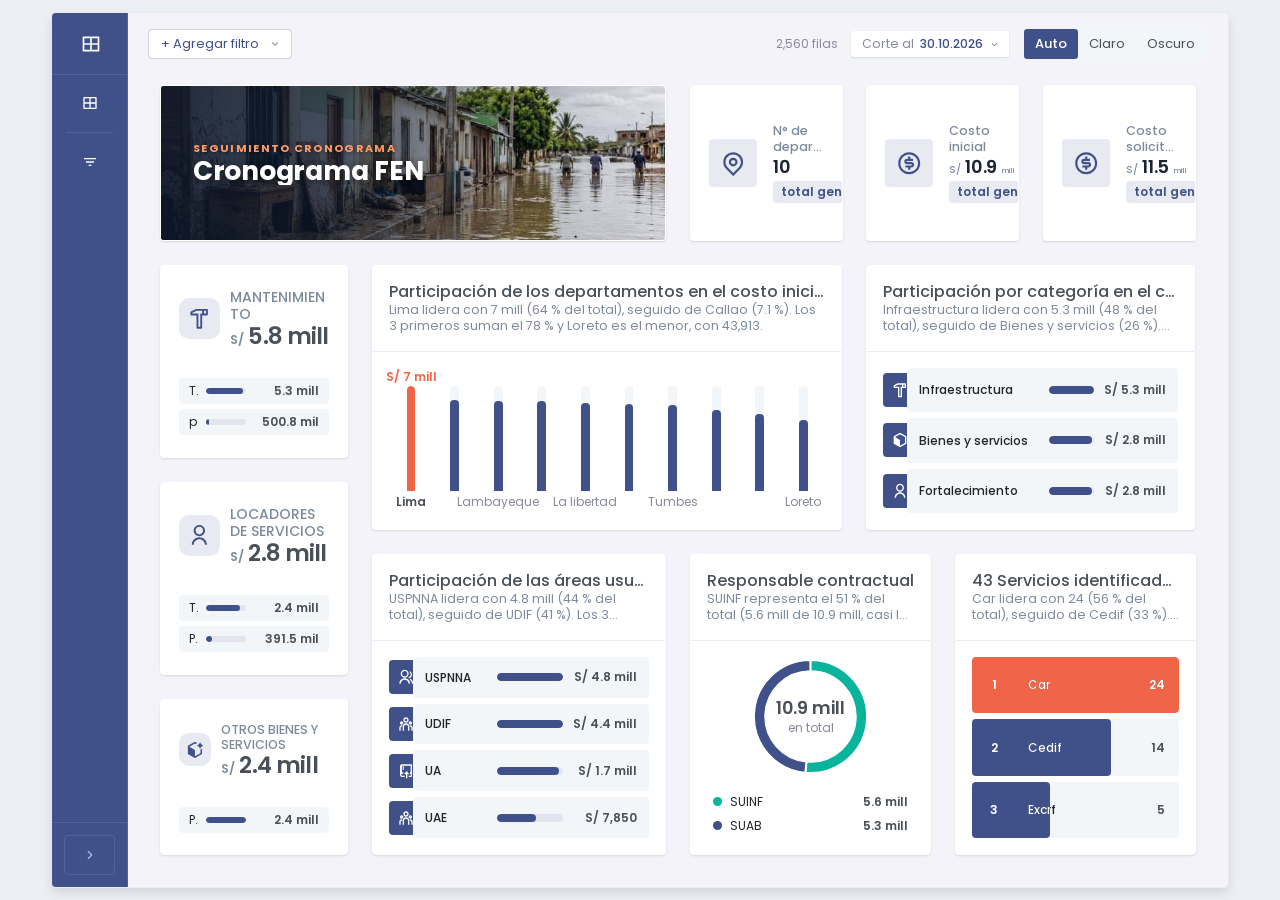
<file: index.html>
<!doctype html>
<html lang="es">
  <head>
    <meta charset="UTF-8" />
    <meta name="viewport" content="width=device-width, initial-scale=1.0" />
    <title>Tablero</title>
    <!-- Visor de un tablero publicado (solo lectura). Esta marca hace que el estado no toque el tablero del creador. -->
    <script>
      window.__VISOR__ = true
    </script>
    <script type="module" crossorigin src="./assets/ver-DT1_JItl.js"></script>
    <link rel="modulepreload" crossorigin href="./assets/indicadores-B5_UEUsx.js">
    <link rel="stylesheet" crossorigin href="./assets/indicadores-DILliDnZ.css">
  </head>
  <body>
    <div id="root"></div>
  </body>
</html>
</file>
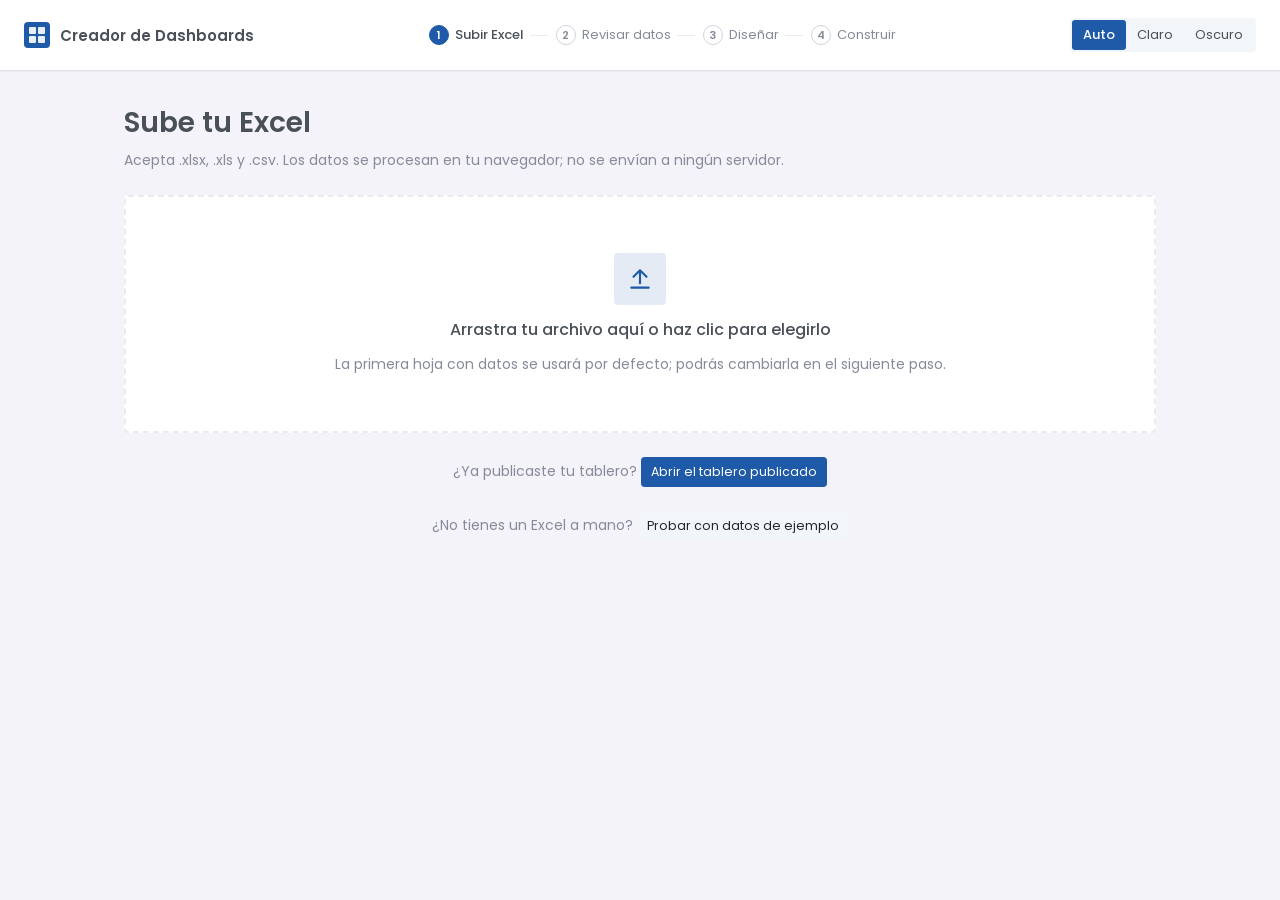
<file: creador.html>
<!doctype html>
<html lang="es">
  <head>
    <meta charset="UTF-8" />
    <meta name="viewport" content="width=device-width, initial-scale=1.0" />
    <title>Creador de Dashboards</title>
    <script type="module" crossorigin src="./assets/main-U_aC8iCL.js"></script>
    <link rel="modulepreload" crossorigin href="./assets/indicadores-B5_UEUsx.js">
    <link rel="stylesheet" crossorigin href="./assets/indicadores-DILliDnZ.css">
  </head>
  <body>
    <div id="root"></div>
  </body>
</html>
</file>
<file: assets/indicadores-DILliDnZ.css>
.react-grid-layout{transition:height .2s;position:relative}.react-grid-item{transition:left .2s,top .2s,width .2s,height .2s}.react-grid-item img{pointer-events:none;-webkit-user-select:none;user-select:none}.react-grid-item.cssTransforms{transition-property:transform,width,height}.react-grid-item.resizing{z-index:1;will-change:width, height;transition:none}.react-grid-item.react-draggable-dragging{z-index:3;will-change:transform;transition:none}.react-grid-item.dropping{visibility:hidden}.react-grid-item.react-grid-placeholder{opacity:.2;z-index:2;-webkit-user-select:none;user-select:none;-o-user-select:none;background:red;transition-duration:.1s}.react-grid-item.react-grid-placeholder.placeholder-resizing{transition:none}.react-grid-item>.react-resizable-handle{width:20px;height:20px;position:absolute}.react-grid-item>.react-resizable-handle:after{content:"";border-bottom:2px solid #0006;border-right:2px solid #0006;width:5px;height:5px;position:absolute;bottom:3px;right:3px}.react-resizable-hide>.react-resizable-handle{display:none}.react-grid-item>.react-resizable-handle.react-resizable-handle-sw{cursor:sw-resize;bottom:0;left:0;transform:rotate(90deg)}.react-grid-item>.react-resizable-handle.react-resizable-handle-se{cursor:se-resize;bottom:0;right:0}.react-grid-item>.react-resizable-handle.react-resizable-handle-nw{cursor:nw-resize;top:0;left:0;transform:rotate(180deg)}.react-grid-item>.react-resizable-handle.react-resizable-handle-ne{cursor:ne-resize;top:0;right:0;transform:rotate(270deg)}.react-grid-item>.react-resizable-handle.react-resizable-handle-w,.react-grid-item>.react-resizable-handle.react-resizable-handle-e{cursor:ew-resize;margin-top:-10px;top:50%}.react-grid-item>.react-resizable-handle.react-resizable-handle-w{left:0;transform:rotate(135deg)}.react-grid-item>.react-resizable-handle.react-resizable-handle-e{right:0;transform:rotate(315deg)}.react-grid-item>.react-resizable-handle.react-resizable-handle-n,.react-grid-item>.react-resizable-handle.react-resizable-handle-s{cursor:ns-resize;margin-left:-10px;left:50%}.react-grid-item>.react-resizable-handle.react-resizable-handle-n{top:0;transform:rotate(225deg)}.react-grid-item>.react-resizable-handle.react-resizable-handle-s{bottom:0;transform:rotate(45deg)}.react-resizable{position:relative}.react-resizable-handle{box-sizing:border-box;background-image:url([data-uri]);background-position:100% 100%;background-repeat:no-repeat;background-origin:content-box;width:20px;height:20px;padding:0 3px 3px 0;position:absolute}.react-resizable-handle-sw{cursor:sw-resize;bottom:0;left:0;transform:rotate(90deg)}.react-resizable-handle-se{cursor:se-resize;bottom:0;right:0}.react-resizable-handle-nw{cursor:nw-resize;top:0;left:0;transform:rotate(180deg)}.react-resizable-handle-ne{cursor:ne-resize;top:0;right:0;transform:rotate(270deg)}.react-resizable-handle-w,.react-resizable-handle-e{cursor:ew-resize;margin-top:-10px;top:50%}.react-resizable-handle-w{left:0;transform:rotate(135deg)}.react-resizable-handle-e{right:0;transform:rotate(315deg)}.react-resizable-handle-n,.react-resizable-handle-s{cursor:ns-resize;margin-left:-10px;left:50%}.react-resizable-handle-n{top:0;transform:rotate(225deg)}.react-resizable-handle-s{bottom:0;transform:rotate(45deg)}@font-face{font-family:Poppins;font-style:normal;font-display:swap;font-weight:400;src:url(./poppins-latin-400-normal-cpxAROuN.woff2)format("woff2"),url(./poppins-latin-400-normal-BOb3E3N0.woff)format("woff")}@font-face{font-family:Poppins;font-style:normal;font-display:swap;font-weight:500;src:url(./poppins-latin-500-normal-C8OXljZJ.woff2)format("woff2"),url(./poppins-latin-500-normal-DGXqpDMm.woff)format("woff")}@font-face{font-family:Poppins;font-style:normal;font-display:swap;font-weight:600;src:url(./poppins-latin-600-normal-zEkxB9Mr.woff2)format("woff2"),url(./poppins-latin-600-normal-BJdTmd5m.woff)format("woff")}@font-face{font-family:Poppins;font-style:normal;font-display:swap;font-weight:700;src:url(./poppins-latin-700-normal-Qrb0O0WB.woff2)format("woff2"),url(./poppins-latin-700-normal-BVuQR_eA.woff)format("woff")}@font-face{font-family:Hanken Grotesk;font-style:normal;font-display:swap;font-weight:400;src:url(./hanken-grotesk-latin-400-normal-BG6hkEXj.woff2)format("woff2"),url(./hanken-grotesk-latin-400-normal-CjyVwvJV.woff)format("woff")}@font-face{font-family:Hanken Grotesk;font-style:normal;font-display:swap;font-weight:500;src:url(./hanken-grotesk-latin-500-normal-DrDcrrxK.woff2)format("woff2"),url(./hanken-grotesk-latin-500-normal-Bo-NxEKf.woff)format("woff")}:root{--lightningcss-light:initial;--lightningcss-dark: ;color-scheme:light;--page:#eceff4;--surface:#fff;--surface-2:#f3f5f8;--track:#edf0f5;--text-primary:#1b2433;--text-secondary:#4b586a;--text-muted:#7d8a9c;--grid:#e4e8ee;--axis:#cbd2dc;--border:#1b243314;--border-strong:#1b243333;--accent:#1e5aa8;--accent-ink:#fff;--accent-soft:#1e5aa81a;--chart-main:#1e5aa8;--chart-highlight:#eb6834;--hb-ico:#1f4e8c;--hb-fill:#2f6db5;--hb-band:#f3f6fa;--hb-track:#dce5f0;--status-bad:#c8102e;--status-mid:#b7791f;--status-good:#0f7a3d;--danger:#c8102e;--good:#0f7a3d;--shadow:0 1px 2px #1018280a, 0 6px 18px #1018280d;--radius:14px;--font:"Poppins", system-ui, -apple-system, "Segoe UI", sans-serif;--font-menu:"Hanken Grotesk", "Poppins", system-ui, sans-serif}@media (prefers-color-scheme:dark){:root:where(:not([data-theme=light])){--lightningcss-light: ;--lightningcss-dark:initial;color-scheme:dark;--page:#0e131a;--surface:#161e2b;--surface-2:#1d2735;--track:#212c3b;--text-primary:#f1f4f8;--text-secondary:#aab6c6;--text-muted:#7c899c;--grid:#263140;--axis:#334155;--border:#ffffff12;--border-strong:#ffffff2e;--accent:#2f6fc4;--accent-soft:#60a5fa29;--chart-main:#3987e5;--chart-highlight:#e8743b;--hb-ico:#2f6fc4;--hb-fill:#5b9be8;--hb-band:#1d2735;--hb-track:#2e3b4c;--status-bad:#f0697d;--status-mid:#e0a93b;--status-good:#3acd7a;--danger:#e24b62;--good:#3acd7a;--shadow:0 1px 2px #0006, 0 8px 24px #0000004d}}:root[data-theme=dark]{--lightningcss-light: ;--lightningcss-dark:initial;color-scheme:dark;--page:#0e131a;--surface:#161e2b;--surface-2:#1d2735;--track:#212c3b;--text-primary:#f1f4f8;--text-secondary:#aab6c6;--text-muted:#7c899c;--grid:#263140;--axis:#334155;--border:#ffffff12;--border-strong:#ffffff2e;--accent:#2f6fc4;--accent-soft:#60a5fa29;--chart-main:#3987e5;--chart-highlight:#e8743b;--hb-ico:#2f6fc4;--hb-fill:#5b9be8;--hb-band:#1d2735;--hb-track:#2e3b4c;--status-bad:#f0697d;--status-mid:#e0a93b;--status-good:#3acd7a;--danger:#e24b62;--good:#3acd7a;--shadow:0 1px 2px #0006, 0 8px 24px #0000004d}*{box-sizing:border-box}html,body,#root{height:100%}body{font-family:var(--font);color:var(--text-primary);background:var(--page);-webkit-font-smoothing:antialiased;margin:0;font-size:14px}h1,h2,h3{letter-spacing:-.01em;margin:0;font-weight:650}button,input,select{font:inherit;color:inherit}input[type=text],input[type=number],select{background:var(--surface);border:1px solid var(--border-strong);border-radius:7px;min-width:0;padding:7px 10px}input:focus-visible,select:focus-visible,button:focus-visible{outline:2px solid var(--accent);outline-offset:1px}label{color:var(--text-secondary);gap:5px;font-size:12px;font-weight:600;display:grid}.btn{border:1px solid var(--border-strong);background:var(--surface);cursor:pointer;white-space:nowrap;border-radius:8px;align-items:center;gap:6px;padding:8px 14px;font-weight:550;display:inline-flex}.btn:disabled{opacity:.5;cursor:not-allowed}.btn.primary:hover{filter:brightness(1.08)}.btn.ghost{background:0 0;border-color:#0000}.btn.ghost:hover{background:var(--surface-2)}.btn.danger{color:var(--danger)}.btn.sm{padding:5px 9px;font-size:13px}.icon-btn{width:28px;height:28px;color:var(--text-secondary);cursor:pointer;background:0 0;border:none;border-radius:6px;place-items:center;display:inline-grid}.muted{color:var(--text-muted)}.card{background:var(--surface);border:1px solid var(--border);border-radius:var(--radius);box-shadow:var(--shadow)}.wizard{flex-direction:column;min-height:100%;display:flex}.wizard-top{border-bottom:1px solid var(--border);background:var(--surface);justify-content:space-between;align-items:center;gap:16px;padding:14px 24px;display:flex}.brand{align-items:center;gap:10px;font-size:15px;font-weight:700;display:flex}.brand-mark{background:var(--accent);border-radius:7px;grid-template-columns:1fr 1fr;gap:2px;width:26px;height:26px;padding:5px;display:grid}.brand-mark span{background:var(--accent-ink);opacity:.9;border-radius:1.5px}.steps{gap:6px;margin:0;padding:0;font-size:13px;list-style:none;display:flex}.steps li{color:var(--text-muted);align-items:center;gap:6px;display:flex}.steps li+li:before{content:"";background:var(--axis);width:18px;height:1px;margin-right:2px}.steps .num{border:1px solid var(--axis);border-radius:50%;place-items:center;width:20px;height:20px;font-size:11px;font-weight:700;display:grid}.wizard-body{flex:1;align-content:start;gap:24px;width:100%;max-width:1080px;margin:0 auto;padding:32px 24px 48px;display:grid}.wizard-body header p{color:var(--text-secondary);margin:6px 0 0}.wizard-actions{justify-content:space-between;gap:12px;display:flex}.dropzone{border:2px dashed var(--border-strong);background:var(--surface);text-align:center;cursor:pointer;border-radius:14px;justify-items:center;gap:12px;padding:56px 24px;transition:border-color .15s,background .15s;display:grid}.dropzone .big-icon{background:var(--accent-soft);width:52px;height:52px;color:var(--accent);border-radius:12px;place-items:center;display:grid}.dropzone strong{font-size:16px}.error{color:var(--danger);font-weight:550}.row{flex-wrap:wrap;align-items:end;gap:12px;display:flex}table.data{border-collapse:collapse;width:100%;font-size:13px}table.data th,table.data td{border-bottom:1px solid var(--grid);text-align:left;white-space:nowrap;padding:7px 12px}table.data th{background:var(--surface);z-index:1;vertical-align:top;font-weight:600;position:sticky;top:0}table.data td.num,table.data th.num{text-align:right;font-variant-numeric:tabular-nums}table.data tbody tr:hover td{background:var(--surface-2)}.type-badge{background:var(--surface-2);width:20px;height:20px;color:var(--text-secondary);border-radius:5px;flex:none;place-items:center;font-size:11px;font-weight:700;display:inline-grid}.setup-grid{grid-template-columns:1fr 1fr;gap:24px;display:grid}.section{align-content:start;gap:14px;padding:20px;display:grid}.section h3{font-size:15px}.layout-options{grid-template-columns:repeat(auto-fill,minmax(150px,1fr));gap:12px;display:grid}.layout-option{border:2px solid var(--border);background:var(--surface);cursor:pointer;text-align:left;border-radius:10px;gap:8px;padding:10px;font-size:13px;font-weight:550;display:grid}.layout-option.selected{border-color:var(--accent);background:var(--accent-soft)}.mini-layout{background:var(--surface-2);border-radius:6px;grid-template-columns:repeat(12,1fr);grid-auto-rows:9px;gap:0;padding:4.5px;display:grid}.mini-layout div{background:var(--axis);border-radius:2px;min-width:0;margin:1.5px}.layout-option.selected .mini-layout div{background:var(--accent);opacity:.75}.choice-group{grid-template-columns:1fr 1fr;gap:10px;display:grid}.choice{border:2px solid var(--border);cursor:pointer;background:var(--surface);text-align:left;border-radius:10px;gap:4px;padding:12px;display:grid}.choice.selected{border-color:var(--accent);background:var(--accent-soft)}.choice span{color:var(--text-secondary);font-size:12px}.page-names{gap:8px;display:grid}.page-names .page-name-row{align-items:center;gap:8px;display:flex}.page-names input{flex:1}.builder{grid-template:"top""main"1fr/minmax(0,1fr);height:100%;display:grid}.topbar-nombre{color:var(--text-secondary);font-size:15px;font-weight:650}.topbar-pagina{border-left:1px solid var(--border);align-items:center;gap:8px;margin-left:16px;padding-left:16px;display:flex}.topbar-pagina b{cursor:help;font-size:13px}.topbar-pagina select{padding:5px 8px;font-size:13px}.topbar{border-bottom:1px solid var(--border);background:var(--surface);grid-area:top;align-items:center;gap:10px;padding:10px 16px;display:flex}.spacer{flex:1}.segmented{border:1px solid var(--border-strong);background:var(--surface-2);border-radius:8px;padding:2px;display:inline-flex}.segmented button{cursor:pointer;color:var(--text-secondary);background:0 0;border:none;border-radius:6px;padding:5px 11px;font-size:13px;font-weight:550}.segmented button.active{background:var(--surface);color:var(--text-primary);box-shadow:0 1px 2px #0000001f}.nav-item{cursor:pointer;text-align:left;width:100%;color:var(--text-secondary);background:0 0;border:none;border-radius:7px;align-items:center;gap:8px;padding:8px 10px;font-weight:550;display:flex}.nav-item:hover{background:var(--surface-2)}.nav-item.active{background:var(--accent-soft);color:var(--accent)}.nav-item input{flex:1;padding:2px 6px}.nav-item .nav-actions{margin-left:auto;display:none}.nav-item:hover .nav-actions{display:flex}.builder.vista-final{grid-template-rows:1fr;grid-template-areas:"main"}.vista-final .main{padding:12px}.main{flex-direction:column;grid-area:main;gap:14px;min-width:0;min-height:0;padding:16px 20px 20px;display:flex;overflow:hidden}.main>*{flex-shrink:0}.banner{background:var(--surface-2);color:var(--text-secondary);border-radius:8px;padding:8px 12px;font-size:13px}.filters{flex-wrap:wrap;align-items:center;gap:8px;display:flex}.filter-chip{position:relative}.filter-chip>button{border:1px solid var(--border-strong);background:var(--surface);cursor:pointer;text-align:left;border-radius:999px;align-items:center;gap:6px;width:100%;padding:5px 8px 5px 12px;font-size:13px;display:flex}.filter-chip>button.active{border-color:var(--accent);background:var(--accent-soft)}.filter-chip .label{text-overflow:ellipsis;white-space:nowrap;flex:1;overflow:hidden}.popover{z-index:50;flex-direction:column;gap:6px;width:260px;max-height:340px;padding:8px;display:flex;position:absolute;top:calc(100% + 6px);left:0}.popover .options{gap:1px;display:grid;overflow:auto}.check{color:var(--text-primary);cursor:pointer;border-radius:5px;align-items:center;gap:8px;padding:5px 6px;font-size:13px;font-weight:450;display:flex}.check:hover{background:var(--surface-2)}.grid-wrap{position:relative}.slot{background:var(--surface);border:1px solid var(--border);border-radius:var(--radius);flex-direction:column;height:100%;transition:border-color .15s,box-shadow .15s;display:flex;position:relative;overflow:hidden}.slot.empty{border:1.5px dashed var(--axis);background:color-mix(in srgb, var(--surface) 55%, transparent);box-shadow:none;cursor:pointer;color:var(--text-muted);justify-content:center;align-items:center}.slot.empty:hover{border-color:var(--accent);color:var(--accent);background:var(--surface);border-style:solid}.slot.empty .add{justify-items:center;gap:8px;font-size:13px;font-weight:600;display:grid}.slot.empty .plus{background:var(--accent-soft);width:40px;height:40px;color:var(--accent);border-radius:50%;place-items:center;font-size:22px;line-height:1;display:grid}.slot.filled.editable{cursor:pointer}.slot-tools{z-index:5;background:var(--surface);border:1px solid var(--border);box-shadow:var(--shadow);opacity:0;border-radius:10px;gap:2px;padding:2px;transition:opacity .12s;display:flex;position:absolute;top:8px;right:8px}.slot:hover .slot-tools,.slot:focus-within .slot-tools{opacity:1}.drag-handle{cursor:grab}.slot-body{flex:1;min-height:0;position:relative}.empty-msg{height:100%;color:var(--text-muted);text-align:center;place-items:center;padding:12px;font-size:13px;display:grid}.panel-backdrop{z-index:80;background:#0f172a73;animation:.15s ease-out fade-in;position:fixed;inset:0}@keyframes fade-in{0%{opacity:0}}.wpanel{z-index:90;background:var(--surface);border-radius:18px;grid-template-rows:auto 1fr auto;width:min(1240px,96vw);margin:0 auto;animation:.18s ease-out pop-in;display:grid;position:fixed;inset:3vh 0;overflow:hidden;box-shadow:0 24px 64px #0f172a47}@keyframes pop-in{0%{opacity:0;transform:translateY(12px)scale(.99)}}.wpanel-head{border-bottom:1px solid var(--grid);align-items:flex-start;gap:12px;padding:18px 22px;display:flex}.wpanel-head h2{font-size:19px}.wpanel-body{grid-template-columns:minmax(0,1.05fr) minmax(0,1fr);min-height:0;display:grid}.picks{flex-wrap:wrap;gap:7px;display:flex}.pick{border:1px solid var(--border-strong);background:var(--surface);color:var(--text-primary);cursor:pointer;border-radius:999px;align-items:center;gap:7px;padding:6px 12px 6px 7px;font-size:13px;font-weight:600;display:inline-flex}.pick:not(:has(.type-badge)){padding-left:12px}.pick .type-badge{border-radius:50%;width:20px;height:20px;font-size:10px}.pick.active .type-badge{color:#fff;background:#ffffff38}.sub-field{gap:6px;margin-top:12px;display:grid}.sub-field>span,.setting>span{color:var(--text-secondary);font-size:12px;font-weight:600}.segmented.wrap{flex-wrap:wrap;justify-self:start}.settings{gap:14px;display:grid}.setting{justify-items:start;gap:6px;display:grid}.setting input[type=text],.setting select{width:100%}.setting.required select{border-color:var(--chart-highlight);box-shadow:0 0 0 3px color-mix(in srgb, var(--chart-highlight) 18%, transparent)}.setting small{color:var(--text-muted);font-size:12px}.toggle{color:var(--text-primary);cursor:pointer;align-items:center;gap:10px;font-size:13px;font-weight:600;display:flex}.toggle small{color:var(--text-muted);font-weight:400}.toggle input{opacity:0;pointer-events:none;position:absolute}.switch{background:var(--axis);border-radius:999px;flex:none;width:34px;height:20px;transition:background .15s;position:relative}.switch:after{content:"";background:#fff;border-radius:50%;width:16px;height:16px;transition:transform .15s;position:absolute;top:2px;left:2px;box-shadow:0 1px 2px #0003}.toggle input:checked+.switch:after{transform:translate(14px)}.toggle input:focus-visible+.switch{outline:2px solid var(--accent);outline-offset:2px}.wpanel-preview{background:var(--page);flex-direction:column;gap:10px;min-height:0;padding:20px 24px 24px;display:flex}.preview-label{letter-spacing:.08em;text-transform:uppercase;color:var(--text-muted);font-size:11px;font-weight:700}.wpanel-preview .live-preview{flex:1;height:auto;min-height:300px;max-height:520px}.wpanel-foot{border-top:1px solid var(--grid);align-items:center;gap:8px;padding:14px 22px;display:flex}.chart-types{grid-template-columns:repeat(auto-fill,minmax(92px,1fr));gap:8px;display:grid}.chart-type{text-align:center;line-height:1.2}.chart-help{color:var(--text-secondary);margin:10px 0 0;font-size:12px}.chart-help a{color:var(--accent);font-weight:600}.chart-type{border:2px solid var(--border);background:var(--surface);cursor:pointer;color:var(--text-secondary);border-radius:9px;justify-items:center;gap:4px;padding:10px 4px 8px;font-size:11px;font-weight:600;display:grid;position:relative}.chart-type .suggested{background:var(--good);color:#fff;border-radius:999px;padding:1px 5px;font-size:9px;position:absolute;top:-8px;right:-4px}@media (width<=820px){.setup-grid{grid-template-columns:1fr}.steps .text{display:none}.tablero,.tablero.rail-abierto{grid-template-columns:minmax(0,1fr)}.tablero-rail,.rail-nav{flex-flow:wrap;align-items:center}.tablero-rail{border-right:none;border-bottom:1px solid var(--border)}.rail-marca{border-bottom:none}.rail-item,.tablero-rail .nav-item{width:auto}.rail-sep,.rail-pie{display:none}.tablero-cuerpo{padding:16px}.wpanel{border-radius:0;width:100vw;inset:0}.wpanel-body{grid-template-rows:auto 1fr;grid-template-columns:1fr;overflow:auto}.wpanel-preview{order:-1}.wpanel-step{border-right:none;overflow:visible}.topbar{flex-wrap:wrap}}.catalog{min-height:100%}.catalog-body{gap:28px;max-width:1320px;margin:0 auto;padding:28px 24px 64px;display:grid}.catalog-hero h1{font-size:28px}.catalog-hero p{color:var(--text-secondary);max-width:680px;margin:8px 0 0;line-height:1.5}.catalog-controls{z-index:20;flex-wrap:wrap;align-items:end;gap:16px 28px;padding:14px 18px;display:flex;position:sticky;top:0}.control{color:var(--text-secondary);gap:6px;font-size:12px;font-weight:600;display:grid}.control small{color:var(--text-muted);max-width:300px;font-weight:400}.chips{flex-wrap:wrap;gap:6px;display:flex}.chip{border:1px solid var(--border-strong);background:var(--surface);cursor:pointer;color:var(--text-secondary);border-radius:999px;padding:5px 12px;font-size:13px;font-weight:550}.catalog-section{gap:14px;display:grid}.catalog-section h2{font-size:18px}.catalog-grid{grid-template-columns:repeat(auto-fill,minmax(min(100%,360px),1fr));gap:16px;display:grid}.chart-card{flex-direction:column;display:flex;overflow:hidden}.badge{white-space:nowrap;border-radius:999px;padding:3px 8px;font-size:11px;font-weight:650}.badge.ok{background:color-mix(in srgb, var(--good) 14%, transparent);color:var(--good)}.badge.soon{background:var(--surface-2);color:var(--text-muted)}.chart-card-preview{height:250px;margin:4px 8px 0;position:relative}.chart-card-info{color:var(--text-secondary);border-top:1px solid var(--grid);gap:6px;margin-top:8px;padding:10px 16px 16px;font-size:13px;display:grid}.chart-card-info p{margin:0;line-height:1.45}.chart-card-info .req{color:var(--text-muted);font-size:12px}.link-btn{text-decoration:none}a.btn:not(.primary){color:var(--text-primary)}.slot-head{align-items:flex-start;gap:8px;padding:16px 20px 0;display:flex}.slot-head>.ico{color:var(--accent);padding-top:2px;display:grid}.slot-titles{flex:1;min-width:0}.slot-titles h3{letter-spacing:-.1px;text-overflow:ellipsis;white-space:nowrap;font-size:18px;font-weight:600;line-height:1.15;overflow:hidden}.slot-titles p{color:var(--text-muted);-webkit-line-clamp:2;-webkit-box-orient:vertical;margin:1px 0 0;font-size:12.5px;line-height:1.3;display:-webkit-box;overflow:hidden}.slot{box-shadow:var(--shadow)}.slot-body{margin:14px 20px 18px}.live-preview{border:1px solid var(--border);border-radius:var(--radius);background:var(--surface);flex-direction:column;height:280px;display:flex;overflow:hidden}.wpanel{height:auto;inset:4vh 0}.wpanel-head{align-items:center;gap:16px}.wpanel-head h2{flex:none}.stepper{flex-wrap:wrap;flex:1;justify-content:center;gap:4px;display:flex}.stepper button{color:var(--text-muted);cursor:pointer;background:0 0;border:none;border-radius:999px;align-items:center;gap:7px;padding:6px 12px 6px 6px;font-size:13px;font-weight:600;display:inline-flex}.stepper button:hover{background:var(--surface-2)}.stepper .num{border:1.5px solid var(--axis);border-radius:50%;place-items:center;width:22px;height:22px;font-size:11px;font-weight:700;display:grid}.stepper button.done .num{background:var(--accent-soft);color:var(--accent);border-color:#0000}.wpanel-step{border-right:1px solid var(--grid);padding:24px 28px;overflow:auto}.step-page h3{font-size:20px}.step-hint{color:var(--text-muted);margin:4px 0 18px;font-size:13px}.pick.muted-pick:not(.active){color:var(--text-secondary);border-style:dashed}.setting-row{flex-wrap:wrap;gap:14px 18px;display:flex}.setting-row .setting{flex:180px}.setting input[type=number],.setting input[type=text],.setting select{width:100%}.setting-group{background:var(--surface-2);border-radius:12px;gap:10px;padding:14px;display:grid}.setting-group.required{box-shadow:inset 0 0 0 1.5px var(--chart-highlight)}.group-title{font-size:13px;font-weight:700}.clean-card{flex-wrap:wrap;align-items:center;gap:20px;padding:14px 18px;display:flex}.clean-text{color:var(--text-secondary);flex:360px;gap:3px;font-size:13px;display:grid}.clean-text>b{color:var(--text-primary);font-size:14px}.col-head{color:var(--text-primary);cursor:pointer;white-space:nowrap;background:0 0;border:1px solid #0000;border-radius:8px;align-items:center;gap:7px;padding:4px 8px 4px 4px;font-size:13px;font-weight:700;display:inline-flex}.col-head .caret{color:var(--text-muted);font-size:10px}th.num .col-head{flex-direction:row-reverse}.col-menu{z-index:60;gap:2px;width:240px;padding:8px;display:grid;position:fixed}.col-menu-title{letter-spacing:.06em;text-transform:uppercase;color:var(--text-muted);padding:6px 8px 4px;font-size:11px;font-weight:700}.col-menu-item{text-align:left;cursor:pointer;background:0 0;border:none;border-radius:7px;grid-template-columns:auto 1fr;align-items:center;column-gap:8px;padding:6px 8px;font-size:13px;font-weight:600;display:grid}.col-menu-item small{color:var(--text-muted);grid-column:2;font-size:11px;font-weight:400}.col-menu-item:not(:has(.type-badge)){grid-template-columns:1fr}.col-groups{gap:16px;display:grid}.col-group{padding:16px 18px 8px}.col-group h3{align-items:center;gap:9px;margin-bottom:6px;font-size:15px;display:flex}.col-group h3 small{color:var(--text-muted);font-size:12px;font-weight:400}.col-group ul{margin:0;padding:0;list-style:none}.col-group li{border-top:1px solid var(--grid);grid-template-columns:minmax(140px,240px) 1fr auto auto;align-items:center;gap:16px;padding:9px 4px;font-size:13px;display:grid}.col-name{text-overflow:ellipsis;white-space:nowrap;font-weight:600;overflow:hidden}.col-summary{color:var(--text-secondary);text-overflow:ellipsis;white-space:nowrap;min-width:0;overflow:hidden}.col-empty{color:var(--text-muted);white-space:nowrap;font-size:12px}.col-empty.has{color:var(--chart-highlight);font-weight:600}.col-group .col-head{color:var(--text-secondary);border-color:var(--border);padding:4px 8px;font-size:12px;font-weight:600}@media (width<=720px){.col-group li{grid-template-columns:1fr auto;gap:4px 12px}.col-summary{grid-area:2/1/auto/-1}.col-empty{display:none}}.order-list{gap:8px;display:grid}.order-list ol{background:var(--surface-2);border-radius:10px;gap:4px;max-height:230px;margin:0;padding:4px;list-style:none;display:grid;overflow:auto}.order-list li{background:var(--surface);border:1px solid var(--border);cursor:grab;touch-action:none;-webkit-user-select:none;user-select:none;border-radius:8px;grid-template-columns:auto 1fr auto auto;align-items:center;gap:6px;padding:3px 4px 3px 10px;font-size:13px;display:grid}.order-list li .name{text-overflow:ellipsis;white-space:nowrap;overflow:hidden}.order-list li .grip{color:var(--text-muted)}.order-list li.dragging{opacity:.4}.order-list .icon-btn{width:24px;height:24px}.order-list .icon-btn:disabled{opacity:.3;cursor:default}.wfilters{grid-template-columns:repeat(auto-fill,minmax(220px,1fr));gap:10px;display:grid}.wfilters:empty{display:none}.filter-box{align-content:start}.filter-box-head{align-items:center;gap:8px;display:flex}.filter-box-head .group-title{text-overflow:ellipsis;white-space:nowrap;flex:1;overflow:hidden}.filter-box-head small{font-size:11px}.filter-options{background:var(--surface);border-radius:8px;gap:1px;max-height:170px;padding:4px;display:grid;overflow:auto}.badge-filtered{background:color-mix(in srgb, var(--chart-highlight) 15%, transparent);color:var(--chart-highlight);border-radius:999px;margin-top:4px;padding:2px 8px;font-size:11px;font-weight:700;display:inline-block}.auto-desc{background:var(--surface-2);color:var(--text-secondary);border-radius:10px;margin:0;padding:10px 12px;font-size:13px}.setting>select,.setting>input{width:100%}.kpi-grid .chart-card{min-height:0;overflow:hidden}.barra{flex-wrap:wrap;display:flex}.lb{font-variant-numeric:tabular-nums;border-radius:14px;width:100%;height:100%;min-height:178px;position:relative;overflow:hidden;container-type:inline-size}.lb-noche{color:#e2e8f0;background:radial-gradient(120% 120% at 0 0,#1e293b 0%,#0b1220 60%);flex-direction:column;padding:18px 20px 0;display:flex}.lb-noche-top{letter-spacing:.09em;text-transform:uppercase;color:#7c8da6;justify-content:space-between;align-items:center;font-size:11.5px;font-weight:700;display:flex}.lb-noche-top em{letter-spacing:0;border-radius:999px;padding:3px 9px;font-size:12px;font-style:normal}.lb-noche-top em.up{color:#34d399;background:#34d39924}.lb-noche-top em.down{color:#f87171;background:#f8717124}.lb-noche-cifra{letter-spacing:-.035em;background:linear-gradient(100deg,#f8fafc 20%,#7dd3fc 130%);color:#0000;-webkit-background-clip:text;background-clip:text;margin:12px 0 0;font-size:clamp(34px,13cqw,52px);font-weight:700;line-height:1}.lb-noche-cifra i{color:#64748b;-webkit-text-fill-color:#64748b;margin-left:7px;font-size:.34em;font-style:normal;font-weight:600}.lb-noche-svg{width:calc(100% + 40px);height:74px;margin:auto -20px 0}.lb-noche-dot{background:#7dd3fc;border-radius:50%;width:9px;height:9px;position:absolute;bottom:56px;right:18px;box-shadow:0 0 0 4px #7dd3fc38,0 0 14px 2px #7dd3fccc}.lb-cristal{padding:0}.lb-malla{background:radial-gradient(60% 80% at 15% 20%,#6366f1 0%,#0000 60%),radial-gradient(70% 70% at 85% 10%,#06b6d4 0%,#0000 55%),radial-gradient(80% 90% at 70% 95%,#8b5cf6 0%,#0000 60%),linear-gradient(140deg,#1e3a8a,#0f172a);position:absolute;inset:0}.lb-vidrio{-webkit-backdrop-filter:blur(14px)saturate(150%);color:#fff;background:#ffffff24;border:1px solid #ffffff47;border-radius:16px;flex-direction:column;justify-content:center;padding:16px 18px;display:flex;position:absolute;inset:14px;box-shadow:inset 0 1px #ffffff73,0 10px 30px #02061759}.lb-cristal-label{letter-spacing:.1em;text-transform:uppercase;opacity:.85;font-size:11.5px;font-weight:700}.lb-cristal-cifra{letter-spacing:-.03em;margin:6px 0 2px;font-size:clamp(32px,12cqw,46px);font-weight:700;line-height:1}.lb-cristal-sub{opacity:.85;font-size:12.5px}.lb-cristal-anillo{filter:drop-shadow(0 3px 10px #0206174d);width:92px;height:92px;position:absolute;top:50%;right:14px;transform:translateY(-50%)}.lb-edit{background:var(--surface);color:var(--text-primary);flex-direction:column;padding:20px 22px 16px;display:flex}.lb-edit-cabeza{border-bottom:1px solid var(--text-primary);letter-spacing:.22em;text-transform:uppercase;justify-content:space-between;align-items:baseline;padding-bottom:10px;font-size:11px;font-weight:600;display:flex}.lb-edit-num{color:var(--text-muted);letter-spacing:.1em;font-size:11px}.lb-edit-cifra{letter-spacing:-.05em;margin:16px 0 0;font-size:clamp(44px,17cqw,74px);font-weight:200;line-height:.95}.lb-edit-cifra i{letter-spacing:.02em;color:var(--text-muted);margin-left:10px;font-size:.22em;font-style:normal;font-weight:400}.lb-edit-svg{width:100%;height:28px;color:var(--text-muted);margin:10px 0 0}.lb-edit-pie{border-top:1px solid var(--border);color:var(--text-muted);justify-content:space-between;gap:12px;margin-top:auto;padding-top:10px;font-size:12px;display:flex}.lb-edit-pie b.up{color:var(--status-good)}.lb-edit-pie b.down{color:var(--status-bad)}.lb-instr{background:var(--surface);align-items:center;gap:8px;padding:8px 16px 8px 4px;display:flex}.lb-instr svg{flex:none;width:176px;height:132px}.lb-instr-pct{fill:var(--text-primary);letter-spacing:-.02em;font-size:19px;font-weight:700}.lb-instr-txt{flex-direction:column;gap:2px;min-width:0;display:flex}.lb-instr-txt span{letter-spacing:.08em;text-transform:uppercase;color:var(--text-muted);font-size:11.5px;font-weight:700}.lb-instr-txt b{letter-spacing:-.025em;color:var(--text-primary);font-size:26px;font-weight:700}.lb-instr-txt em{color:var(--text-muted);font-size:12.5px;font-style:normal}.lb-cinta{background:var(--surface);flex-direction:column;padding:18px 20px;display:flex}.lb-cinta-flama{text-align:center;background:var(--accent);width:128px;color:var(--accent-ink);padding:5px 0;font-size:12px;font-weight:700;position:absolute;top:16px;right:-32px;transform:rotate(38deg);box-shadow:0 3px 10px #1018282e}.lb-cinta-label{letter-spacing:.08em;text-transform:uppercase;color:var(--text-muted);font-size:11.5px;font-weight:700}.lb-cinta-cifra{letter-spacing:-.03em;color:var(--text-primary);margin:8px 0 auto;font-size:clamp(30px,11cqw,44px);font-weight:700;line-height:1}.lb-cinta-cifra i{color:var(--text-muted);margin-left:6px;font-size:.34em;font-style:normal;font-weight:600}.lb-cinta-riel{background:var(--track);border-radius:999px;height:10px;margin:16px 0 8px;position:relative;box-shadow:inset 0 1px 2px #1018281f}.lb-cinta-relleno{background:linear-gradient(90deg, var(--accent), var(--chart-highlight));border-radius:999px;position:absolute;inset:0 auto 0 0}.lb-cinta-marca{background:var(--surface);border:3px solid var(--chart-highlight);border-radius:50%;width:18px;height:18px;margin:-9px 0 0 -9px;position:absolute;top:50%;box-shadow:0 2px 6px #1018283d}.lb-cinta-pie{color:var(--text-muted);justify-content:space-between;font-size:12px;display:flex}.lb-bloque{background:var(--surface);grid-template-columns:38% 1fr;display:grid}.lb-bloque-color{background:linear-gradient(160deg, var(--accent), color-mix(in srgb, var(--accent) 70%, #000));color:#fff;flex-direction:column;justify-content:space-between;padding:16px 14px;display:flex}.lb-bloque-color svg{opacity:.9;width:26px;height:26px}.lb-bloque-color span{letter-spacing:.06em;text-transform:uppercase;font-size:12px;font-weight:700;line-height:1.3}.lb-bloque-dato{flex-direction:column;padding:16px 18px;display:flex}.lb-bloque-dato p{letter-spacing:-.03em;color:var(--text-primary);margin:0;font-size:clamp(28px,11cqw,40px);font-weight:700;line-height:1}.lb-bloque-dato p i{color:var(--text-muted);margin-left:6px;font-size:.34em;font-style:normal;font-weight:600}.lb-bloque-dato em{margin-top:6px;font-size:12.5px;font-style:normal;font-weight:700}.lb-bloque-dato em.up{color:var(--status-good)}.lb-bloque-dato em.down{color:var(--status-bad)}.lb-bloque-barras{align-items:flex-end;gap:4px;height:46px;margin-top:auto;display:flex}.lb-bloque-barras i{background:var(--accent);border-radius:2px 2px 0 0;flex:1;min-height:3px}.lb-relieve{background:var(--track);flex-direction:column;justify-content:center;gap:4px;padding:20px 22px;display:flex;box-shadow:inset 0 1px #ffffffb3}.lb-relieve-label{letter-spacing:.1em;text-transform:uppercase;color:var(--text-muted);font-size:11.5px;font-weight:700}.lb-relieve-cifra{letter-spacing:-.03em;color:var(--text-primary);text-shadow:0 1px #fffc;margin:4px 0 14px;font-size:clamp(32px,13cqw,48px);font-weight:700;line-height:1}.lb-relieve-canal{background:var(--page);border-radius:999px;height:16px;padding:3px;box-shadow:inset 2px 2px 5px #1018282e,inset -2px -2px 5px #ffffffd9}.lb-relieve-canal span{background:linear-gradient(180deg, color-mix(in srgb, var(--accent) 85%, #fff), var(--accent));border-radius:999px;height:100%;display:block;box-shadow:0 1px 2px #1018284d}.lb-relieve-pie{color:var(--text-muted);justify-content:space-between;margin-top:10px;font-size:12px;display:flex}.lb-panel{background:var(--surface);flex-direction:column;gap:10px;padding:16px 18px;display:flex}.lb-panel-cabeza{letter-spacing:.08em;text-transform:uppercase;color:var(--text-muted);justify-content:space-between;align-items:center;font-size:11.5px;font-weight:700;display:flex}.lb-panel-cabeza em{letter-spacing:0;font-size:12.5px;font-style:normal}.lb-panel-cabeza em.up{color:var(--status-good)}.lb-panel-cabeza em.down{color:var(--status-bad)}.lb-panel-fila{align-items:flex-end;gap:14px;display:flex}.lb-panel-cifra{letter-spacing:-.03em;color:var(--text-primary);flex:none;margin:0;font-size:clamp(26px,10cqw,38px);font-weight:700;line-height:1}.lb-panel-cifra i{color:var(--text-muted);margin-left:5px;font-size:.34em;font-style:normal;font-weight:600}.lb-panel-svg{flex:1;min-width:0;height:44px}.lb-panel-meta{color:var(--text-muted);align-items:center;gap:9px;font-size:12px;display:flex}.lb-panel-riel{background:var(--track);border-radius:3px;flex:1;height:6px;overflow:hidden}.lb-panel-riel span{background:var(--accent);border-radius:3px;height:100%;display:block}.lb-panel-meta b{color:var(--text-primary)}.lb-panel-partes{border-top:1px solid var(--border);flex-direction:column;gap:5px;margin:2px 0 0;padding:8px 0 0;font-size:12.5px;list-style:none;display:flex}.lb-panel-partes li{color:var(--text-secondary);grid-template-columns:86px 1fr auto;align-items:center;gap:9px;display:grid}.lb-panel-partes i{background:color-mix(in srgb, var(--accent) 70%, var(--surface));border-radius:3px;min-width:3px;height:7px}.lb-panel-partes b{color:var(--text-primary);font-variant-numeric:tabular-nums}.libre-grid .chart-card{min-height:0;padding:0;overflow:hidden}.libre-caso>h3{margin:0 0 2px;font-size:15px}.libre-caso>p{color:var(--text-muted);margin:0 0 10px;font-size:13px;line-height:1.45}.lb-neon{background:#09090f;border:1px solid #f0abfc59;flex-direction:column;padding:18px 20px 0;display:flex;box-shadow:inset 0 0 28px #f0abfc1f,0 0 22px #f0abfc1a}.lb-neon-label{letter-spacing:.22em;text-transform:uppercase;color:#d8b4fe;font-size:11px;font-weight:700}.lb-neon-cifra{letter-spacing:-.03em;color:#fdf4ff;text-shadow:0 0 16px #f0abfcbf,0 0 34px #d946ef73;margin:10px 0 0;font-size:clamp(34px,13cqw,52px);font-weight:700;line-height:1}.lb-neon-cifra i{color:#a78bfa;text-shadow:none;margin-left:7px;font-size:.32em;font-style:normal;font-weight:600}.lb-neon-svg{width:calc(100% + 40px);height:56px;margin:auto -20px 0}.lb-neon-delta{font-size:12.5px;font-weight:700;position:absolute;top:16px;right:18px}.lb-neon-delta.up{color:#4ade80;text-shadow:0 0 12px #4ade80b3}.lb-neon-delta.down{color:#fb7185;text-shadow:0 0 12px #fb7185b3}.lb-term{background:#0a0e0a;flex-direction:column;font-family:ui-monospace,Cascadia Mono,Consolas,monospace;display:flex}.lb-term-barra{background:#151b15;border-bottom:1px solid #1f2a1f;align-items:center;gap:6px;padding:8px 12px;display:flex}.lb-term-barra i{background:#3f4a3f;border-radius:50%;width:9px;height:9px}.lb-term-barra i:first-child{background:#ef4444}.lb-term-barra i:nth-child(2){background:#eab308}.lb-term-barra i:nth-child(3){background:#22c55e}.lb-term-barra span{color:#6b7a6b;margin-left:6px;font-size:11px}.lb-term-cuerpo{color:#4ade80;padding:12px 14px;font-size:12.5px;line-height:1.5}.lb-term-linea b{color:#a3e635}.lb-term-linea,.lb-term-serie,.lb-term-cifra{margin:0}.lb-term-cifra{color:#86efac;letter-spacing:-.01em;margin:6px 0 2px;font-size:clamp(24px,9cqw,34px);font-weight:700}.lb-term-serie{color:#22c55e;letter-spacing:1px;margin-bottom:4px;font-size:15px}.lb-term .cursor{animation:1.1s steps(2,end) infinite parpadeo}@keyframes parpadeo{50%{opacity:0}}.lb-prensa{color:#14161a;background:#fbfaf7;border-top:5px solid #14161a;flex-direction:column;padding:18px 20px;display:flex}.lb-prensa-ante{letter-spacing:.24em;text-transform:uppercase;color:#9a1b1b;font-size:10.5px;font-weight:700}.lb-prensa-cifra{letter-spacing:-.03em;margin:8px 0 4px;font-family:Georgia,Times New Roman,serif;font-size:clamp(40px,15cqw,62px);font-weight:700;line-height:.95}.lb-prensa-cifra i{color:#5b6472;margin-left:8px;font-size:.26em;font-style:normal;font-weight:400}.lb-prensa-bajada{color:#333a45;border-bottom:1px solid #d8d3c8;margin:0;padding-bottom:10px;font-family:Georgia,Times New Roman,serif;font-size:15px;line-height:1.35}.lb-prensa-pie{color:#6b7280;gap:6px;margin-top:auto;padding-top:8px;font-size:11.5px;display:flex}.lb-prensa-pie b.up{color:#166534}.lb-prensa-pie b.down{color:#9a1b1b}.lb-suizo{background:var(--surface);flex-direction:column;justify-content:flex-end;padding:20px;display:flex}.lb-suizo-rejilla{pointer-events:none;grid-template-columns:repeat(4,1fr);display:grid;position:absolute;inset:0}.lb-suizo-rejilla i{border-left:1px solid var(--border)}.lb-suizo-punto{background:#e8482b;border-radius:50%;width:12px;height:12px;position:absolute;top:20px;left:20px}.lb-suizo-label{letter-spacing:.1em;text-transform:uppercase;color:var(--text-primary);font-size:11px;font-weight:700}.lb-suizo-cifra{letter-spacing:-.05em;color:var(--text-primary);margin:4px 0 0;font-size:clamp(38px,15cqw,60px);font-weight:700;line-height:.9}.lb-suizo-unidad{color:var(--text-muted);margin-top:6px;font-size:12px}.lb-sello{background:var(--surface);color:var(--accent);place-items:center;padding:8px;display:grid}.lb-sello svg{opacity:.92;width:158px;height:158px;transform:rotate(-7deg)}.lb-sello-curva{fill:currentColor;letter-spacing:.24em;font-size:15px;font-weight:700}.lb-sello-cifra{fill:currentColor;letter-spacing:-.02em;font-size:38px;font-weight:700}.lb-regla{background:var(--surface);flex-direction:column;padding:18px 20px 14px;display:flex}.lb-regla-label{letter-spacing:.08em;text-transform:uppercase;color:var(--text-muted);font-size:11.5px;font-weight:700}.lb-regla-cifra{letter-spacing:-.03em;color:var(--text-primary);margin:6px 0 auto;font-size:clamp(28px,11cqw,40px);font-weight:700;line-height:1}.lb-regla-cifra i{color:var(--text-muted);margin-left:6px;font-size:.34em;font-style:normal;font-weight:600}.lb-regla-svg{width:100%;height:54px;margin:10px 0 2px}.lb-regla-cuerpo{fill:var(--track)}.lb-regla-marca{stroke:var(--text-muted);stroke-width:1px}.lb-regla-cursor{fill:var(--chart-highlight)}.lb-regla-aguja{stroke:var(--chart-highlight);stroke-width:2px}.lb-regla-pie{color:var(--text-muted);justify-content:space-between;font-size:11.5px;display:flex}.lb-sem{background:var(--surface);align-items:center;gap:18px;padding:16px 20px;display:flex}.lb-sem-caja{background:#1b2029;border-radius:14px;flex-direction:column;flex:none;gap:9px;padding:11px 9px;display:flex;box-shadow:inset 0 2px 6px #00000080}.lb-sem-luz{background:#2c333f;border-radius:50%;width:26px;height:26px}.lb-sem-txt{flex-direction:column;gap:2px;min-width:0;display:flex}.lb-sem-txt span{letter-spacing:.08em;text-transform:uppercase;color:var(--text-muted);font-size:11.5px;font-weight:700}.lb-sem-txt b{letter-spacing:-.03em;color:var(--text-primary);font-size:clamp(26px,10cqw,38px);font-weight:700;line-height:1.05}.lb-sem-txt em{color:var(--text-muted);font-size:12.5px;font-style:normal}.lb-termo{background:var(--surface);align-items:center;gap:8px;padding:10px 18px 10px 8px;display:flex}.lb-termo svg{flex:none;width:84px;height:162px}.lb-termo-tubo{fill:var(--track);stroke:var(--border-strong);stroke-width:1px}.lb-termo-borde{fill:none;stroke:#ffffff59;stroke-width:1.5px}.lb-termo-marca{stroke:var(--text-muted);stroke-width:1.2px}.lb-termo-num{fill:var(--text-muted);font-size:9.5px}.lb-termo-txt{flex-direction:column;gap:2px;min-width:0;display:flex}.lb-termo-txt span{letter-spacing:.08em;text-transform:uppercase;color:var(--text-muted);font-size:11.5px;font-weight:700}.lb-termo-txt b{letter-spacing:-.03em;color:var(--text-primary);font-size:clamp(26px,10cqw,36px);font-weight:700}.lb-termo-txt em{color:var(--text-muted);font-size:12.5px;font-style:normal}.lb-bat{background:var(--surface);flex-direction:column;padding:18px 20px;display:flex}.lb-bat-label{letter-spacing:.08em;text-transform:uppercase;color:var(--text-muted);font-size:11.5px;font-weight:700}.lb-bat-cifra{letter-spacing:-.03em;color:var(--text-primary);margin:6px 0 auto;font-size:clamp(30px,12cqw,44px);font-weight:700;line-height:1}.lb-bat-caja{align-items:stretch;gap:3px;margin:14px 0 10px;display:flex}.lb-bat-celdas{border:2px solid var(--text-primary);border-radius:6px;flex:1;gap:3px;height:34px;padding:4px;display:flex}.lb-bat-celdas i{background:var(--track);border-radius:1px;flex:1}.lb-bat-polo{background:var(--text-primary);border-radius:0 3px 3px 0;align-self:center;width:6px;height:14px}.lb-bat-pie{color:var(--text-muted);justify-content:space-between;font-size:12px;display:flex}.lb-seg{background:#10141c;flex-direction:column;gap:12px;padding:18px 20px;display:flex}.lb-seg-label{letter-spacing:.2em;text-transform:uppercase;color:#64748b;font-size:11px;font-weight:700}.lb-seg-svg{width:100%;max-height:74px;margin:auto 0}.lb-seg-svg .on{fill:#f97316;filter:drop-shadow(0 0 5px #f97316b3)}.lb-seg-svg .off{fill:#f973161a}.lb-seg-pie{color:#64748b;justify-content:space-between;font-size:12px;display:flex}.lb-seg-pie b.up{color:#4ade80}.lb-seg-pie b.down{color:#fb7185}.lb-pulso{background:#060d0a;flex-direction:column;padding:18px 20px 0;display:flex}.lb-pulso-label{letter-spacing:.2em;text-transform:uppercase;color:#4d7c66;font-size:11px;font-weight:700}.lb-pulso-cifra{letter-spacing:-.03em;color:#bbf7d0;margin:8px 0 0;font-size:clamp(30px,12cqw,44px);font-weight:700;line-height:1}.lb-pulso-cifra i{color:#4d7c66;margin-left:7px;font-size:.32em;font-style:normal;font-weight:600}.lb-pulso-svg{width:calc(100% + 40px);height:64px;margin:auto -20px 0}.lb-pulso-punto{background:#22c55e;border-radius:50%;width:8px;height:8px;animation:1.6s ease-in-out infinite latido;position:absolute;bottom:26px;right:16px;box-shadow:0 0 0 5px #22c55e2e,0 0 16px 3px #22c55ee6}@keyframes latido{50%{box-shadow:0 0 0 10px #22c55e00,0 0 16px 3px #22c55ee6}}.lb-picto{background:var(--surface);flex-direction:column;gap:8px;padding:16px 18px;display:flex}.lb-picto-label{letter-spacing:.08em;text-transform:uppercase;color:var(--text-muted);font-size:11.5px;font-weight:700}.lb-picto-cifra{letter-spacing:-.03em;color:var(--text-primary);align-items:baseline;gap:10px;margin:0;font-size:clamp(26px,10cqw,36px);font-weight:700;line-height:1;display:flex}.lb-picto-cifra i{color:var(--text-muted);font-size:.34em;font-style:normal;font-weight:500}.lb-picto-rejilla{grid-template-columns:repeat(20,1fr);gap:3px;margin-top:auto;display:grid}.lb-picto-rejilla i{aspect-ratio:1;background:var(--track);border-radius:2px}.lb-picto-rejilla i.on{background:var(--accent)}.lb-burbu{background:var(--surface);align-items:center;gap:10px;padding:10px 18px 10px 6px;display:flex}.lb-burbu svg{flex:none;width:150px;height:150px}.lb-burbu-meta{fill:none;stroke:var(--axis);stroke-width:1.5px;stroke-dasharray:4 5}.lb-burbu-valor{fill:color-mix(in srgb, var(--accent) 80%, transparent)}.lb-burbu-txt{flex-direction:column;gap:2px;min-width:0;display:flex}.lb-burbu-txt span{letter-spacing:.08em;text-transform:uppercase;color:var(--text-muted);font-size:11.5px;font-weight:700}.lb-burbu-txt b{letter-spacing:-.03em;color:var(--text-primary);font-size:clamp(24px,9cqw,34px);font-weight:700}.lb-burbu-txt em{color:var(--text-muted);font-size:12.5px;font-style:normal}.lb-ticket{color:#1f2430;--dientes:7px;-webkit-mask:radial-gradient(var(--dientes) at 50% 0, transparent 98%, #000) 0 0 / 18px 100% repeat-x, radial-gradient(var(--dientes) at 50% 100%, transparent 98%, #000) 0 100% / 18px 100% repeat-x;-webkit-mask:radial-gradient(var(--dientes) at 50% 0, transparent 98%, #000) 0 0 / 18px 100% repeat-x, radial-gradient(var(--dientes) at 50% 100%, transparent 98%, #000) 0 100% / 18px 100% repeat-x;mask:radial-gradient(var(--dientes) at 50% 0, transparent 98%, #000) 0 0 / 18px 100% repeat-x, radial-gradient(var(--dientes) at 50% 100%, transparent 98%, #000) 0 100% / 18px 100% repeat-x;-webkit-mask-composite:source-in;background:#fffdf8;flex-direction:column;gap:5px;padding:16px 20px;font-family:ui-monospace,Cascadia Mono,Consolas,monospace;display:flex;-webkit-mask-composite:source-in;mask-composite:intersect}.lb-ticket p{margin:0;font-size:12.5px}.lb-ticket-cab{text-align:center;letter-spacing:.14em;padding-top:4px;font-weight:700;margin-bottom:8px!important}.lb-ticket-fila{justify-content:space-between;gap:10px;display:flex}.lb-ticket-fila.total{font-size:17px;font-weight:700}.lb-ticket-sep{color:#9aa0ab;white-space:nowrap;overflow:hidden}.lb-ticket-pie{text-align:center;color:#9aa0ab;padding-bottom:4px;margin-top:auto!important;font-size:10.5px!important}.lb-marca{background:#11151b;flex-direction:column;justify-content:center;gap:12px;padding:18px 20px;display:flex}.lb-marca-label{letter-spacing:.22em;text-transform:uppercase;color:#7b8798;font-size:11px;font-weight:700}.lb-marca-digitos{gap:5px;display:flex}.lb-marca-digitos span{text-align:center;color:#fbbf24;text-shadow:0 0 12px #fbbf248c;font-variant-numeric:tabular-nums;background:#060a0f;border-radius:6px;min-width:34px;padding:8px 4px;font-size:30px;font-weight:700;box-shadow:inset 0 2px 5px #000000b3}.lb-marca-digitos span.sep{min-width:12px;box-shadow:none;background:0 0;padding-left:0;padding-right:0}.lb-marca-delta{font-size:12.5px;font-weight:700}.lb-marca-delta.up{color:#4ade80}.lb-marca-delta.down{color:#fb7185}.lb-cal{background:var(--surface);flex-direction:column;gap:12px;padding:16px 18px;display:flex}.lb-cal-top{justify-content:space-between;align-items:baseline;gap:10px;display:flex}.lb-cal-top span{letter-spacing:.08em;text-transform:uppercase;color:var(--text-muted);font-size:11.5px;font-weight:700}.lb-cal-top b{letter-spacing:-.03em;color:var(--text-primary);font-size:clamp(24px,9cqw,34px);font-weight:700}.lb-cal-top b i{color:var(--text-muted);margin-left:5px;font-size:.36em;font-style:normal;font-weight:600}.lb-cal-rejilla{grid-template-columns:repeat(13,1fr);gap:4px;margin:auto 0;display:grid}.lb-cal-rejilla i{aspect-ratio:1;background:var(--accent);border-radius:3px}.lb-cal-pie{color:var(--text-muted);justify-content:space-between;align-items:center;font-size:11px;display:flex}.lb-cal-escala{align-items:center;gap:3px;display:inline-flex}.lb-cal-escala i{background:var(--accent);border-radius:2px;width:10px;height:10px}.libre-seccion{margin:8px 0 18px}.libre-seccion h2{margin:0;font-size:21px}.libre-seccion p{color:var(--text-secondary);max-width:680px;margin:4px 0 0;line-height:1.5}.libre-seccion.resto{margin-top:44px}.lb-bb{background:var(--surface);align-items:center;gap:12px;padding:10px 18px 10px 8px;display:flex}.lb-bb>svg{flex:none;width:150px;height:150px;overflow:visible}.lb-bb>svg.ancho{width:100%;height:auto}.lb-bb-col{flex-direction:column;justify-content:center;align-items:stretch;gap:8px;padding:16px 20px}.lb-bb-vacio{color:var(--text-muted);justify-content:center;font-size:13px}.lb-bb-txt{flex-direction:column;gap:2px;min-width:0;display:flex}.lb-bb-txt>span,.lb-bb-label{letter-spacing:.08em;text-transform:uppercase;color:var(--text-muted);font-size:11.5px;font-weight:700}.lb-bb-txt>b,.lb-bb-cabeza>b{letter-spacing:-.03em;color:var(--text-primary);font-size:clamp(24px,9cqw,34px);font-weight:700;line-height:1.1}.lb-bb-txt>em{color:var(--text-secondary);font-size:13px;font-style:normal}.lb-bb-txt>em.sube{color:var(--status-good);font-weight:600}.lb-bb-txt>em.baja{color:var(--status-bad);font-weight:600}.lb-bb-txt>small{color:var(--text-muted);font-size:12px}.lb-bb-cabeza{justify-content:space-between;align-items:baseline;gap:10px;display:flex}.lb-bb-meta{fill:none;stroke:var(--axis);stroke-width:1.5px;stroke-dasharray:4 5}.lb-bb-valor{fill:var(--accent)}.lb-bb-pct{fill:#fff;letter-spacing:-.02em;text-anchor:middle;dominant-baseline:central;font-size:22px;font-weight:700}.lb-bb-pct.fuera{fill:var(--text-primary)}.lb-bb-pct.chico{font-size:15px}.lb-bb-sub{fill:#ffffffd9;letter-spacing:.08em;text-transform:uppercase;text-anchor:middle;dominant-baseline:central;font-size:11px;font-weight:600}.lb-bb-sub.fuera{fill:var(--text-muted)}.lb-bb-vidrio{fill:var(--track)}.lb-bb-borde{fill:none;stroke:var(--accent);stroke-opacity:.35;stroke-width:2px}.lb-bb-ola{fill:var(--accent);animation:3.2s linear infinite lb-bb-ola}.lb-bb-ola.atras{opacity:.35;animation-name:lb-bb-ola-atras;animation-duration:4.6s;animation-direction:reverse}@keyframes lb-bb-ola{to{transform:translate(48px)}}@keyframes lb-bb-ola-atras{to{transform:translate(40px)}}@media (prefers-reduced-motion:reduce){.lb-bb-ola{animation:none}}.lb-bb-pendiente{fill:var(--accent-soft);stroke:var(--accent);stroke-width:1.5px;stroke-dasharray:4 4}.lb-bb-estado.bien{fill:var(--status-good)}.lb-bb-estado.medio{fill:var(--status-mid)}.lb-bb-estado.mal{fill:var(--status-bad)}.lb-bb-palabra{fill:var(--surface);text-anchor:middle;dominant-baseline:central;font-size:17px;font-weight:700}.lb-bb-palabra.num{opacity:.9;font-size:14px;font-weight:600}.lb-bb-antes{fill:color-mix(in srgb, var(--surface) 22%, transparent);stroke:var(--surface);stroke-width:2px;stroke-dasharray:5 4}.lb-bb-suelo{stroke:var(--axis);stroke-width:1px}.lb-bb-ley{color:var(--text-secondary);flex-direction:column;gap:3px;margin:6px 0 0;padding:0;font-size:12px;list-style:none;display:flex}.lb-bb-ley li{align-items:center;gap:6px;display:flex}.lb-bb-ley i{background:var(--accent);border:1.5px solid var(--accent);border-radius:50%;flex:none;width:10px;height:10px}.lb-bb-ley i.punteado{background:color-mix(in srgb, var(--accent) 45%, var(--surface));border:1.5px dashed var(--accent)}.lb-bb-anillo{fill:color-mix(in srgb, var(--accent) 22%, var(--surface));stroke:var(--accent);stroke-opacity:.5;stroke-width:.75px}.lb-bb-anillo.par{fill:color-mix(in srgb, var(--accent) 42%, var(--surface))}.lb-bb-anillo.hoy{fill:var(--accent);stroke-opacity:1;stroke-width:1px}.lb-bb-hilo{stroke:var(--axis);stroke-width:1px}.lb-bb-perla{fill:color-mix(in srgb, var(--accent) 30%, var(--surface))}.lb-bb-mes{fill:var(--text-muted);text-anchor:middle;font-size:11px}.lb-bb-mes.hoy{fill:var(--text-primary);font-weight:700}.lb-bb-grano{stroke:var(--surface);stroke-width:1.5px}.lb-bb-pct.izq,.lb-bb-sub.izq{text-anchor:start}.lb-ba{background:var(--surface);flex-direction:column;justify-content:center;gap:8px;padding:18px 22px;display:flex}.lb-ba-vacio{color:var(--text-muted);font-size:13px}.lb-ba-label{letter-spacing:.08em;text-transform:uppercase;color:var(--text-muted);font-size:11.5px;font-weight:700}.lb-ba-fila{justify-content:space-between;align-items:baseline;gap:12px;margin-bottom:4px;display:flex}.lb-ba-cifra{letter-spacing:-.03em;color:var(--text-primary);font-size:clamp(28px,10cqw,38px);font-weight:700;line-height:1}.lb-ba-cifra i{letter-spacing:0;color:var(--text-muted);margin-left:5px;font-size:.42em;font-style:normal;font-weight:600}.lb-ba-pct{color:var(--accent);font-size:18px;font-weight:700}.lb-ba-chip{color:var(--status-good);background:color-mix(in srgb, var(--status-good) 14%, transparent);border-radius:999px;padding:3px 8px;font-size:13px;font-weight:700}.lb-ba-pista{background:var(--track);border-radius:999px;height:8px;position:relative;overflow:hidden}.lb-ba-pista.alta{height:12px}.lb-ba-relleno{border-radius:inherit;background:var(--accent);position:absolute;inset:0 auto 0 0}.lb-ba-relleno.base{background:color-mix(in srgb, var(--accent) 38%, var(--surface))}.lb-ba-pie{color:var(--text-muted);justify-content:space-between;font-size:12px;display:flex}.lb-ba-nota{color:var(--text-secondary);margin:2px 0 0;font-size:13px}.lb-ba-nota b{color:var(--text-primary)}.lb-ba-nota b.resalte{color:var(--chart-highlight)}.lb-ba-hito{background:var(--surface);opacity:.9;width:2px;margin-left:-1px;position:absolute;top:0;bottom:0}.lb-ba-hito:not(.pasado){background:var(--axis)}.lb-ba-escala{height:14px;color:var(--text-muted);font-size:11px;position:relative}.lb-ba-escala span{position:absolute;transform:translate(-50%)}.lb-ba-escala span:first-child{transform:none}.lb-ba-escala span:last-child{transform:translate(-100%)}.lb-ba-pista:has(.lb-ba-ritmo){margin-top:22px;overflow:visible}.lb-ba-pista:has(.lb-ba-ritmo) .lb-ba-relleno{border-radius:999px}.lb-ba-ritmo{background:var(--text-primary);width:2px;margin-left:-1px;position:absolute;top:-5px;bottom:-5px}.lb-ba-ritmo em{white-space:nowrap;color:var(--text-secondary);font-size:11.5px;font-style:normal;position:absolute;bottom:calc(100% + 3px);right:-1px}.lb-ba-veredicto{margin:4px 0 0;font-size:13px;font-weight:700}.lb-ba-veredicto.bien{color:var(--status-good)}.lb-ba-veredicto.mal{color:var(--status-bad)}.lb-ba-gruesa{background:var(--track);border-radius:8px;justify-content:flex-end;align-items:center;height:34px;display:flex;position:relative;overflow:hidden}.lb-ba-gruesa .lb-ba-relleno{align-items:center;padding-left:12px;display:flex}.lb-ba-gruesa .lb-ba-relleno span{color:#fff;white-space:nowrap;font-size:13px;font-weight:700}.lb-ba-resto{color:var(--text-secondary);white-space:nowrap;padding-right:12px;font-size:13px;font-weight:600;position:relative}.lb-ba-pista.tramos,.lb-ba-pista.apilada{display:flex}.lb-ba-pista.tramos>div,.lb-ba-pista.apilada>div{height:100%;box-shadow:inset -1.5px 0 0 var(--surface);flex:none}.lb-ba-tramo{background:color-mix(in srgb, var(--accent) 70%, var(--surface))}.lb-ba-tramo.par{background:color-mix(in srgb, var(--accent) 50%, var(--surface))}.lb-ba-tramo.inicio{background:color-mix(in srgb, var(--accent) 30%, var(--surface))}.lb-ba-tramo.ultimo{background:var(--chart-highlight)}.lb-ba-pista.apilada>div.otros,.lb-ba-ley i.otros{background:var(--axis)}.lb-ba-ley{color:var(--text-secondary);flex-direction:column;gap:3px;margin:2px 0 0;padding:0;font-size:12.5px;list-style:none;display:flex}.lb-ba-ley.fila{flex-flow:wrap;gap:4px 14px}.lb-ba-ley li{align-items:center;gap:6px;display:flex}.lb-ba-ley b{color:var(--text-primary)}.lb-ba-ley i{background:var(--accent);border-radius:3px;flex:none;width:10px;height:10px}.lb-ba-ley i.base{background:color-mix(in srgb, var(--accent) 38%, var(--surface))}.lb-ba-resto.fuera{text-align:right;margin:0;padding:0;font-size:12.5px}.lb-db{background:var(--surface);flex-direction:column;justify-content:center;gap:10px;padding:18px 22px;display:flex}.lb-ba-label.centro{text-align:center}.lb-db-fila{flex-direction:column;gap:5px;display:flex}.lb-db-cab{justify-content:space-between;align-items:baseline;gap:10px;display:flex}.lb-db-cab span{color:var(--text-primary);align-items:center;gap:7px;font-size:14px;font-weight:600;display:flex}.lb-db-cab span i{border-radius:3px;width:10px;height:10px}.lb-db-cab b{letter-spacing:-.02em;color:var(--text-primary);font-size:20px;font-weight:700}.lb-db-espejo{grid-template-columns:1fr 1fr;column-gap:3px;display:grid}.lb-db-espejo .lado{flex-direction:column;gap:3px;min-width:0;display:flex}.lb-db-espejo .izq{text-align:right;align-items:flex-end}.lb-db-espejo .lado>span{color:var(--text-secondary);font-size:13px;font-weight:600}.lb-db-espejo .lado>b{letter-spacing:-.03em;font-size:clamp(22px,8cqw,30px);font-weight:700;line-height:1.1}.lb-db-espejo .lb-ba-pista{width:100%;margin:4px 0 2px}.lb-db-espejo .izq .lb-ba-pista{border-radius:999px 0 0 999px}.lb-db-espejo .der .lb-ba-pista{border-radius:0 999px 999px 0}.lb-db-espejo .izq .lb-ba-relleno{inset:0 0 0 auto}.lb-db-espejo .lado>small{color:var(--text-muted);font-size:12px}.lb-db-cifras{gap:26px;display:flex}.lb-db-cifras div{flex-direction:column;display:flex}.lb-db-cifras b{letter-spacing:-.03em;font-size:clamp(26px,9cqw,34px);font-weight:700;line-height:1.05}.lb-db-cifras span{color:var(--text-secondary);font-size:12.5px}.lb-db-carril{background:var(--track);border-radius:6px;height:22px;position:relative;overflow:hidden}.lb-db-carril .gruesa{opacity:.45;position:absolute;inset:0 auto 0 0}.lb-db-carril .fina{border-radius:0 999px 999px 0;height:8px;position:absolute;top:7px;left:0}.lb-db-brecha{flex-direction:column;gap:5px;margin-top:20px;display:flex;position:relative}.lb-db-brecha .zona{z-index:1;border-left:1.5px solid var(--text-primary);border-right:1.5px solid var(--text-primary);background:repeating-linear-gradient(135deg, color-mix(in srgb, var(--text-primary) 22%, transparent) 0 2px, transparent 2px 6px);position:absolute;top:-4px;bottom:-4px}.lb-db-brecha .zona em{white-space:nowrap;color:var(--text-primary);font-size:12px;font-style:normal;font-weight:700;position:absolute;bottom:calc(100% + 2px);left:50%;transform:translate(-50%)}.lb-db-duo{grid-template-columns:1fr 1fr;display:grid}.lb-db-duo>div{flex-direction:column;gap:5px;min-width:0;padding-right:16px;display:flex}.lb-db-duo>div+div{border-left:1px solid var(--border-strong);padding:0 0 0 16px}.lb-db-duo span{color:var(--text-secondary);font-size:13px;font-weight:600}.lb-db-duo b{letter-spacing:-.03em;color:var(--text-primary);white-space:nowrap;font-size:clamp(20px,7.5cqw,28px);font-weight:700}.lb-db-duo small{color:var(--text-muted);font-size:12px}.lb-db-horiz{flex-direction:row;align-items:center;gap:22px}.lb-db-tubos{flex:none;gap:16px;display:flex}.lb-db-tubos .tubo{flex-direction:column;align-items:center;gap:4px;display:flex}.lb-db-tubos b{font-size:17px;font-weight:700}.lb-db-tubos .vaso{background:var(--track);border-radius:8px;width:36px;height:104px;position:relative;overflow:hidden}.lb-db-tubos .vaso div{position:absolute;inset:auto 0 0}.lb-db-tubos span{color:var(--text-secondary);font-size:12.5px;font-weight:600}.lb-db-lado{flex-direction:column;gap:6px;min-width:0;display:flex}.lb-db-lado .lb-ba-nota{font-size:15px;line-height:1.4}.lb-db-bloques{grid-template-columns:repeat(20,1fr);gap:3px;display:grid}.lb-db-bloques i{background:var(--track);border-radius:2px;height:12px}.lb-db-lista{grid-template-columns:auto 1fr auto;align-items:center;gap:9px 12px;display:grid}.lb-db-lista .fila{display:contents}.lb-db-lista span{color:var(--text-secondary);white-space:nowrap;font-size:13px}.lb-db-lista b{text-align:right;color:var(--text-primary);font-size:14px;font-weight:700}.lb-db-espejo .izq>:not(.lb-ba-pista){padding-right:12px}.lb-db-espejo .der>:not(.lb-ba-pista){padding-left:12px}.lb-db-espejo .der{border-left:2px solid var(--text-primary)}.lb-db-espejo .der .lb-ba-pista,.lb-db-espejo .izq .lb-ba-pista{height:14px}.lb-pr{background:var(--surface);flex-direction:column;justify-content:center;gap:8px;padding:18px 22px;display:flex}.lb-pr.sin-relleno{justify-content:flex-start;gap:0;padding:0}.lb-ba-pct small{color:var(--text-muted);font-size:12px;font-weight:600}.lb-pr-filete{border:0;border-top:1px solid var(--border-strong);width:100%;margin:4px 0 6px}.lb-pr-delta{font-size:13px;font-weight:700}.lb-pr-delta.up{color:var(--status-good)}.lb-pr-delta.down{color:var(--status-bad)}.lb-pr-banda{background:var(--accent);color:#fff;flex-direction:column;gap:2px;padding:16px 22px 14px;display:flex}.lb-pr-banda span{letter-spacing:.08em;text-transform:uppercase;opacity:.8;font-size:11.5px;font-weight:700}.lb-pr-banda b{letter-spacing:-.03em;font-size:clamp(28px,10cqw,38px);font-weight:700;line-height:1.05}.lb-pr-banda b i{opacity:.8;margin-left:5px;font-size:.42em;font-style:normal}.lb-pr-banda em{opacity:.9;font-size:13px;font-style:normal}.lb-pr-abajo{padding:14px 22px 16px}.lb-pr-lateral{flex-direction:row;align-items:center;gap:18px}.lb-pr-izq{border-right:1px solid var(--border-strong);flex-direction:column;flex:0 0 40%;gap:4px;padding-right:18px;display:flex}.lb-pr-der{flex-direction:column;flex:1;gap:9px;min-width:0;display:flex}.lb-pr-item>div:first-child{justify-content:space-between;gap:8px;margin-bottom:3px;font-size:12.5px;display:flex}.lb-pr-item span{color:var(--text-secondary);white-space:nowrap;text-overflow:ellipsis;overflow:hidden}.lb-pr-item b{color:var(--text-primary)}.lb-pr-item .lb-ba-pista{height:6px}.lb-pr-cima{align-items:center;gap:14px;margin-bottom:4px;display:flex}.lb-pr-cima>div{flex-direction:column;gap:3px;min-width:0;display:flex}.lb-pr-anillo{flex:none;width:76px;height:76px}.lb-pr-anillo .pista{fill:none;stroke:var(--track);stroke-width:8px}.lb-pr-anillo .valor{fill:none;stroke:var(--accent);stroke-width:8px;stroke-linecap:round}.lb-pr-anillo text{fill:var(--text-primary);text-anchor:middle;dominant-baseline:central;font-size:16px;font-weight:700}.lb-pr-meta{color:var(--text-muted);font-size:12px}.lb-pr-curva{width:100%;height:40px;margin-bottom:6px}.lb-pr-curva .trazo{fill:none;stroke:var(--accent);stroke-width:2px}.lb-pr-partes{flex-direction:column;gap:8px;margin-top:4px;display:flex}.lb-pr-partes .fila{grid-template-columns:1fr auto 44px;align-items:baseline;gap:3px 10px;font-size:13px;display:grid}.lb-pr-partes .fila span{color:var(--text-secondary);align-items:center;gap:6px;display:flex}.lb-pr-partes .fila span i{border-radius:2px;width:9px;height:9px}.lb-pr-partes .fila b{color:var(--text-primary)}.lb-pr-partes .fila em{text-align:right;color:var(--text-muted);font-style:normal}.lb-pr-partes .lb-ba-pista{grid-column:1/-1;height:6px}.lb-pr-linea{background:var(--text-primary);width:2px;margin-left:-1px;position:absolute;top:0;bottom:0}.lb-pr-ref .lb-ba-pista{height:10px}.lb-pr-ref b{min-width:34px}.lb-pr-ref b.arriba{color:var(--status-good)}.lb-pr-ref b.abajo{color:var(--status-bad)}.lb-pr-apilado{flex-direction:column;gap:4px;display:flex}.lb-pr-mosaico{grid-template-columns:repeat(auto-fit,minmax(120px,1fr));gap:8px;margin-top:6px;display:grid}.lb-pr-mosaico>div{background:var(--page);border-radius:9px;flex-direction:column;gap:4px;padding:9px 11px;display:flex}.lb-pr-mosaico span{color:var(--text-secondary);white-space:nowrap;text-overflow:ellipsis;font-size:12px;overflow:hidden}.lb-pr-mosaico b{color:var(--text-primary);font-size:18px;font-weight:700}.lb-ba-pista.fina{height:4px}.lb-cat-datos{margin:12px 0 4px}.lb-cb-cifra{margin-bottom:4px}.lb-cb-lista{flex-direction:column;gap:12px;display:flex}.lb-cb-fila{flex-direction:column;gap:5px;min-width:0;display:flex}.lb-cb-fila .cab{justify-content:space-between;align-items:baseline;gap:10px;font-size:13.5px;display:flex}.lb-cb-fila .cab>span{color:var(--text-secondary)}.lb-cb-fila .cab>b{white-space:nowrap;color:var(--text-primary)}.lb-cb-fila .cab small,.lb-cb-columnas b small,.lb-cb-nivel b small{margin-left:4px;font-size:12px;font-weight:700}.lb-pr .arriba{color:var(--status-good)}.lb-pr .abajo{color:var(--status-bad)}.lb-pr .par{color:var(--status-mid)}.lb-cb-detalle{color:var(--text-muted);margin:0;font-size:12px}.lb-cb-frase{margin:0;font-size:12.5px;font-weight:600}.lb-cb-meta{background:var(--text-primary);width:2px;margin-left:-1px;position:absolute;top:0;bottom:0}.lb-cb-hueco{position:absolute;top:0;bottom:0}.lb-cb-hueco.abajo{background:repeating-linear-gradient(135deg, color-mix(in srgb, var(--status-bad) 55%, transparent) 0 2px, color-mix(in srgb, var(--status-bad) 14%, transparent) 2px 5px)}.lb-cb-hueco.arriba{background:repeating-linear-gradient(135deg, color-mix(in srgb, var(--status-good) 70%, transparent) 0 2px, color-mix(in srgb, var(--status-good) 30%, transparent) 2px 5px)}.lb-cb-riel{position:relative}.lb-cb-riel.con-marca{padding-top:8px}.lb-cb-triangulo{border-left:6px solid #0000;border-right:6px solid #0000;border-top:7px solid var(--text-primary);width:0;height:0;margin-left:-6px;position:absolute;top:0}.lb-cb-ficha{border-radius:999px;margin-left:4px;padding:1px 7px;font-size:12px}.lb-cb-ficha.arriba{background:color-mix(in srgb, var(--status-good) 15%, transparent)}.lb-cb-ficha.abajo{background:color-mix(in srgb, var(--status-bad) 13%, transparent)}.lb-cb-sombra{background:var(--track);border-radius:999px;height:14px;position:relative;overflow:hidden}.lb-cb-sombra .sombra{background:color-mix(in srgb, var(--text-primary) 18%, transparent);border-right:2px solid var(--text-primary);position:absolute;inset:0 auto 0 0}.lb-cb-sombra .real{background:var(--accent);border-radius:0 999px 999px 0;position:absolute;top:4px;bottom:4px;left:0}.lb-cb-sombra .real.sola{top:0;bottom:0}.lb-cb-franja{background:color-mix(in srgb, var(--status-mid) 28%, transparent);position:absolute;top:0;bottom:0}.lb-cb-riel .lb-ba-relleno.abajo{background:var(--status-bad)}.lb-cb-riel .lb-ba-relleno.arriba{background:var(--status-good)}.lb-cb-bloques{grid-template-columns:repeat(20,1fr);gap:3px;display:grid}.lb-cb-bloques i{background:var(--track);border-radius:2px;height:14px}.lb-cb-bloques i.lleno{background:var(--accent)}.lb-cb-bloques i.sobra{background:var(--status-good)}.lb-cb-bloques i.falta{background:repeating-linear-gradient(135deg, color-mix(in srgb, var(--status-bad) 60%, transparent) 0 2px, color-mix(in srgb, var(--status-bad) 15%, transparent) 2px 5px)}.lb-cb-bloques i.meta{box-shadow:0 0 0 2px var(--text-primary)}.lb-cb-columnas{grid-template-columns:1fr 1fr;gap:18px;margin-top:4px;display:grid}.lb-cb-columnas>div{flex-direction:column;gap:5px;min-width:0;display:flex}.lb-cb-columnas>div>span{color:var(--text-secondary);font-size:13px}.lb-cb-columnas>div>b{letter-spacing:-.03em;color:var(--text-primary);font-size:clamp(24px,8cqw,32px);font-weight:700;line-height:1.05}.lb-cb-nivel{grid-template-columns:1fr 1fr;gap:16px;margin-top:6px;display:grid}.lb-cb-nivel .col{align-items:flex-end;gap:10px;min-width:0;display:flex}.lb-cb-nivel .vaso{background:var(--track);border-radius:7px 7px 3px 3px;flex:none;width:34px;height:96px;position:relative;overflow:hidden}.lb-cb-nivel .agua{background:var(--accent);position:absolute;inset:auto 0 0}.lb-cb-nivel .marca{border-top:2px solid var(--text-primary);height:0;position:absolute;left:0;right:0}.lb-cb-nivel .txt{flex-direction:column;gap:2px;min-width:0;display:flex}.lb-cb-nivel .txt span{color:var(--text-secondary);font-size:12.5px}.lb-cb-nivel .txt b{color:var(--text-primary);font-size:20px;font-weight:700}.lb-cb-oscuro{background:radial-gradient(120% 90% at 0 0,#1b2440 0%,#0b1020 70%)}.lb-cb-oscuro .lb-ba-label,.lb-cb-oscuro .lb-cb-fila .cab>span,.lb-cb-oscuro .lb-cb-detalle{color:#8f9bb8}.lb-cb-oscuro .lb-ba-cifra,.lb-cb-oscuro .lb-cb-fila .cab>b{color:#fff}.lb-cb-oscuro .lb-ba-pista{background:#ffffff14}.lb-cb-oscuro .lb-ba-relleno{background:linear-gradient(90deg,#0ea5e9,#7dd3fc);box-shadow:0 0 12px #7dd3fc8c}.lb-cb-oscuro .lb-cb-meta{background:#f0abfc;width:3px;margin-left:-1.5px;box-shadow:0 0 8px #f0abfc}.lb-cb-oscuro .arriba{color:#4ade80}.lb-cb-oscuro .abajo{color:#fb7185}.lb-pr-lateral .lb-cb-cifra{white-space:nowrap;font-size:clamp(20px,6.5cqw,28px)}.lb-ic{background:var(--surface);flex-direction:column;justify-content:center;gap:6px;padding:18px 22px;display:flex}.lb-ic.sin-relleno{justify-content:flex-start;gap:0;padding:0}.lb-ic-cifra{letter-spacing:-.03em;color:var(--text-primary);white-space:nowrap;font-size:clamp(26px,9cqw,34px);font-weight:700;line-height:1.05}.lb-ic-cifra.grande{font-size:clamp(30px,11cqw,42px)}.lb-ic-cifra .pre{color:var(--text-secondary);font-size:.62em;font-weight:600}.lb-ic-cifra i{letter-spacing:0;color:var(--text-muted);margin-left:5px;font-size:.42em;font-style:normal;font-weight:600}.lb-ic-cifra .de{letter-spacing:0;color:var(--text-muted);font-size:.5em;font-weight:600}.lb-ic-nombre{color:var(--text-secondary);font-size:14px;font-weight:600}.lb-ic-detalle{color:var(--text-muted);margin:0;font-size:12.5px}.lb-ic-delta{font-size:13px;font-weight:700}.lb-ic-delta small{color:var(--text-muted);font-weight:500}.lb-ic-delta.up{color:var(--status-good)}.lb-ic-delta.down{color:var(--status-bad)}.lb-ic-txt{flex-direction:column;gap:3px;min-width:0;display:flex}.lb-ic-fila{flex-direction:row;align-items:center;gap:18px}.lb-ic-chip{background:color-mix(in srgb, var(--kpi-ico,var(--accent)) 12%, var(--surface,#fff));width:42px;height:42px;color:var(--kpi-ico,var(--accent));border-radius:11px;place-items:center;margin-bottom:6px;display:grid}.lb-ic-chip svg{width:24px;height:24px}.lb-ic-chip.chico{border-radius:9px;width:32px;height:32px;margin:0}.lb-ic-chip.chico svg{width:18px;height:18px}.lb-ic-bola{background:var(--accent);color:#fff;border-radius:50%;flex:none;place-items:center;width:64px;height:64px;display:grid}.lb-ic-bola svg{width:32px;height:32px}.lb-ic-bola.chica{width:52px;height:52px}.lb-ic-bola.chica svg{width:26px;height:26px}.lb-ic-txt small{color:var(--text-muted);font-size:12.5px}.lb-ic-agua .fondo{width:150px;height:150px;color:var(--accent);opacity:.1;stroke-width:1.2px;position:absolute;bottom:-26px;right:-22px}.lb-ic-franja{background:var(--accent);color:#fff;letter-spacing:.06em;text-transform:uppercase;align-items:center;gap:10px;padding:12px 20px;font-size:13px;font-weight:700;display:flex}.lb-ic-franja svg{flex:none;width:20px;height:20px}.lb-ic-cuerpo{flex-direction:column;gap:6px;padding:14px 20px 16px;display:flex}.lb-ic-mini{color:var(--accent);align-items:center;gap:10px;margin-top:4px;font-size:13px;font-weight:700;display:flex}.lb-ic-mini .lb-ba-pista{flex:1}.lb-ic-anillo{flex:none;width:92px;height:92px;position:relative}.lb-ic-anillo svg:first-child{width:100%;height:100%}.lb-ic-anillo .pista{fill:none;stroke:var(--track);stroke-width:7px}.lb-ic-anillo .valor{fill:none;stroke:var(--accent);stroke-width:7px;stroke-linecap:round}.lb-ic-anillo .dentro{width:34px;height:34px;color:var(--accent);margin:auto;position:absolute;inset:0}.lb-ic-pct{color:var(--accent);font-size:13px;font-weight:700}.lb-ic-unidades{grid-template-columns:repeat(10,1fr);gap:4px;margin-top:4px;display:grid}.lb-ic-unidades .u{aspect-ratio:1;position:relative}.lb-ic-unidades svg{width:100%;height:100%;color:var(--accent);position:absolute;inset:0}.lb-ic-unidades .vacio{opacity:.35}.lb-ic-unidades .lleno path:first-child{fill:currentColor}.lb-ic-detalle.derecha{text-align:right;align-self:flex-end}.lb-ic-estado{background:color-mix(in srgb, var(--status-bad) 7%, var(--surface));box-shadow:inset 4px 0 0 var(--status-bad)}.lb-ic-fila-sup{align-items:center;gap:8px;margin-bottom:4px;display:flex}.lb-ic-senal{background:color-mix(in srgb, var(--status-bad) 15%, transparent);width:34px;height:34px;color:var(--status-bad);border-radius:50%;place-items:center;display:grid}.lb-ic-senal svg{width:20px;height:20px}.lb-ic-palabra{letter-spacing:.08em;text-transform:uppercase;color:var(--status-bad);font-size:12px;font-weight:700}.lb-ic-sube{color:var(--text-secondary);font-size:12.5px}.lb-ic-centro{text-align:center;align-items:center;gap:4px}.lb-ic-centro .lb-ic-bola{margin-bottom:6px}.lb-ic-pie{border-top:1px solid var(--border-strong);grid-template-columns:1fr 1fr;width:100%;margin-top:10px;padding-top:10px;display:grid}.lb-ic-pie>div{flex-direction:column;display:flex}.lb-ic-pie>div+div{border-left:1px solid var(--border-strong)}.lb-ic-pie b{color:var(--text-primary);font-size:16px}.lb-ic-pie span{color:var(--text-muted);font-size:11.5px}.lb-ic-lista{flex-direction:column;gap:8px;margin:6px 0 0;padding:0;list-style:none;display:flex}.lb-ic-lista li{align-items:center;gap:12px;display:flex}.lb-ic-lista .nombre{color:var(--text-secondary);flex:1;font-size:13.5px}.lb-ic-lista b{color:var(--text-primary);font-size:15px}.lb-ic-baldosa{background:linear-gradient(135deg, color-mix(in srgb, var(--accent) 80%, #fff) 0%, var(--accent) 55%, color-mix(in srgb, var(--accent) 70%, #000) 100%);color:#fff}.lb-ic-baldosa .lb-ic-nombre,.lb-ic-baldosa .lb-ic-detalle,.lb-ic-baldosa .lb-ic-cifra,.lb-ic-baldosa .lb-ic-cifra .pre{color:#fff}.lb-ic-baldosa .lb-ic-nombre,.lb-ic-baldosa .lb-ic-detalle{opacity:.85}.lb-ic-baldosa .esquina{opacity:.55;stroke-width:1.3px;width:58px;height:58px;position:absolute;top:14px;right:16px}.lb-ic-borde{box-shadow:inset 4px 0 0 var(--accent)}.lb-ic-titulo{letter-spacing:.06em;text-transform:uppercase;color:var(--text-muted);align-items:center;gap:7px;font-size:12px;font-weight:700;display:flex}.lb-ic-titulo svg{width:17px;height:17px;color:var(--accent)}.lb-ic-curva{width:100%;height:36px}.lb-ic-curva .trazo{fill:none;stroke:var(--accent);stroke-width:2px}.lb-i2-medallon{flex:none;width:84px;height:84px;position:relative}.lb-i2-medallon svg:first-child{width:100%;height:100%}.lb-i2-medallon .fondo{fill:var(--accent)}.lb-i2-medallon .borde{fill:none;stroke:#ffffff73;stroke-width:2px}.lb-i2-medallon .dentro{color:#fff;width:34px;height:34px;margin:auto;position:absolute;inset:0}.lb-i2-antes{grid-template-columns:1fr auto 1fr;align-items:center;gap:10px;margin-top:6px;display:grid}.lb-i2-antes .momento{background:var(--page);text-align:center;border-radius:10px;flex-direction:column;align-items:center;gap:3px;padding:10px 6px;display:flex}.lb-i2-antes .momento.hoy{background:var(--accent-soft)}.lb-i2-antes .ico{width:24px;height:24px;color:var(--text-muted)}.lb-i2-antes .hoy .ico{color:var(--accent)}.lb-i2-antes .momento span{color:var(--text-secondary);font-size:12px}.lb-i2-antes .momento b{letter-spacing:-.02em;color:var(--text-primary);font-size:22px;font-weight:700}.lb-i2-antes .flecha{flex-direction:column;align-items:center;gap:2px;font-size:13px;font-weight:700;display:flex}.lb-i2-antes .flecha svg{fill:none;stroke:currentColor;stroke-width:2px;stroke-linecap:round;stroke-linejoin:round;width:56px;height:12px}.lb-i2-antes .flecha.up{color:var(--status-good)}.lb-i2-antes .flecha.down{color:var(--status-bad)}.lb-i2-total{color:var(--text-primary);font-size:20px;font-weight:700}.lb-i2-estados{grid-template-columns:1fr 1fr;gap:8px 16px;margin:6px 0 0;padding:0;list-style:none;display:grid}.lb-i2-estados li{align-items:center;gap:7px;font-size:13px;display:flex}.lb-i2-estados .ico svg{width:18px;height:18px;display:block}.lb-i2-estados .nombre{color:var(--text-secondary);flex:1}.lb-i2-estados b{color:var(--text-primary)}.lb-i2-etapa{letter-spacing:-.02em;color:var(--text-primary);font-size:24px;font-weight:700}.lb-i2-etapas{grid-template-columns:repeat(auto-fit,minmax(0,1fr));grid-auto-flow:column;margin:10px 0 0;padding:0;list-style:none;display:grid}.lb-i2-etapas li{text-align:center;flex-direction:column;align-items:center;gap:5px;display:flex;position:relative}.lb-i2-etapas li+li:before{content:"";background:var(--track);width:100%;height:2px;position:absolute;top:17px;right:50%}.lb-i2-etapas li.hecha+li:before{background:var(--accent)}.lb-i2-etapas .punto{z-index:1;background:var(--track);width:36px;height:36px;color:var(--text-muted);border-radius:50%;place-items:center;display:grid;position:relative}.lb-i2-etapas .punto svg{width:19px;height:19px}.lb-i2-etapas .hecha .punto{background:var(--accent-soft);color:var(--accent)}.lb-i2-etapas .actual .punto{background:var(--accent);color:#fff;box-shadow:0 0 0 4px var(--accent-soft)}.lb-i2-etapas .nombre{color:var(--text-muted);font-size:12px}.lb-i2-etapas .actual .nombre{color:var(--text-primary);font-weight:700}.lb-i2-columna{flex-direction:row;justify-content:flex-start;align-items:stretch;gap:18px;padding:0 22px 0 0}.lb-i2-columna .col{background:var(--accent);color:#fff;flex:none;place-items:center;width:30%;max-width:120px;display:grid}.lb-i2-columna .col svg{width:44px;height:44px}.lb-i2-columna .lb-ic-txt{justify-content:center;padding:18px 0}.lb-i2-esquina .cuarto{background:var(--accent-soft);width:86px;height:86px;color:var(--accent);border-bottom-left-radius:100%;position:absolute;top:0;right:0}.lb-i2-esquina .cuarto svg{width:30px;height:30px;position:absolute;top:16px;right:16px}.lb-i2-camino{margin:26px 30px 6px 0;position:relative}.lb-i2-camino .via{background:repeating-linear-gradient(90deg, var(--track) 0 10px, transparent 10px 14px);border-radius:999px;height:8px}.lb-i2-camino .hecho{background:var(--accent);border-radius:999px;height:100%}.lb-i2-camino .viajero{background:var(--accent);color:#fff;border-radius:50%;place-items:center;width:30px;height:30px;display:grid;position:absolute;bottom:12px;transform:translate(-50%);box-shadow:0 2px 6px #10182833}.lb-i2-camino .viajero:after{content:"";border-left:5px solid #0000;border-right:5px solid #0000;border-top:6px solid var(--accent);position:absolute;bottom:-6px}.lb-i2-camino .viajero svg{width:17px;height:17px}.lb-i2-camino .meta{color:var(--text-primary);position:absolute;bottom:-4px;right:-30px}.lb-i2-camino .meta svg{width:26px;height:26px}.lb-i2-pareja{grid-template-columns:1fr 1fr;gap:18px;margin-top:6px;display:grid}.lb-i2-pareja>div{grid-template-rows:auto auto;grid-template-columns:auto 1fr;align-items:center;gap:8px 10px;display:grid}.lb-i2-pareja .ico{border-radius:11px;grid-row:span 2;place-items:center;width:42px;height:42px;display:grid}.lb-i2-pareja .ico svg{width:22px;height:22px}.lb-i2-pareja .nombre{color:var(--text-secondary);font-size:12.5px}.lb-i2-pareja b{color:var(--text-primary);font-size:24px;font-weight:700;line-height:1}.lb-i2-pareja .lb-ba-pista{grid-column:1/-1}.lb-i2-semaforo{grid-template-columns:repeat(3,1fr);gap:8px;margin:8px 0 4px;display:grid}.lb-i2-semaforo .luz{color:var(--text-muted);opacity:.55;border-radius:10px;flex-direction:column;align-items:center;gap:6px;padding:10px 4px;font-size:12.5px;display:flex}.lb-i2-semaforo .ico{background:var(--track);border-radius:50%;place-items:center;width:38px;height:38px;display:grid}.lb-i2-semaforo .ico svg{width:21px;height:21px}.lb-i2-semaforo .luz.encendida{opacity:1;font-weight:700}.lb-i2-semaforo .bien.encendida{color:var(--status-good);background:color-mix(in srgb, var(--status-good) 10%, transparent)}.lb-i2-semaforo .medio.encendida{color:var(--status-mid);background:color-mix(in srgb, var(--status-mid) 12%, transparent)}.lb-i2-semaforo .mal.encendida{color:var(--status-bad);background:color-mix(in srgb, var(--status-bad) 10%, transparent)}.lb-i2-semaforo .encendida .ico{background:currentColor}.lb-i2-semaforo .encendida .ico svg{color:var(--surface)}.lb-i2-escala{justify-content:space-around;align-items:flex-end;margin-top:6px;display:flex}.lb-i2-escala>div{flex-direction:column;align-items:center;gap:2px;display:flex}.lb-i2-escala .caja{justify-content:center;align-items:flex-end;height:80px;display:flex}.lb-i2-escala b{color:var(--text-primary);font-size:22px;font-weight:700}.lb-i2-escala .nombre{color:var(--text-secondary);font-size:12.5px}.lb-i3-cuadricula{grid-template-columns:1fr 1fr;gap:8px;margin-top:4px;display:grid}.lb-i3-cuadricula>div{background:var(--page);border-radius:10px;grid-template-columns:auto 1fr;align-items:center;column-gap:9px;padding:10px 12px;display:grid}.lb-i3-cuadricula svg{width:22px;height:22px;color:var(--accent);grid-row:span 2}.lb-i3-cuadricula b{white-space:nowrap;color:var(--text-primary);font-size:16px;font-weight:700}.lb-i3-cuadricula span{color:var(--text-muted);font-size:12px}.lb-i3-ondas{flex:none;place-items:center;width:96px;height:96px;display:grid;position:relative}.lb-i3-ondas i{border:2px solid var(--accent);border-radius:50%;margin:auto;position:absolute;inset:0}.lb-i3-ondas i:first-child{opacity:.12;width:96px;height:96px}.lb-i3-ondas i:nth-child(2){opacity:.25;width:76px;height:76px}.lb-i3-ondas i:nth-child(3){opacity:.45;width:58px;height:58px}.lb-i3-ondas span{background:var(--accent);color:#fff;border-radius:50%;place-items:center;width:42px;height:42px;display:grid;position:relative}.lb-i3-ondas span svg{width:22px;height:22px}.lb-i3-cabeza{align-items:center;gap:12px;display:flex}.lb-i3-barras{grid-template-columns:repeat(12,1fr);gap:4px;height:64px;margin-top:6px;display:grid}.lb-i3-barras>div{flex-direction:column;justify-content:flex-end;align-items:center;gap:3px;display:flex}.lb-i3-barras i{background:color-mix(in srgb, var(--accent) 35%, var(--surface));border-radius:3px 3px 0 0;width:100%}.lb-i3-barras .mayor i{background:var(--accent)}.lb-i3-barras span{color:var(--text-muted);font-size:10px}.lb-ic-detalle b{color:var(--text-primary)}.lb-i3-bocadillo{gap:12px}.lb-i3-bocadillo .globo{background:var(--accent-soft);border-radius:14px;flex-direction:column;gap:2px;padding:12px 16px;display:flex;position:relative}.lb-i3-bocadillo .globo:after{content:"";border-left:10px solid #0000;border-right:4px solid #0000;border-top:11px solid var(--accent-soft);position:absolute;bottom:-10px;left:22px}.lb-i3-bocadillo .globo span{color:var(--text-secondary);font-size:13.5px}.lb-i3-bocadillo .quien{align-items:center;gap:10px;padding-left:4px;display:flex}.lb-i3-bocadillo .lb-ic-bola.chica{width:40px;height:40px}.lb-i3-bocadillo .lb-ic-bola.chica svg{width:21px;height:21px}.lb-i3-podio{grid-template-columns:repeat(3,1fr);align-items:end;gap:6px;margin-top:6px;display:grid}.lb-i3-podio>div{flex-direction:column;align-items:center;gap:3px;display:flex}.lb-i3-podio .medalla{width:30px;height:30px;position:relative}.lb-i3-podio .medalla svg{width:100%;height:100%}.lb-i3-podio .medalla em{text-align:center;font-size:9px;font-style:normal;font-weight:800;position:absolute;bottom:5px;left:0;right:0}.lb-i3-podio .p1 .medalla{color:#c99a06}.lb-i3-podio .p2 .medalla{color:#8a94a6}.lb-i3-podio .p3 .medalla{color:#b0663a}.lb-i3-podio .nombre{color:var(--text-secondary);font-size:12.5px;font-weight:600}.lb-i3-podio .escalon{background:color-mix(in srgb, var(--accent) 30%, var(--surface));border-radius:6px 6px 0 0;place-items:start center;width:100%;padding-top:6px;display:grid}.lb-i3-podio .p1 .escalon{background:var(--accent)}.lb-i3-podio .escalon b{color:var(--text-primary);font-size:15px}.lb-i3-podio .p1 .escalon b{color:#fff}.lb-i3-llenado{flex:none;width:104px;height:104px;position:relative}.lb-i3-llenado svg{width:100%;height:100%;color:var(--accent);position:absolute;inset:0}.lb-i3-llenado .vacio{opacity:.35}.lb-i3-llenado .lleno>:first-child{fill:currentColor}.lb-i3-llenado .lleno>:not(:first-child){stroke:#fff}.lb-i3-logro{flex-direction:row;align-items:center;gap:16px}.lb-i3-logro .insignia{flex:none;width:72px;height:90px;position:relative}.lb-i3-logro .insignia svg:first-child{width:100%;height:100%}.lb-i3-logro .cinta.a{fill:var(--accent)}.lb-i3-logro .cinta.b{fill:color-mix(in srgb, var(--accent) 70%, #000)}.lb-i3-logro .disco{fill:#e0a93b}.lb-i3-logro .aro{fill:none;stroke:#fff9;stroke-width:2px}.lb-i3-logro .dentro{color:#fff;width:30px;height:30px;margin:auto;position:absolute;top:18px;left:0;right:0}.lb-i3-cumplida{letter-spacing:.08em;text-transform:uppercase;color:var(--status-good);font-size:12px;font-weight:700}.lb-i3-diagonal .triangulo{clip-path:polygon(100% 0,100% 100%,0 100%);background:var(--accent);color:#fff;width:46%;height:100%;position:absolute;bottom:0;right:0}.lb-i3-diagonal .triangulo svg{width:40px;height:40px;position:absolute;bottom:16px;right:18px}.lb-i3-diagonal>:not(.triangulo){position:relative}.lb-i3-frase{gap:16px}.lb-i3-frase .grande{width:64px;height:64px;color:var(--accent);stroke-width:1.4px;flex:none}.lb-i3-frase p{color:var(--text-secondary);margin:0;font-size:17px;line-height:1.45}.lb-i3-frase p b{color:var(--text-primary);font-size:1.15em}.lb-i3-hoja{background:var(--surface);width:92px;box-shadow:0 0 0 1px var(--border-strong), 0 4px 10px #10182814;border-radius:10px;flex-direction:column;flex:none;align-items:center;display:flex;overflow:hidden}.lb-i3-hoja .arriba{text-align:center;letter-spacing:.08em;text-transform:uppercase;color:#fff;background:var(--status-bad);width:100%;padding:4px 0;font-size:11px;font-weight:700}.lb-i3-hoja b{color:var(--text-primary);font-size:38px;font-weight:700;line-height:1.15}.lb-i3-hoja .abajo{color:var(--text-muted);padding-bottom:6px;font-size:12px}.lb-i3-fecha{color:var(--text-primary);font-size:19px;font-weight:700}.lb-ic-txt .lb-ba-pista{margin-top:4px}.lb-i3-vacio{background:var(--surface);box-shadow:inset 0 0 0 1.5px var(--border-strong);outline:2px dashed var(--border-strong);outline-offset:-8px}.lb-i3-vacio .apagado{background:var(--track);width:40px;height:40px;color:var(--text-muted);border-radius:50%;place-items:center;margin-bottom:4px;display:grid}.lb-i3-vacio .apagado svg{width:22px;height:22px}.lb-i3-vacio .lb-ic-cifra{color:var(--text-muted)}.lb-in{--in-azul:#0b2e5c;--in-azul-2:#123f7a;--in-rojo:#c8102e;background:var(--surface);flex-direction:column;justify-content:center;gap:4px;padding:18px 22px;display:flex}.lb-in-sin{gap:0;padding:0}.lb-in .txt{flex-direction:column;gap:3px;min-width:0;display:flex}.lb-in .fila{align-items:center;gap:12px;display:flex}.lb-in-rotulo{letter-spacing:.1em;text-transform:uppercase;color:var(--text-secondary);font-size:11.5px;font-weight:700}.lb-in-cifra{letter-spacing:-.02em;white-space:nowrap;color:var(--text-primary);font-variant-numeric:tabular-nums;font-size:clamp(26px,9cqw,34px);font-weight:700;line-height:1.05}.lb-in-cifra.xl{font-size:clamp(30px,11cqw,40px)}.lb-in-cifra .pre{color:var(--text-secondary);font-size:.6em;font-weight:600}.lb-in-cifra i{letter-spacing:0;color:var(--text-muted);margin-left:5px;font-size:.42em;font-style:normal;font-weight:600}.lb-in-detalle{color:var(--text-muted);font-size:12.5px}.lb-in-pie{border-top:1px solid var(--border-strong);color:var(--text-muted);justify-content:space-between;gap:10px;margin:8px 0 0;padding-top:7px;font-size:11px;display:flex}.lb-in-pie.gris{background:var(--page);border-top:0;margin:auto 0 0;padding:8px 20px}.lb-in-pie.claro{color:#ffffffbf;border-top-color:#ffffff40}.lb-in .caja{background:var(--in-azul);color:#fff;border-radius:6px;flex:none;place-items:center;width:38px;height:38px;display:grid}.lb-in .caja svg{width:21px;height:21px}.lb-in-oficial{box-shadow:inset 0 4px 0 var(--in-azul)}.lb-in-oficial .fila{margin-bottom:8px}.lb-in-banda{background:var(--in-azul);color:#fff;letter-spacing:.1em;text-transform:uppercase;align-items:center;gap:10px;padding:11px 20px;font-size:12px;font-weight:700;display:flex}.lb-in-banda svg{flex:none;width:19px;height:19px}.lb-in-cuerpo{flex-direction:column;gap:3px;padding:14px 20px 12px;display:flex}.lb-in-ficha{justify-content:flex-start;gap:0;padding:14px}.lb-in-ficha .cab{border:1px solid var(--border-strong);background:var(--page);border-bottom:0;align-items:center;gap:10px;padding:8px 10px;display:flex}.lb-in-ficha .cod{background:var(--in-azul);color:#fff;letter-spacing:.04em;border-radius:3px;padding:2px 6px;font-size:10.5px;font-weight:700}.lb-in-ficha .tit{letter-spacing:.06em;text-transform:uppercase;color:var(--text-primary);flex:1;font-size:12px;font-weight:700}.lb-in-ficha .ico{width:20px;height:20px;color:var(--in-azul-2)}.lb-in-ficha .campos{border:1px solid var(--border-strong);grid-template-columns:1.4fr 1fr 1fr;display:grid}.lb-in-ficha .campo{flex-direction:column;gap:4px;min-width:0;padding:9px 10px;display:flex}.lb-in-ficha .campo+.campo{border-left:1px solid var(--border-strong)}.lb-in-ficha .campo>span{letter-spacing:.08em;text-transform:uppercase;color:var(--text-muted);font-size:10px;font-weight:700}.lb-in-ficha .campo>b{color:var(--text-primary);font-size:13px}.lb-in-ficha .campo .lb-in-cifra{font-size:clamp(20px,7cqw,26px)}.lb-in-boletin,.lb-in-bloque{flex-direction:row;justify-content:flex-start;align-items:stretch}.lb-in-boletin .col{background:var(--in-azul);color:#fff;flex:0 0 64px;justify-content:center;padding-top:20px;display:flex}.lb-in-boletin .col svg{width:28px;height:28px}.lb-in-boletin .txt{justify-content:center;padding:18px 20px}.lb-in-boletin .act{border-top:1px dotted var(--border-strong);color:var(--text-muted);margin-top:6px;padding-top:6px;font-size:11px}.lb-in-filete{justify-content:flex-start;padding-top:16px}.lb-in-filete .filetes{border-top:4px solid var(--in-azul);border-bottom:1px solid var(--in-azul);height:7px;margin-bottom:12px}.lb-in-filete .fila{justify-content:space-between;align-items:flex-end}.lb-in-filete .ico{width:46px;height:46px;color:var(--in-azul-2);stroke-width:1.4px;flex:none}.lb-in-solida{background:linear-gradient(160deg, var(--in-azul-2) 0%, var(--in-azul) 100%)}.lb-in-solida .fila{margin-bottom:8px}.lb-in-solida .aro{color:#fff;border:1.5px solid #ffffff8c;border-radius:50%;place-items:center;width:38px;height:38px;display:grid}.lb-in-solida .aro svg{width:20px;height:20px}.lb-in-solida .lb-in-rotulo,.lb-in-solida .lb-in-detalle,.lb-in-solida .lb-in-cifra .pre,.lb-in-solida .lb-in-cifra i{color:#fffc}.lb-in-solida .lb-in-cifra{color:#fff}.lb-in-marco{padding:10px}.lb-in-marco .dentro{text-align:center;border:1px solid var(--in-azul);outline:1px solid var(--in-azul);outline-offset:3px;flex-direction:column;justify-content:center;align-items:center;gap:4px;height:100%;padding:14px;display:flex}.lb-in-marco .ico{width:26px;height:26px;color:var(--in-azul-2)}.lb-in-marco .raya{background:var(--in-rojo);width:36px;height:2px;margin:4px 0 2px}.lb-in-codigo .arriba{border-bottom:1px solid var(--border-strong);align-items:center;gap:8px;margin-bottom:8px;padding-bottom:8px;display:flex}.lb-in-codigo .cod{background:var(--in-azul);color:#fff;border-radius:3px;padding:2px 7px;font-size:10.5px;font-weight:700}.lb-in-codigo .eje{color:var(--text-muted);font-size:12px}.lb-in-codigo .fila{margin-top:6px}.lb-in-bloque .col{background:linear-gradient(180deg, var(--in-azul-2), var(--in-azul));color:#fff;flex:0 0 30%;place-items:center;max-width:116px;display:grid}.lb-in-bloque .col svg{stroke-width:1.5px;width:42px;height:42px}.lb-in-bloque .txt{flex:1;justify-content:center;padding:16px 20px}.lb-in-regla{margin-top:6px}.lb-in-regla .pista{background:var(--track);height:6px}.lb-in-regla .lleno{background:var(--in-azul-2);height:100%}.lb-in-regla .marcas{border-top:1px solid var(--border-strong);height:16px;position:relative}.lb-in-regla .marcas span{color:var(--text-muted);font-size:10px;position:absolute;top:3px;transform:translate(-50%)}.lb-in-regla .marcas span:first-child{transform:none}.lb-in-regla .marcas span:last-child{transform:translate(-100%)}.lb-in-resumen .lectura{border-left:3px solid var(--in-azul-2);color:var(--text-secondary);margin:8px 0 0;padding-left:10px;font-size:13px;line-height:1.45}.lb-in-franja{padding-top:20px}.lb-in-franja .rojo,.lb-in-franja .azul{height:4px;position:absolute;left:0;right:0}.lb-in-franja .rojo{background:var(--in-rojo);top:0}.lb-in-franja .azul{background:var(--in-azul);top:4px}.lb-in-franja .fila{gap:16px}.lb-in-franja .bola{background:color-mix(in srgb, var(--in-azul-2) 12%, var(--surface));width:58px;height:58px;color:var(--in-azul-2);box-shadow:inset 0 0 0 1.5px color-mix(in srgb, var(--in-azul-2) 35%, transparent);border-radius:50%;flex:none;place-items:center;display:grid}.lb-in-franja .bola svg{width:28px;height:28px}@media (prefers-color-scheme:dark){:root:not([data-theme=light]) .lb-in-ficha .ico,:root:not([data-theme=light]) .lb-in-filete .ico,:root:not([data-theme=light]) .lb-in-marco .ico,:root:not([data-theme=light]) .lb-in-franja .bola{color:#7fb2f0}}:root[data-theme=dark] .lb-in-ficha .ico,:root[data-theme=dark] .lb-in-filete .ico,:root[data-theme=dark] .lb-in-marco .ico,:root[data-theme=dark] .lb-in-franja .bola{color:#7fb2f0}.lb-in .sube{color:var(--status-good)}.lb-in .baja{color:var(--status-bad)}.lb-in .fila.base{align-items:baseline;gap:12px}.lb-i2n-membrete .cabecera{border-bottom:2px solid var(--in-azul);align-items:center;gap:10px;margin-bottom:10px;padding-bottom:10px;display:flex}.lb-i2n-membrete .marca{border:1.5px solid var(--in-azul);width:34px;height:34px;color:var(--in-azul);border-radius:50%;place-items:center;display:grid}.lb-i2n-membrete .marca svg{width:18px;height:18px}.lb-i2n-membrete .cabecera>div{flex-direction:column;line-height:1.25;display:flex}.lb-i2n-membrete .cabecera b{color:var(--text-primary);font-size:12.5px}.lb-i2n-membrete .cabecera span{color:var(--text-muted);font-size:11px}.lb-i2n-tabla table{border-collapse:collapse;width:100%;font-size:13px}.lb-i2n-tabla th{background:var(--in-azul);color:#fff;letter-spacing:.08em;text-align:left;text-transform:uppercase;padding:6px 8px;font-size:10.5px;font-weight:700}.lb-i2n-tabla td{border-bottom:1px solid var(--border-strong);vertical-align:middle;padding:10px 8px}.lb-i2n-tabla .num{text-align:right;white-space:nowrap}.lb-i2n-tabla .ind{color:var(--text-primary);align-items:center;gap:7px;font-weight:600;display:flex}.lb-i2n-tabla .ind svg{width:18px;height:18px;color:var(--in-azul-2);flex:none}.lb-i2n-tabla .lb-in-cifra{font-size:20px}.lb-i2n-tabla .var{font-weight:700}.lb-i2n-comparativo .fila:first-child{margin-bottom:8px}.lb-i2n-comparativo .chip{border-radius:3px;padding:2px 8px;font-size:12.5px;font-weight:700}.lb-i2n-comparativo .chip.sube{background:color-mix(in srgb, var(--status-good) 13%, transparent)}.lb-i2n-comparativo .chip.baja{background:color-mix(in srgb, var(--status-bad) 12%, transparent)}.lb-i2n-comparativo .antes{color:var(--text-muted);font-size:12.5px}.lb-i2n-comparativo .antes b{color:var(--text-secondary)}.lb-i2n-estado .arriba{justify-content:space-between;margin-bottom:8px}.lb-i2n-estado .rotulo-estado{border-radius:3px;align-items:center;gap:6px;padding:3px 9px;font-size:11.5px;font-weight:700;display:inline-flex}.lb-i2n-estado .rotulo-estado i{background:currentColor;border-radius:50%;width:8px;height:8px}.lb-i2n-estado.bien{box-shadow:inset 4px 0 0 var(--status-good)}.lb-i2n-estado.bien .rotulo-estado{color:var(--status-good);background:color-mix(in srgb, var(--status-good) 12%, transparent)}.lb-i2n-estado.medio{box-shadow:inset 4px 0 0 var(--status-mid)}.lb-i2n-estado.medio .rotulo-estado{color:var(--status-mid);background:color-mix(in srgb, var(--status-mid) 14%, transparent)}.lb-i2n-estado.mal{box-shadow:inset 4px 0 0 var(--status-bad)}.lb-i2n-estado.mal .rotulo-estado{color:var(--status-bad);background:color-mix(in srgb, var(--status-bad) 11%, transparent)}.lb-i2n-numerado{flex-direction:row;justify-content:flex-start;align-items:center;gap:18px}.lb-i2n-numerado .num{border-right:1px solid var(--border-strong);letter-spacing:-.04em;color:color-mix(in srgb, var(--in-azul-2) 55%, var(--surface));flex:none;align-self:stretch;align-items:center;padding-right:18px;font-size:56px;font-weight:300;display:flex}.lb-i2n-numerado .txt{flex:1}.lb-i2n-numerado .eje{color:var(--text-muted);font-size:11.5px}.lb-i2n-numerado .ico{width:24px;height:24px;color:var(--in-azul-2);flex:none}.lb-i2n-bicolor .alto{background:linear-gradient(160deg, var(--in-azul-2), var(--in-azul));color:#fff;flex-direction:column;gap:6px;padding:16px 20px 14px;display:flex}.lb-i2n-bicolor .alto .fila{letter-spacing:.06em;text-transform:uppercase;opacity:.85;gap:8px;font-size:11.5px;font-weight:600}.lb-i2n-bicolor .alto .ico{width:18px;height:18px}.lb-i2n-bicolor .alto .lb-in-cifra,.lb-i2n-bicolor .alto .lb-in-cifra .pre,.lb-i2n-bicolor .alto .lb-in-cifra i{color:#fff}.lb-i2n-bicolor .bajo{flex-direction:column;gap:3px;padding:12px 20px;display:flex}.lb-i2n-meta .fila:first-child{margin-bottom:10px}.lb-i2n-meta .columnas{grid-template-columns:1.3fr 1fr .9fr;display:grid}.lb-i2n-meta .columnas>div{flex-direction:column;gap:4px;min-width:0;padding:0 10px;display:flex}.lb-i2n-meta .columnas>div:first-child{padding-left:0}.lb-i2n-meta .columnas>div+div{border-left:1px solid var(--border-strong)}.lb-i2n-meta .columnas span{letter-spacing:.08em;text-transform:uppercase;color:var(--text-muted);font-size:10px;font-weight:700}.lb-i2n-meta .columnas b{white-space:nowrap;color:var(--text-primary);font-size:15px}.lb-i2n-meta .columnas b.lb-in-cifra{font-size:clamp(20px,7cqw,26px)}.lb-i2n-meta .columnas b.cumple{color:var(--in-azul-2)}.lb-i2n-tendencia .fila:first-child{margin-bottom:6px}.lb-i2n-tendencia .var{font-size:13px;font-weight:700}.lb-i2n-tendencia svg{width:100%;height:40px;margin-top:6px}.lb-i2n-tendencia svg .base{stroke:var(--border-strong);stroke-width:1px}.lb-i2n-tendencia svg .linea{fill:none;stroke:var(--in-azul-2);stroke-width:1.8px}.lb-i2n-tendencia .extremos{color:var(--text-muted);justify-content:space-between;font-size:10.5px;display:flex}.lb-i2n-documento{background:var(--page);padding:12px}.lb-i2n-documento .hoja{background:var(--surface);clip-path:polygon(0 0,calc(100% - 20px) 0,100% 20px,100% 100%,0 100%);flex-direction:column;height:100%;padding:12px 16px;display:flex;position:relative;box-shadow:0 1px 3px #1018281f}.lb-i2n-documento .hoja:before{content:"";background:linear-gradient(225deg, transparent 50%, color-mix(in srgb, var(--in-azul) 22%, var(--surface)) 50%);width:20px;height:20px;position:absolute;top:0;right:0}.lb-i2n-documento .cab{border-bottom:1px solid var(--border-strong);color:var(--text-muted);align-items:center;gap:8px;padding-bottom:8px;font-size:11.5px;display:flex}.lb-i2n-documento .cod{background:var(--in-azul);color:#fff;border-radius:3px;padding:2px 6px;font-size:10.5px;font-weight:700}.lb-i2n-documento .cuerpo{flex:1;align-items:center;gap:14px;padding:8px 0;display:flex}.lb-i2n-documento .ico{width:36px;height:36px;color:var(--in-azul-2);stroke-width:1.5px;flex:none}.lb-i2n-vertical{flex-direction:row;justify-content:flex-start;align-items:stretch}.lb-i2n-vertical .banda{background:var(--in-azul);flex:0 0 38px;justify-content:center;align-items:center;display:flex}.lb-i2n-vertical .banda span{writing-mode:vertical-rl;letter-spacing:.14em;text-transform:uppercase;white-space:nowrap;color:#fff;font-size:10.5px;font-weight:700;transform:rotate(180deg)}.lb-i2n-vertical .txt{flex:1;justify-content:center;padding:16px 20px}.lb-i2n-vertical .fila{margin-bottom:6px}.lb-i2n-doble .uno{background:var(--in-azul);color:#fff;letter-spacing:.12em;text-transform:uppercase;padding:6px 20px;font-size:10.5px;font-weight:700}.lb-i2n-doble .dos{background:color-mix(in srgb, var(--in-azul-2) 14%, var(--surface));color:var(--text-primary);align-items:center;gap:8px;padding:8px 20px;font-size:13px;font-weight:700;display:flex}.lb-i2n-doble .dos svg{width:18px;height:18px;color:var(--in-azul-2)}.lb-i2n-nota .fila{margin-bottom:8px}.lb-i2n-nota sup{color:var(--in-azul-2);margin-left:2px;font-size:.4em;font-weight:600}.lb-i2n-nota .nota{color:var(--text-muted);margin:6px 0 0;font-size:11.5px;line-height:1.4}.lb-i2n-nota .nota sup{margin:0 2px 0 0;font-size:.9em}.lb-ci-cab{align-items:center;gap:14px;margin-bottom:6px;display:flex}.lb-ci-cab>div{flex-direction:column;gap:2px;min-width:0;display:flex}.lb-ci-cab.entre{justify-content:space-between}.lb-ci-cab .lb-cb-cifra{margin-bottom:0}.lb-ci-cab .caja,.lb-ci-izq .caja{background:var(--accent-soft);width:48px;height:48px;color:var(--accent);border-radius:12px;flex:none;place-items:center;display:grid}.lb-ci-cab .caja svg,.lb-ci-izq .caja svg{width:26px;height:26px}.lb-ci-cab .bola{background:var(--accent);color:#fff;border-radius:50%;flex:none;place-items:center;width:54px;height:54px;display:grid}.lb-ci-cab .bola svg{width:28px;height:28px}.lb-ci-cab .suave{background:var(--accent-soft);width:60px;height:60px;color:var(--accent);border-radius:50%;flex:none;place-items:center;display:grid}.lb-ci-cab .suave svg{width:32px;height:32px}.lb-ci-rotulo{align-items:center;gap:7px;display:flex}.lb-ci-rotulo svg{width:18px;height:18px;color:var(--accent)}.lb-ci-banda{flex-direction:row;align-items:center;gap:14px}.lb-ci-banda>div{flex-direction:column;gap:2px;display:flex}.lb-ci-banda .aro{border:1.5px solid #fff9;border-radius:50%;flex:none;place-items:center;width:46px;height:46px;display:grid}.lb-ci-banda .aro svg{width:24px;height:24px}.lb-cb-fila .cab>span.con-icono{align-items:center;gap:6px;display:flex}.lb-cb-fila .cab>span.con-icono svg{width:17px;height:17px;color:var(--accent);flex:none}.lb-ci-izq .caja{margin-bottom:6px}.lb-ci-fondo .sello{width:120px;height:120px;color:var(--accent);opacity:.08;stroke-width:1.4px;pointer-events:none;position:absolute;top:-14px;right:-14px}.lb-cj{background:radial-gradient(120% 130% at 0% 0%, color-mix(in srgb, var(--accent) 10%, transparent) 0%, transparent 55%), var(--surface);flex-direction:row;justify-content:flex-start;align-items:center;gap:18px}.lb-cj .txt{flex-direction:column;align-items:flex-start;gap:4px;min-width:0;display:flex}.lb-cj-nombre{align-items:center;gap:7px;display:inline-flex}.lb-cj-nombre:before{content:"";background:var(--accent);border-radius:2px;flex:none;width:6px;height:6px}.lb-cj-cifra{letter-spacing:-.03em;white-space:nowrap;font-size:clamp(30px,10.5cqw,40px);line-height:1.05}.lb-cj-cifra .pre{letter-spacing:0;color:var(--text-muted);margin-right:4px;font-size:.55em;font-weight:600}.lb-cj-cifra i{letter-spacing:0;color:var(--text-muted);margin-left:5px;font-size:.42em;font-style:normal;font-weight:600}.lb-cj-detalle{color:var(--text-muted);font-size:12.5px}.lb-cj-var{color:var(--text-muted);background:var(--page);border-radius:999px;align-items:center;gap:6px;margin-top:4px;padding:3px 9px 3px 7px;font-size:12px;display:inline-flex}.lb-cj-var b{font-weight:700}.lb-cj-var.sube b{color:var(--status-good)}.lb-cj-var.baja b{color:var(--status-bad)}.lb-cj-caja{background:var(--accent-soft);width:56px;height:56px;color:var(--accent);border-radius:14px;flex:none;place-items:center;display:grid}.lb-cj-caja svg{width:28px;height:28px}.lb-cj-caja.xl{border-radius:18px;width:76px;height:76px}.lb-cj-caja.xl svg{width:38px;height:38px}.lb-cj-grande .lb-cj-cifra{font-size:clamp(34px,12cqw,46px)}.lb-cj-caja.solida{background:var(--accent);color:#fff}.lb-cj-caja.contorno{box-shadow:inset 0 0 0 1.5px var(--accent);background:0 0}.lb-cj-caja.redonda{border-radius:50%}.lb-cj-arriba{background:radial-gradient(90% 70% at 0% 0%, color-mix(in srgb, var(--accent) 8%, transparent) 0%, transparent 60%), var(--surface);flex-direction:column;justify-content:center;align-items:flex-start;gap:14px}.lb-cj-alta{align-items:stretch;padding:12px 22px 12px 12px}.lb-cj-caja.alta{border-radius:14px;width:82px;height:auto}.lb-cj-caja.alta svg{width:36px;height:36px}.lb-cj-alta .txt{justify-content:center}.lb-cj-derecha{background:radial-gradient(120% 130% at 100% 0%, color-mix(in srgb, var(--accent) 7%, transparent) 0%, transparent 55%), var(--surface);justify-content:space-between}.lb-cx{justify-content:space-between;gap:12px;padding:18px 20px}.lb-cx .txt{flex-direction:column;flex:1;align-items:flex-start;gap:3px;min-width:0;display:flex}.lb-cx .lb-cj-cifra{font-size:clamp(28px,10cqw,36px)}.lb-cx .lb-cj-var{margin-top:2px}.lb-cx-arriba{align-items:center;gap:14px;display:flex}.lb-cx-arriba>.lb-cj-var{align-self:flex-start;margin-top:0}.lb-cx-pie{border-top:1px solid var(--border-strong);color:var(--text-muted);justify-content:space-between;gap:10px;margin:0;padding-top:9px;font-size:11.5px;display:flex}.lb-cx-lado{border-left:1px solid var(--border-strong);text-align:right;flex-direction:column;flex:none;align-items:flex-end;gap:2px;padding-left:14px;display:flex}.lb-cx-lado span{letter-spacing:.08em;text-transform:uppercase;color:var(--text-muted);font-size:10.5px;font-weight:700}.lb-cx-lado b{color:var(--text-primary);font-size:16px}.lb-cx-lado em{color:var(--accent);font-size:12px;font-style:normal;font-weight:700}.lb-cx-linea svg{width:100%;height:44px;display:block}.lb-cx-linea .area{fill:color-mix(in srgb, var(--accent) 10%, transparent)}.lb-cx-linea .trazo{fill:none;stroke:var(--accent);stroke-width:2px}.lb-cx-linea .extremos{color:var(--text-muted);justify-content:space-between;margin-top:4px;font-size:11px;display:flex}.lb-cx-tres{border-top:1px solid var(--border-strong);grid-template-columns:repeat(3,1fr);padding-top:10px;display:grid}.lb-cx-tres>div{flex-direction:column;gap:2px;min-width:0;padding:0 10px;display:flex}.lb-cx-tres>div:first-child{padding-left:0}.lb-cx-tres>div+div{border-left:1px solid var(--border-strong)}.lb-cx-tres span{letter-spacing:.06em;text-transform:uppercase;color:var(--text-muted);white-space:nowrap;text-overflow:ellipsis;font-size:10.5px;font-weight:700;overflow:hidden}.lb-cx-tres b{color:var(--text-primary);white-space:nowrap;text-overflow:ellipsis;font-size:14px;overflow:hidden}.lb-cx-mide{background:var(--page);border-radius:8px;padding:10px 12px}.lb-cx-mide b{letter-spacing:.06em;text-transform:uppercase;color:var(--accent);font-size:11px;font-weight:700}.lb-cx-mide p{color:var(--text-secondary);margin:3px 0 0;font-size:12.5px;line-height:1.45}.lb-cx-columnas{flex-direction:row;align-items:center;gap:18px}.lb-cx-columnas .izq{flex-direction:column;flex:none;align-items:flex-start;gap:6px;display:flex}.lb-cx-columnas .der{border-left:1px solid var(--border-strong);flex:1;margin:0;padding-left:16px}.lb-cx-columnas .der>div{justify-content:space-between;align-items:center;gap:8px;padding:5px 0;display:flex}.lb-cx-columnas .der>div+div{border-top:1px dotted var(--border-strong)}.lb-cx-columnas dt{color:var(--text-muted);font-size:12px}.lb-cx-columnas dd{color:var(--text-primary);white-space:nowrap;margin:0;font-size:13px;font-weight:700}.lb-cx-columnas dd .lb-cj-var{margin:0;padding:1px 7px}.lb-cx .lb-cj-cifra .de{letter-spacing:0;color:var(--text-muted);font-size:.45em;font-weight:600}.lb-cx-meta{background:var(--page);border-radius:8px;align-items:center;gap:14px;padding:10px 14px;display:flex}.lb-cx-meta>b{color:var(--accent);font-size:26px;font-weight:700}.lb-cx-meta>div{flex-direction:column;gap:2px;display:flex}.lb-cx-meta span{color:var(--text-muted);font-size:12px}.lb-cx-meta em{align-items:center;gap:6px;font-size:12.5px;font-style:normal;font-weight:700;display:inline-flex}.lb-cx-meta em i{background:currentColor;border-radius:50%;width:8px;height:8px}.lb-cx-meta.bien em{color:var(--status-good)}.lb-cx-meta.medio em{color:var(--status-mid)}.lb-cx-meta.mal em{color:var(--status-bad)}.lb-cx-fichas{grid-template-columns:repeat(3,1fr);gap:8px;display:grid}.lb-cx-fichas>span{background:var(--page);border-radius:8px;flex-direction:column;gap:1px;min-width:0;padding:8px 10px;display:flex}.lb-cx-fichas em{letter-spacing:.06em;text-transform:uppercase;color:var(--text-muted);font-size:10.5px;font-style:normal;font-weight:700}.lb-cx-fichas b{color:var(--text-primary);white-space:nowrap;text-overflow:ellipsis;font-size:14px;overflow:hidden}.lb-cx-fichas small{color:var(--text-muted);font-size:11px}.lb-cx-marco .cab{border-bottom:1px solid var(--border-strong);align-items:center;gap:12px;padding-bottom:10px;display:flex}.lb-cx-marco .cab .lb-cj-caja{border-radius:10px;width:40px;height:40px}.lb-cx-marco .cab .lb-cj-caja svg{width:22px;height:22px}.lb-cx-marco .cab .lb-cj-nombre{flex:1}.lb-cx-marco .periodo{color:var(--accent);background:var(--accent-soft);white-space:nowrap;border-radius:999px;padding:3px 9px;font-size:11.5px;font-weight:600}.lb-cx-marco .centro{justify-content:space-between;align-items:center;gap:10px;display:flex}.lb-cx-marco .centro .lb-cj-var{margin:0}.lb-cm .lb-cj-cifra{font-size:clamp(30px,10.5cqw,40px)}.lb-cm-grande .lb-cj-cifra{font-size:clamp(34px,12cqw,46px)}.lb-cx-arriba.entre{justify-content:space-between}.lb-cm-chip{white-space:nowrap;color:var(--accent);background:var(--accent-soft);border-radius:999px;align-self:flex-start;padding:3px 10px;font-size:11.5px;font-weight:600}.lb-cm-texto{color:var(--text-secondary);margin:0;font-size:13px;line-height:1.45}.lb-cm-texto.corto{color:var(--text-muted);margin-top:2px;font-size:12.5px}.lb-cm-franja{gap:0;padding:0}.lb-cm-franja .cuerpo{flex-direction:column;flex:1;justify-content:center;gap:8px;padding:18px 20px 14px;display:flex}.lb-cm-banda{color:var(--text-muted);background:var(--page);justify-content:space-between;gap:10px;margin:0;padding:9px 20px;font-size:11.5px;display:flex}.lb-cm-linea{border-bottom:1px solid var(--border-strong);justify-content:space-between;align-items:center;gap:10px;padding-bottom:10px;display:flex}.lb-cm-centrada .arriba{text-align:center;flex-direction:column;align-items:center;gap:6px;display:flex}.lb-cm-centrada .arriba>span:last-child:not(.lb-cj-nombre){color:var(--text-muted);font-size:12.5px}.lb-cm-ancha{flex-direction:row;justify-content:flex-start;align-items:center;gap:14px}.lb-cm-ancha .lado{border-left:1px solid var(--border-strong);flex-direction:column;flex:none;gap:8px;margin-left:auto;padding-left:14px;display:flex}.lb-cm-ancha .lado>div{flex-direction:column;display:flex}.lb-cm-ancha .lado span{letter-spacing:.08em;text-transform:uppercase;color:var(--text-muted);font-size:10.5px;font-weight:700}.lb-cm-ancha .lado b{color:var(--text-primary);font-size:13px}.lb-cm-lista{border-top:1px solid var(--border-strong);grid-template-columns:1fr 1fr;gap:8px 14px;margin:0;padding-top:10px;display:grid}.lb-cm-lista>div{flex-direction:column;min-width:0;display:flex}.lb-cm-lista dt{letter-spacing:.08em;text-transform:uppercase;color:var(--text-muted);font-size:10.5px;font-weight:700}.lb-cm-lista dd{color:var(--text-primary);white-space:nowrap;text-overflow:ellipsis;margin:0;font-size:13px;overflow:hidden}.lb-cm-ico-solo{width:40px;height:40px;color:var(--accent);stroke-width:1.7px;flex:none}.lb-cm-ico-fondo{width:124px;height:124px;color:var(--accent);opacity:.08;stroke-width:1.4px;pointer-events:none;position:absolute;top:-14px;right:-12px}.lb-cm-centrada .lb-cm-ico-fondo{opacity:.06;width:150px;height:150px;margin:auto;inset:0}.lb-cm-ico-esquina{background:var(--accent-soft);width:30px;height:30px;color:var(--accent);border-radius:8px;place-items:center;display:grid;position:absolute;top:16px;right:16px}.lb-cm-ico-esquina svg{width:17px;height:17px}.lb-cat-sub{color:var(--text-primary);margin:22px 0 10px;font-size:16px}.lb-cm-desc{justify-content:center;gap:14px}.ind{--ind-icono:38px;background:var(--surface);font-variant-numeric:tabular-nums;border-radius:14px;flex-direction:column;justify-content:center;gap:14px;width:100%;height:100%;min-height:178px;padding:20px 22px;display:flex;position:relative;container-type:inline-size}.ind-icono{width:var(--ind-icono);height:var(--ind-icono);color:var(--accent);flex:none}.ind-titulo{letter-spacing:.08em;text-transform:uppercase;color:var(--text-muted);font-size:11.5px;font-weight:700}.ind-cifra{letter-spacing:-.03em;white-space:nowrap;color:var(--text-primary);font-size:clamp(30px,10.5cqw,38px);font-weight:700;line-height:1.05}.ind-cifra .pre{letter-spacing:0;color:var(--text-muted);margin-right:4px;font-size:.55em;font-weight:600}.ind-cifra i{letter-spacing:0;color:var(--text-muted);margin-left:5px;font-size:.42em;font-style:normal;font-weight:600}.ind-cabeza{align-items:center;gap:14px;display:flex}.ind-txt{flex-direction:column;flex:1;align-items:flex-start;gap:4px;min-width:0;display:flex}.ind-cabeza>.ind-pct{align-self:flex-end}.ind-texto{color:var(--text-secondary);margin:0;font-size:13px;line-height:1.45}.ind-apoyo{color:var(--text-muted);margin:0;font-size:12px}.ind-leyenda{color:var(--text-muted);flex-wrap:wrap;gap:2px 14px;margin:0;font-size:12px;display:flex}.ind-leyenda b{color:var(--text-primary);font-weight:650}.ind-bien{color:var(--status-good)}.ind-mal{color:var(--status-bad)}.ind-pct{letter-spacing:-.02em;color:var(--text-primary);font-size:22px;font-weight:700;line-height:1.1}.ind-pct small,.ind-fila small{letter-spacing:0;margin-left:3px;font-size:12px;font-weight:700}.ind-pista{background:var(--track);border-radius:0;height:10px;position:relative}.ind-relleno{background:var(--accent);border-radius:0;position:absolute;inset:0 auto 0 0}.ind-meta{background:var(--text-primary);width:2px;margin-left:-1px;position:absolute;top:-3px;bottom:-3px}.ind-barras{flex-direction:column;gap:12px;display:flex}.ind-barra{flex-direction:column;gap:6px;min-width:0;display:flex}.ind-fila{justify-content:space-between;align-items:baseline;gap:10px;font-size:13.5px;display:flex}.ind-fila>span,.ind-nombre{color:var(--text-secondary);font-size:13.5px}.ind-fila>b{white-space:nowrap;color:var(--text-primary)}.ind-columnas{grid-template-columns:1fr 1fr;gap:18px;display:grid}.ind.ind-compacto{flex-direction:row;justify-content:flex-start;align-items:center;gap:clamp(10px,5cqw,16px);container-type:size}.ind.ind-compacto.con-barras,.slot.kpi .ind.ind-compacto.con-barras{flex-direction:column;justify-content:safe center;align-items:stretch;gap:12px}.indc-arriba{align-items:center;gap:clamp(10px,5cqw,16px);min-width:0;display:flex}.ind-compacto>.indc-icono,.indc-arriba>.indc-icono{width:clamp(40px, calc(var(--alto-cab,100cqh) * .46), 48px);height:clamp(40px, calc(var(--alto-cab,100cqh) * .46), 48px);border-radius:4px}.indc-arriba>.indc-icono svg,.ind-compacto>.indc-icono svg{width:55%;height:55%}.indc-cuerpo{align-items:flex-start;gap:clamp(2px, calc(var(--alto-cab,100cqh) * .025), 6px);flex-direction:column;flex:1;min-width:0;display:flex}.indc-fila{flex-wrap:wrap;align-items:center;gap:4px 10px;max-width:100%;display:flex}.indc-icono{background:color-mix(in srgb, var(--kpi-ico,var(--hb-ico,#1f4e8c)) 12%, var(--surface,#fff));width:clamp(32px,24cqh,42px);height:clamp(32px,24cqh,42px);color:var(--kpi-ico,var(--hb-ico,#1f4e8c));border-radius:10px;flex:none;place-items:center;display:grid}:root[data-theme=dark] .indc-icono{background:color-mix(in srgb, var(--kpi-ico,var(--hb-ico,#2f6fc4)) 18%, var(--surface,#212529))}.kpi-color{display:contents}.indc-icono svg{width:55%;height:55%}.indc-titulo{min-width:0;font-size:clamp(12.5px, calc(var(--alto-cab,100cqh) * .09), 14px);overflow-wrap:anywhere;color:var(--text-muted);-webkit-line-clamp:2;-webkit-box-orient:vertical;font-weight:500;line-height:1.25;display:-webkit-box;overflow:hidden}.ind-compacto .ind-cifra{font-size:var(--cifra,30px);letter-spacing:-.01em;font-weight:600;line-height:1.05}.ind-compacto .ind-cifra .pre,.ind-compacto .ind-cifra i{color:var(--text-muted);font-weight:500}.indc-pastilla{background:color-mix(in srgb, var(--kpi-ico,var(--chart-main)) 12%, var(--surface));color:var(--kpi-ico,var(--chart-main));font-variant-numeric:tabular-nums;white-space:nowrap;border-radius:4px;padding:2px 8px;font-size:12px;font-weight:600}.ind-seccion{margin-top:30px}.ind-seccion>h2{margin:0;font-size:20px}.ind-seccion>p{color:var(--text-secondary);margin:4px 0 14px}.ind-seccion .chart-card{padding:0;overflow:hidden}.slot.kpi .ind{--ind-icono:clamp(20px, 16cqh, 30px);border-radius:0;justify-content:safe center;gap:clamp(8px,7cqh,18px);min-height:0;padding:10px 18px 9px;container-type:size}.slot.filled.kpi{border-color:#0000;box-shadow:0 4px 14px #1e5aa81f}.slot.kpi .ind.ind-compacto{flex-direction:row;justify-content:flex-start;align-items:center;gap:clamp(10px,5cqw,16px);padding:12px 18px}.slot.kpi .ind-compacto .ind-cifra{font-size:var(--cifra,28px)}.slot.kpi .ind-cabeza{gap:clamp(8px,4cqw,14px)}.slot.kpi .ind-txt{gap:clamp(1px,1.5cqh,4px)}.slot.kpi .ind-titulo{overflow-wrap:anywhere;-webkit-line-clamp:2;-webkit-box-orient:vertical;max-width:100%;display:-webkit-box;overflow:hidden}.slot.kpi .ind-cifra{font-size:clamp(20px,min(1.8vw,19cqh),30px)}.slot.kpi .ind-pct{font-size:clamp(14px,11cqh,18px)}.slot.kpi .ind-barras,.slot.kpi .ind-columnas{row-gap:clamp(4px,4cqh,12px)}.slot.kpi .ind-barra{gap:clamp(2px,2.5cqh,6px)}.slot.kpi .ind-fila,.slot.kpi .ind-fila>span,.slot.kpi .ind-nombre{font-size:clamp(11px,8cqh,12.5px)}.slot.kpi .ind-leyenda,.slot.kpi .ind-texto{font-size:clamp(10.5px,8cqh,12.5px)}.slot.kpi .ind-leyenda b{font-weight:700}.slot.kpi .ind-leyenda{align-content:flex-start;row-gap:0;min-height:1.3em;line-height:1.3}.slot.kpi .ind-leyenda span{white-space:nowrap}.slot.kpi .ind-barras,.slot.kpi .ind-columnas,.slot.kpi .ind-barra,.slot.kpi .ind-leyenda{min-width:0;max-width:100%}.slot.kpi .ind .ind-leyenda{white-space:normal;flex-wrap:wrap;overflow:visible}@container (width<=250px){.slot.kpi .ind-barras .ind-leyenda{display:none}}.slot.kpi .ind-columnas .ind-barra{grid-template-columns:minmax(0,1fr) auto;align-items:baseline;column-gap:8px;display:grid}.slot.kpi .ind-columnas .ind-nombre{-webkit-line-clamp:2;-webkit-box-orient:vertical;line-height:1.2;display:-webkit-box;overflow:hidden}.slot.kpi .ind-columnas .ind-pct{letter-spacing:0;font-size:clamp(11px,8cqh,12.5px);font-weight:700}.slot.kpi .ind-columnas .ind-pista,.slot.kpi .ind-columnas .ind-leyenda{grid-column:1/-1}.slot.kpi .ind-pista{height:clamp(6px,5cqh,10px)}.slot.kpi>.empty-msg{text-align:center;color:var(--text-muted);padding:16px}.wpanel-preview .live-preview.kpi{flex:none;height:auto;min-height:240px}.kp-tipos{grid-template-columns:repeat(auto-fill,minmax(150px,1fr));gap:12px;display:grid}.kp-tipo{border:2px solid var(--border);background:var(--surface);font:inherit;text-align:left;color:var(--text-primary);cursor:pointer;border-radius:10px;gap:8px;padding:10px;font-size:13px;font-weight:550;display:grid}.kp-tipo.selected{border-color:var(--accent);background:var(--accent-soft)}.kp-tipo-idea{color:var(--text-muted);margin:14px 0 0;font-size:13px}.mini-tipo{box-sizing:border-box;background:var(--surface-2);border-radius:6px;flex-direction:column;justify-content:center;gap:5px;height:84px;padding:8px 10px;display:flex}.mini-tipo i{background:var(--axis);border-radius:2px;display:block}.mini-tipo .mt-ico{border-radius:3px;width:12px;height:12px}.mini-tipo .mt-tit{width:45%;height:4px}.mini-tipo .mt-cifra{width:55%;height:11px}.mini-tipo .mt-txt{width:90%;height:3px}.mini-tipo .mt-txt.corto{width:60%}.mini-tipo.mt-centrada{align-items:flex-start;gap:6px}.mini-tipo .mt-lado{align-items:center;gap:5px;width:100%;display:flex}.mini-tipo .mt-caja{border-radius:3px;flex:none;width:11px;height:11px}.mini-tipo .mt-lado .mt-tit{width:50%}.mini-tipo.mt-centrada .mt-cifra{width:55%;height:13px}.mini-tipo .mt-pastilla{border-radius:4px;width:30%;height:7px}.mini-tipo .mt-barra{background:color-mix(in srgb, var(--axis) 45%, transparent);width:100%;height:4px;position:relative}.mini-tipo .mt-barra>i{height:100%}.mini-tipo .mt-barra>.mt-meta{width:2px;height:8px;position:absolute;top:-2px}.mini-tipo .mt-cols{gap:8px;display:flex}.kp-tipo.selected .mini-tipo i{background:var(--accent);opacity:.75}.kp-tipo.selected .mini-tipo .mt-barra{background:color-mix(in srgb, var(--accent) 22%, transparent);opacity:1}.kp-seccion+.kp-seccion{border-top:1px solid var(--grid);margin-top:22px;padding-top:20px}.kp-seccion h4{color:var(--text-primary);margin:0 0 12px;font-size:14px;font-weight:650}.kp-lectura{align-items:end}.kp-lectura .sub-field{margin-top:0}.fc{gap:8px;display:grid}.fc-fila{grid-template-columns:minmax(0,1fr) auto minmax(0,1.1fr) auto;align-items:center;gap:8px;display:grid}.fc-columna{width:100%;font-size:13px;font-weight:600}.fc-es{color:var(--text-muted);font-size:13px}.fc-valores-caja{min-width:0;position:relative}.fc-valores{border:1px solid var(--border-strong);background:var(--surface);text-align:left;width:100%;color:var(--text-primary);text-overflow:ellipsis;white-space:nowrap;cursor:pointer;border-radius:7px;padding:7px 10px;font-size:13px;overflow:hidden}.fc-valores[aria-expanded=true]{border-color:var(--accent)}.fc-quitar{width:26px;height:26px;color:var(--text-muted);cursor:pointer;background:0 0;border:none;border-radius:6px;padding:0;font-size:13px}.fc-agregar{color:var(--accent);cursor:pointer;background:0 0;border:none;justify-self:start;padding:4px 0;font-size:13px;font-weight:600}.fc-agregar:hover{text-decoration:underline}.fc-ventana{z-index:5;box-sizing:border-box;border:1px solid var(--border-strong);background:var(--surface);border-radius:10px;gap:8px;width:max(100%,240px);padding:10px;display:grid;position:absolute;top:calc(100% + 4px);right:0;box-shadow:0 8px 24px #0f172a2e}.fc-ventana input[type=text]{box-sizing:border-box;width:100%}.fc-opciones{gap:1px;max-height:220px;display:grid;overflow-y:auto}.fc-ventana-pie{border-top:1px solid var(--grid);justify-content:space-between;align-items:center;padding-top:8px;display:flex}.fc-ventana-pie small{color:var(--text-muted);font-size:12px}.ipick{gap:14px;display:grid}.ipick-arriba{flex-wrap:wrap;justify-content:space-between;align-items:center;gap:16px;display:flex}.ipick-actual{align-items:center;gap:12px;display:flex}.ipick-actual-icono{background:var(--accent-soft);width:48px;height:48px;color:var(--accent);border-radius:10px;place-items:center;display:grid}.ipick-actual-icono svg{width:28px;height:28px}.ipick-actual-texto{gap:1px;display:grid}.ipick-actual-texto small{color:var(--text-muted);font-size:12px}.ipick-actual-texto b{color:var(--text-primary);font-size:15px;font-weight:650}.ipick-buscar{flex:0 260px;display:block;position:relative}.ipick-buscar svg{width:16px;height:16px;color:var(--text-muted);pointer-events:none;position:absolute;top:50%;left:10px;transform:translateY(-50%)}.ipick-buscar input{box-sizing:border-box;border:1px solid var(--border-strong);background:var(--surface);border-radius:8px;width:100%;padding:8px 10px 8px 34px}.ipick-cats{flex-wrap:wrap;gap:6px;display:flex}.ipick-cats button{border:1px solid var(--border);background:var(--surface);color:var(--text-secondary);cursor:pointer;border-radius:999px;padding:5px 11px;font-size:12.5px}.ipick-caja{border:1px solid var(--border);border-radius:12px;height:330px;padding:12px;overflow-y:auto}.ipick-conteo{color:var(--text-muted);margin:0 0 10px;font-size:13px}.ipick-grid{grid-template-columns:repeat(auto-fill,minmax(48px,1fr));align-content:start;gap:6px;display:grid}.ipick-item{aspect-ratio:1;color:var(--text-secondary);cursor:pointer;background:0 0;border:1px solid #0000;border-radius:8px;place-items:center;display:grid}.ipick-item svg{width:24px;height:24px}.kp-corto{max-width:260px}.setting-row .setting.kp-corto{flex:0 200px}.kp-barra-cab{justify-content:space-between;align-items:center;display:flex}.kp-meta{border:1px solid var(--accent);background:var(--accent-soft);border-radius:12px;justify-content:space-between;align-items:center;gap:16px;padding:14px 16px;display:flex}.kp-meta-txt{gap:2px;min-width:0;display:grid}.kp-meta-txt span{color:var(--text-secondary);font-size:12px;font-weight:600}.kp-meta-txt b{color:var(--text-primary);font-size:22px;font-weight:700}.kp-meta-txt small{color:var(--text-muted);font-size:12px}.step-page.llenar{flex-direction:column;height:100%;display:flex}.step-page.llenar .ipick{flex-direction:column;flex:1;min-height:0;display:flex}.step-page.llenar .ipick-caja{flex:1;height:auto;min-height:220px}.setting textarea{box-sizing:border-box;width:100%;min-height:100px;line-height:1.45;font:inherit;border:1px solid var(--border-strong);background:var(--surface);color:var(--text-primary);resize:vertical;border-radius:8px;justify-self:stretch;padding:8px 10px}.campo-resultado{color:var(--text-muted);margin:0;font-size:13px}.campo-resultado b{color:var(--text-primary)}.wpanel.eleccion{grid-template-rows:auto auto;width:min(640px,94vw);height:max-content;margin:auto;inset:0}.wpanel.eleccion .wpanel-head{justify-content:space-between}.eleccion-opciones{grid-template-columns:1fr 1fr;gap:14px;padding:8px 22px 24px;display:grid}.eleccion-opcion{border:2px solid var(--border);background:var(--surface);font:inherit;text-align:left;color:var(--text-secondary);cursor:pointer;border-radius:14px;flex-direction:column;align-items:flex-start;gap:8px;padding:20px;transition:border-color .12s,background .12s;display:flex}.eleccion-opcion:hover,.eleccion-opcion:focus-visible{border-color:var(--accent);background:var(--accent-soft)}.eleccion-opcion svg{width:36px;height:36px;color:var(--accent)}.eleccion-opcion b{color:var(--text-primary);font-size:17px}.eleccion-opcion span{font-size:13px;line-height:1.45}@media (width<=560px){.eleccion-opciones{grid-template-columns:1fr}}.ind-texto.ejemplo{color:var(--text-muted);font-style:italic}.tablero-envoltura{align-self:center;width:100%;max-width:92vw;min-height:0;display:flex;position:relative;flex:auto!important}.tablero{--rail-w:76px;grid-template-columns:var(--rail-w) minmax(0, 1fr);border:1px solid var(--border);background:var(--page);border-radius:20px;flex:auto;min-width:0;min-height:0;display:grid;overflow:clip;box-shadow:0 2px 6px #0f25450f,0 24px 70px #0f254524}.tablero.rail-abierto{--rail-w:236px}.tablero-rail{border-right:1px solid var(--border);background:var(--surface);flex-direction:column;min-height:0;display:flex}.rail-marca{border-bottom:1px solid var(--border);align-items:center;gap:12px;height:62px;padding:0 20px;display:flex}.tablero-logo{background:var(--accent);color:#fff;border-radius:12px;flex:none;place-items:center;width:38px;height:38px;display:grid}.rail-marca-texto{flex-direction:column;min-width:0;line-height:1.15;display:flex}.rail-marca-texto b{text-overflow:ellipsis;white-space:nowrap;color:var(--text-primary);font-size:15px;font-weight:600;overflow:hidden}.rail-marca-texto small{letter-spacing:.06em;text-overflow:ellipsis;text-transform:uppercase;white-space:nowrap;color:var(--text-muted);font-size:11px;overflow:hidden}.rail-nav{flex-direction:column;gap:3px;min-height:0;padding:8px 14px 16px;display:flex;overflow-y:auto}.rail-item,.tablero-rail .nav-item{text-align:left;width:100%;min-height:40px;color:var(--text-secondary);cursor:pointer;background:0 0;border:none;border-radius:12px;align-items:center;gap:12px;padding:8px 14px;font-size:13.5px;font-weight:500;line-height:1.25;display:flex;position:relative}.rail-item svg,.tablero-rail .nav-item svg{opacity:.85;flex:none;width:20px;height:20px}.rail-item.active svg,.tablero-rail .nav-item.active svg{opacity:1}.rail-item.rail-filtros.encendido{background:var(--accent-soft);color:var(--accent)}.tablero:not(.rail-abierto) .rail-item{justify-content:center;padding:8px 0}.rail-item small{font-size:9px;font-weight:700;position:absolute;bottom:4px;right:6px}.rail-cuenta{box-sizing:border-box;text-align:center;color:#fff;background:var(--chart-highlight);border-radius:999px;min-width:18px;height:18px;padding:0 5px;font-size:11px;font-weight:600;line-height:18px;position:absolute;top:-4px;right:-4px}.rail-abierto .rail-cuenta{margin-left:auto;position:static}.rail-sep{background:var(--border);height:1px;margin:6px 0}.rail-pie{border-top:1px solid var(--border);margin-top:auto;padding:12px}.rail-contraer{border:1px solid var(--border);width:100%;height:40px;color:var(--text-secondary);cursor:pointer;background:0 0;border-radius:10px;justify-content:center;align-items:center;gap:12px;padding:0 14px;display:flex}.rail-abierto .rail-contraer{justify-content:flex-start}.tablero-cuerpo{flex-direction:column;gap:12px;min-width:0;min-height:0;padding:14px 20px 20px;display:flex}.tablero-cuerpo>.grid-wrap{scrollbar-width:none;flex:1 1 0;min-height:0;overflow:hidden auto}.tablero-cuerpo>.grid-wrap::-webkit-scrollbar{display:none}.barra-externa{background:color-mix(in srgb, var(--axis) 35%, transparent);cursor:pointer;border-radius:999px;width:8px;position:absolute;left:calc(100% + 10px)}.barra-externa-pulgar{background:var(--axis);cursor:grab;touch-action:none;border-radius:999px;width:100%}.tablero-cuerpo>*{flex-shrink:0}.tablero-cab{flex-wrap:wrap;align-items:center;gap:16px;display:flex}.tablero .tablero-titulo{letter-spacing:-.2px;min-width:0;color:var(--text-primary);background:0 0;border:1px solid #0000;border-radius:8px;flex:280px;margin-left:-6px;padding:2px 6px;font-size:32px;font-weight:600;line-height:1.1}.tablero .tablero-titulo:not([readonly]):hover,.tablero .tablero-titulo:not([readonly]):focus{border-color:var(--border-strong)}.tablero-meta{align-items:center;gap:10px;display:flex}.tablero-meta .btn svg{vertical-align:-2px;width:15px;height:15px;margin-right:2px}.tablero-datos{color:var(--text-muted);font-size:12px}.tablero-corte{box-sizing:border-box;border:1px solid var(--border);background:var(--surface);height:40px;color:var(--text-muted);border-radius:999px;align-items:center;gap:6px;padding:0 12px;font-size:12px;display:inline-flex}.tablero-corte b{color:var(--text-primary)}.tablero-corte input{color:var(--text-primary);background:0 0;border:none;padding:0;font-size:12.5px;font-weight:650}.tablero-filtros .filters{flex-wrap:wrap;gap:8px;display:flex}.tablero-filtros .filters select{width:auto;max-width:240px}.filas{grid-template-columns:auto minmax(0, var(--filas-nombre,40%)) minmax(40px, 1fr) auto;grid-template-rows:repeat(var(--filas-n,1), minmax(26px, 50px));scrollbar-width:thin;align-content:start;gap:6px 8px;display:grid;position:absolute;inset:0;overflow:hidden auto}.filas.sin-icono{grid-template-columns:minmax(0, var(--filas-nombre,40%)) minmax(40px, 1fr) auto}.filas-fila{grid-column:1/-1;grid-template-columns:subgrid;align-items:center;min-height:0;display:grid}.filas-ico{aspect-ratio:1;background:var(--hb-ico);color:#fff;border-radius:9px;place-items:center;height:min(34px,100%);display:grid;box-shadow:0 2px 6px #1f4e8c47}.filas-ico svg{width:16px;height:16px}.filas-banda{grid-column:2/-1;grid-template-columns:subgrid;background:var(--hb-band);border-radius:9px;align-self:stretch;align-items:center;column-gap:10px;min-width:0;padding:4px 12px;display:grid}.sin-icono .filas-banda{grid-column:1/-1}.filas-nombre{text-overflow:ellipsis;white-space:nowrap;color:var(--text-primary);font-size:13.5px;font-weight:500;line-height:1.25;overflow:hidden}.filas-barra{background:var(--hb-track);border-radius:999px;height:8px;overflow:hidden}.filas-barra i{background:var(--hb-fill);border-radius:999px;min-width:4px;height:100%;display:block}.filas-valor{text-align:right;white-space:nowrap;font-variant-numeric:tabular-nums;min-width:58px;color:var(--text-primary);font-size:14.5px;font-weight:700}.iconos-filas{grid-template-columns:minmax(180px,240px) minmax(0,1fr);align-items:start;gap:14px;display:grid}.iconos-filas-lista{gap:4px;max-height:420px;margin:0;padding:0;list-style:none;display:grid;overflow-y:auto}.iconos-filas-lista button{background:var(--surface);width:100%;font:inherit;text-align:left;color:var(--text-primary);cursor:pointer;border:1px solid #0000;border-radius:10px;align-items:center;gap:8px;padding:4px 8px 4px 4px;font-size:13px;display:flex}.iconos-filas-lista button.active{border-color:var(--accent);background:var(--accent-soft)}.iconos-filas-lista .filas-ico{border-radius:8px;flex:none;width:28px;height:28px}.iconos-filas-nombre{text-overflow:ellipsis;white-space:nowrap;min-width:0;overflow:hidden}.iconos-filas-picker>p{margin:0 0 8px}.pregunta{border-top:1px solid var(--grid);gap:12px;padding:18px 0;display:grid}.step-page>.pregunta:first-of-type,.step-hint+.pregunta{border-top:none;padding-top:4px}.pregunta-cab{align-items:flex-start;gap:12px;display:flex}.pregunta-n{background:var(--accent);color:#fff;border-radius:50%;flex:none;place-items:center;width:26px;height:26px;font-size:13px;font-weight:700;display:grid}.pregunta-cab h4{color:var(--text-primary);margin:2px 0 0;font-size:16px;font-weight:650;line-height:1.3}.pregunta-cab p{color:var(--text-muted);margin:3px 0 0;font-size:13px;line-height:1.4}.pregunta-cuerpo{gap:12px;min-width:0;padding-left:38px;display:grid}.pregunta-cuerpo input[type=text],.pregunta-cuerpo input[type=number],.pregunta-cuerpo textarea,.pregunta-cuerpo select{width:100%;font-size:14px}.resultado{background:var(--surface-2);color:var(--text-secondary);border-radius:10px;margin:0;padding:10px 14px;font-size:13.5px}.resultado b{color:var(--text-primary);font-size:15px}.elegir-icono{flex-wrap:wrap;align-items:center;gap:10px;display:flex}.elegir-icono-rapidos{flex-wrap:wrap;gap:6px;display:flex}.icono-rapido{border:1.5px solid var(--border);background:var(--surface);width:40px;height:40px;color:var(--hb-ico);cursor:pointer;border-radius:10px;place-items:center;display:grid}.icono-rapido svg{width:20px;height:20px}.boton-icono{border:1px solid var(--border-strong);background:var(--surface);font:inherit;color:var(--accent);cursor:pointer;border-radius:10px;align-items:center;gap:8px;padding:3px 12px 3px 3px;font-size:13px;font-weight:600;display:inline-flex}.boton-icono .filas-ico{border-radius:8px;width:30px;height:30px}.ventana-fondo{z-index:120;background:#0f172a59;position:fixed;inset:0}.ventana{z-index:121;background:var(--surface);border-radius:16px;grid-template-rows:auto minmax(0,1fr) auto;width:min(760px,94vw);max-height:88vh;display:grid;position:fixed;top:6vh;left:50%;overflow:hidden;transform:translate(-50%);box-shadow:0 24px 64px #0f172a59}.ventana-cab{border-bottom:1px solid var(--grid);justify-content:space-between;align-items:center;gap:12px;padding:16px 20px;display:flex}.ventana-cab h3{margin:0;font-size:18px}.ventana-cuerpo{min-height:0;padding:18px 20px;overflow:auto}.ventana-pie{border-top:1px solid var(--grid);justify-content:flex-end;gap:10px;padding:12px 20px;display:flex}.iconos-por-fila{grid-template-columns:repeat(2,minmax(0,1fr));gap:6px 14px;margin:0;padding:0;list-style:none;display:grid}.iconos-por-fila li{background:var(--surface-2);border-radius:10px;justify-content:space-between;align-items:center;gap:8px;min-width:0;padding:4px 4px 4px 12px;font-size:13.5px;display:flex}.iconos-por-fila li span{text-overflow:ellipsis;white-space:nowrap;overflow:hidden}.cantidad{flex-wrap:wrap;align-items:center;gap:10px;display:flex}.cantidad input[type=number]{width:110px}.pregunta .segmented{border-radius:10px;gap:4px;padding:4px}.pregunta .segmented button{border-radius:8px;min-width:56px;padding:8px 16px;font-size:14px}.pregunta .kp-corto input{max-width:160px}.ventana-aviso{color:var(--danger);flex:1;align-self:center;margin:0;font-size:13px;font-weight:600}.topbar-pagina .btn svg,.topbar .btn svg{vertical-align:-2px;width:14px;height:14px}.barra-resp{justify-items:start;gap:8px;display:grid}.barra-unida{background:var(--surface-2);max-width:100%;box-shadow:inset 0 0 0 1px var(--border);border-radius:10px;flex-wrap:wrap;gap:2px;padding:3px;display:inline-flex}.barra-unida button{font:inherit;color:var(--text-secondary);cursor:pointer;background:0 0;border:none;border-radius:8px;align-items:center;gap:6px;padding:7px 14px;font-size:14px;font-weight:600;display:inline-flex}.barra-unida button.on{background:var(--surface);color:var(--accent);box-shadow:0 1px 3px #0f25452e}.barra-unida button.otra svg{width:15px;height:15px}.barra-detalle{color:var(--text-muted);margin:0;font-size:13px;line-height:1.4}.barra-detalle b{color:var(--text-secondary)}@media (prefers-color-scheme:dark){:root:where(:not([data-theme=light])) .barra-unida button.on{background:var(--surface-2)}}.elegir-columna{gap:8px;display:grid;position:relative}.ventana-columnas{grid-template-rows:auto auto minmax(0,1fr);width:min(560px,94vw);height:min(620px,84vh)}.ventana-busca{padding:14px 20px 4px}.ventana-busca input{border:1.5px solid var(--accent);border-radius:9px;outline:none;width:100%;padding:10px 12px;font-size:15px}.ventana-columnas .ventana-cuerpo{align-content:start;padding:4px 12px 14px}.buscador-cuenta{color:var(--text-muted);margin:8px 4px 4px;font-size:12.5px}.buscador-lista{gap:2px;display:grid}.buscador-lista button{font:inherit;text-align:left;color:var(--text-primary);cursor:pointer;background:0 0;border:none;border-radius:8px;grid-template-columns:minmax(0,1fr) minmax(0,auto);align-items:baseline;gap:10px;padding:7px 10px;display:grid}.buscador-lista button:hover,.buscador-lista button:focus-visible{background:var(--accent-soft);outline:none}.buscador-lista small{text-overflow:ellipsis;white-space:nowrap;max-width:260px;color:var(--text-muted);font-size:12.5px;overflow:hidden}.preview-aviso{background:var(--accent-soft);color:var(--accent);border-radius:8px;margin:0 0 10px;padding:8px 12px;font-size:13px;font-weight:600}.frase-datos{gap:16px;display:grid}.frase-partes{grid-template-columns:max-content minmax(0,1fr);align-items:start;gap:14px;display:grid}.frase-etq{color:var(--text-secondary);text-align:right;padding-top:7px;font-size:16px;font-weight:600}.frase-final{background:var(--hb-band);color:var(--accent);border-radius:12px;gap:4px;margin:0;padding:12px 16px;font-size:16px;font-weight:600;display:grid}.frase-final small{color:var(--text-muted);font-size:12.5px;font-weight:400}.colp{grid-template-columns:repeat(var(--colp-n,1), minmax(0, 1fr));display:grid;position:absolute;inset:0}.colp-col{flex-direction:column;align-items:center;min-width:0;min-height:0;display:flex}.colp-cifra{white-space:nowrap;font-variant-numeric:tabular-nums;height:18px;color:var(--chart-highlight);font-size:11px;font-weight:700;line-height:18px}.colp-carril{width:var(--colp-ancho,60%);background:var(--surface-2);border-radius:6px;flex:auto;min-height:20px;position:relative;overflow:hidden}.colp-carril i{background:var(--accent);border-radius:6px;min-height:6px;position:absolute;bottom:0;left:0;right:0}.colp-col.mayor .colp-carril i{background:var(--chart-highlight)}.colp-col:hover .colp-carril{box-shadow:inset 0 0 0 1px var(--border-strong)}.colp-nombre{width:max-content;max-width:var(--colp-nombre,60px);height:calc(var(--colp-lineas,1) * 14px + 8px);text-align:center;white-space:normal;overflow-wrap:normal;-webkit-line-clamp:var(--colp-lineas,1);font-variant-numeric:tabular-nums;color:var(--text-muted);-webkit-box-orient:vertical;flex:none;padding-top:4px;font-size:11px;line-height:14px;display:-webkit-box;overflow:hidden}.enlace-btn{font:inherit;color:inherit;cursor:pointer;background:0 0;border:none;padding:0;font-weight:700;text-decoration:underline}.ind-icono{box-sizing:border-box;padding:calc(var(--ind-icono) * .24);background:color-mix(in srgb, var(--kpi-ico,var(--hb-ico)) 12%, var(--surface,#fff));color:var(--kpi-ico,var(--hb-ico));box-shadow:none;border-radius:10px}.ind-barra{background:var(--hb-band);border-radius:9px;padding:8px 12px 9px}.ind-barras{gap:8px}.ind-fila>b,.ind-pct{font-weight:700}.ind-pista{background:0 0;border-radius:0;height:10px}.ind-relleno{display:none}.ind-segs{grid-template-columns:repeat(10,1fr);gap:3px;height:100%;display:grid}.ind-segs i{background:linear-gradient(90deg, var(--hb-fill) calc(var(--f,0) * 100%), var(--hb-track) 0);border-radius:3px}.ind-meta{background:var(--chart-highlight);border-radius:2px;width:3px;margin-left:-1.5px;top:-4px;bottom:-4px}.ind-pista-pct{display:none}.slot.kpi .ind-barra{padding:clamp(4px,3cqh,8px) clamp(8px,4cqw,12px)}.slot.kpi .ind-barras{gap:clamp(4px,3cqh,8px)}.ind-leyenda{white-space:nowrap;text-overflow:ellipsis;flex-wrap:nowrap;overflow:hidden}@container (width<=360px){.ind .ind-barra,.slot.kpi .ind .ind-barra{background:0 0;padding:0}}.rejilla-edicion{pointer-events:none;shape-rendering:crispedges;position:absolute;top:0;left:0}.rejilla-edicion line{stroke:color-mix(in srgb, var(--text-muted) 32%, transparent);stroke-width:1px;stroke-dasharray:3 3}.topx{scrollbar-width:thin;flex-direction:column;justify-content:space-evenly;gap:6px;display:flex;position:absolute;inset:0;overflow-y:auto;container-type:size}.topx-fila{background:var(--hb-band);border-radius:10px;flex:1 1 0;align-items:stretch;min-height:30px;max-height:60px;display:flex;position:relative;overflow:hidden}.topx-franja{background:var(--hb-ico);color:#fff;letter-spacing:-.02em;font-variant-numeric:tabular-nums;flex:none;place-items:center;width:58px;font-size:26px;font-weight:800;display:grid}.topx-zona{flex:1;align-items:center;min-width:0;display:flex;position:relative}.topx-relleno{width:var(--topx-p,0%);background:var(--hb-ico);border-radius:0 10px 10px 0;position:absolute;inset:0 auto 0 0}.topx-claro{clip-path:inset(0 calc(100% - var(--topx-p,0%)) 0 0);pointer-events:none;align-items:center;display:flex;position:absolute;inset:0}.topx-nombre{text-overflow:ellipsis;white-space:nowrap;min-width:0;color:var(--text-primary);flex:1;padding-left:12px;font-size:14px;font-weight:600;position:relative;overflow:hidden}.topx-valor{white-space:nowrap;font-variant-numeric:tabular-nums;color:var(--text-primary);padding:0 14px 0 8px;font-size:16px;font-weight:700;position:relative}.topx-fila.primero .topx-franja,.topx-fila.primero .topx-relleno{background:var(--chart-highlight)}.topx-fila:hover .topx-relleno{filter:brightness(1.08)}.topx.con-grosor .topx-fila{min-height:18px;max-height:none;height:calc((100cqh - (var(--topx-n) - 1) * 6px) / var(--topx-n) * var(--topx-grosor));flex:none}@container (height<=260px){.topx-franja{width:44px;font-size:18px}.topx-nombre{font-size:12.5px}.topx-valor{font-size:14px}}.donax{flex-direction:column;justify-content:center;align-items:center;gap:16px;display:flex;position:absolute;inset:0}.donax.costado{flex-direction:row;gap:26px}.donax-anillo{flex:none;position:relative}.donax-anillo svg{width:100%;height:100%;display:block}.donax-anillo path{cursor:pointer;transition:opacity .15s}.donax.enfoque .donax-anillo path:not(.on){opacity:.25}.donax-centro{pointer-events:none;text-align:center;flex-direction:column;justify-content:center;align-items:center;line-height:1.1;display:flex;position:absolute;inset:0}.donax-centro b{font-size:clamp(16px, calc(var(--lado,160px) * .15), 34px);font-variant-numeric:tabular-nums;color:var(--text-primary);font-weight:800}.donax-centro span{max-width:62%;color:var(--text-muted);-webkit-line-clamp:2;-webkit-box-orient:vertical;margin-top:3px;font-size:12px;font-weight:600;display:-webkit-box;overflow:hidden}.donax-ley{flex:none;grid-template-columns:1fr 1fr;gap:2px 18px;max-width:100%;display:grid}.donax.costado .donax-ley{grid-template-columns:1fr}.donax-fila{cursor:default;border-radius:6px;grid-template-columns:10px minmax(0,1fr) auto;align-items:center;gap:7px;min-height:22px;padding:1px 6px;display:grid}.donax-color{background:var(--c);border-radius:3px;width:10px;height:10px}.donax-nombre{white-space:nowrap;text-overflow:ellipsis;color:var(--text-primary);font-size:12.5px;font-weight:600;overflow:hidden}.donax-valor{font-variant-numeric:tabular-nums;white-space:nowrap;color:var(--text-secondary);font-size:12.5px;font-weight:600}.donax-globo{z-index:5;border:1px solid var(--border);background:var(--surface);min-width:170px;max-width:260px;color:var(--text-primary);pointer-events:none;border-radius:8px;padding:8px 10px;font-size:12.5px;position:absolute;transform:translate(12px,-50%);box-shadow:0 6px 18px #10182829}.donax-globo.izq{transform:translate(calc(-100% - 12px),-50%)}.donax-globo ul{border-top:1px solid var(--border);margin:6px 0 0;padding:6px 0 0;list-style:none}.donax-globo li{justify-content:space-between;gap:12px;padding:1px 0;display:flex}.donax-globo li b{font-variant-numeric:tabular-nums}.linx{flex-direction:column;display:flex;position:absolute;inset:0}.linx-lienzo{flex:auto;min-height:0;position:relative}.linx-lienzo svg{display:block;position:absolute;inset:0;overflow:visible}.linx-nombres text{font-size:11px}.linx-etiqueta text{font-variant-numeric:tabular-nums;font-size:12.5px;font-weight:800}.linx-brillo{pointer-events:none;transform-box:fill-box;transform-origin:50%;animation:2.4s ease-in-out infinite linx-respira}@keyframes linx-respira{0%,to{opacity:.45;transform:scale(.85)}50%{opacity:.9;transform:scale(1.3)}}@media (prefers-reduced-motion:reduce){.linx-brillo{opacity:.6;animation:none}}.linx-globo{z-index:3;border:1px solid var(--border-strong,#ccd3dd);background:var(--surface);min-width:120px;color:var(--text-primary);white-space:nowrap;pointer-events:none;border-radius:4px;padding:7px 10px;font-size:12.5px;position:absolute;transform:translate(14px,-50%);box-shadow:0 4px 12px #1018281f}.linx-globo.izq{transform:translate(calc(-100% - 14px),-50%)}.linx-globo b{margin-bottom:4px;display:block}.linx-globo em{font-variant-numeric:tabular-nums;font-style:normal;font-weight:700}.linx-ley{color:var(--text-secondary);flex-wrap:wrap;justify-content:center;gap:4px 16px;padding-top:4px;font-size:12.5px;font-weight:600;display:flex}.linx-ley span{align-items:center;gap:6px;display:inline-flex}.linx-ley i{width:14px;height:10px;display:inline-block}.linx-ley i.linea{background:linear-gradient(var(--c), var(--c)) center / 100% 2px no-repeat}.linx-ley i.area{border-top:2px solid var(--c);background:linear-gradient(180deg, var(--c), transparent);border-radius:2px}.tbx{flex-direction:column;font-size:13px;display:flex;position:absolute;inset:0;overflow:hidden}.tbx-barra-sup{flex:none;align-items:center;gap:10px;margin-bottom:10px;display:flex}.tbx-buscar{border:1px solid var(--border-strong);min-width:0;height:34px;color:var(--text-muted);border-radius:8px;flex:1;align-items:center;gap:8px;padding:0 10px;display:flex}.tbx-buscar input{min-width:0;color:var(--text-primary);font:inherit;background:0 0;border:none;outline:none;flex:1}.tbx-paginas{color:var(--text-secondary);white-space:nowrap;font-variant-numeric:tabular-nums;align-items:center;gap:4px;font-size:12.5px;display:flex}.tbx-paginas button{border:1px solid var(--border-strong);background:var(--surface);width:28px;height:28px;color:var(--text-secondary);cursor:pointer;border-radius:7px;place-items:center;display:grid}.tbx-paginas button:disabled{opacity:.35;cursor:default}.tbx-tabla{border-collapse:collapse;table-layout:fixed;width:100%}.tbx-tabla th{border-bottom:1px solid var(--border-strong);text-align:left;vertical-align:bottom;padding:0 8px 7px}.tbx-tabla th button{max-width:100%;color:var(--text-muted);font:inherit;letter-spacing:.05em;text-align:inherit;text-transform:uppercase;cursor:pointer;background:0 0;border:none;align-items:flex-end;gap:4px;padding:0;font-size:11px;font-weight:600;line-height:1.2;display:inline-flex}.tbx-tabla th button span{-webkit-line-clamp:2;-webkit-box-orient:vertical;display:-webkit-box;overflow:hidden}.tbx-tabla th button svg{color:var(--accent);flex:none}.tbx-tabla th.der{text-align:right}.tbx-tabla td{border-bottom:1px solid var(--border);vertical-align:middle;color:var(--text-primary);padding:7px 8px}.tbx-tabla td.der{text-align:right;white-space:nowrap;font-variant-numeric:tabular-nums}.tbx-fila:hover td,.tbx-fila.abierta td{background:var(--hb-band)}.tbx-fila.abierta td{border-bottom-color:#0000}.tbx-dos{-webkit-line-clamp:2;-webkit-box-orient:vertical;line-height:1.25;display:-webkit-box;overflow:hidden}.f-largo .tbx-dos{font-weight:600}.tbx-codigo{color:var(--text-muted);font-variant-numeric:tabular-nums;margin-top:2px;font-size:11.5px;display:block}.tbx-codigo.sola{margin:0;font-size:12.5px}.tbx-vacio{color:var(--text-muted)}.tbx-pastilla{background:color-mix(in srgb, var(--c) 13%, transparent);max-width:100%;color:color-mix(in srgb, var(--c) 82%, var(--text-primary));white-space:nowrap;text-overflow:ellipsis;border-radius:999px;align-items:center;gap:5px;padding:2px 9px;font-size:12px;font-weight:600;display:inline-flex;overflow:hidden}.tbx-pastilla:before{content:"";background:var(--c);border-radius:50%;flex:none;width:6px;height:6px}.tbx-avance,.tbx-barra{align-items:center;gap:8px;display:flex}.tbx-avance .pista,.tbx-barra .pista{background:var(--track);border-radius:3px;flex:1;min-width:24px;height:6px;overflow:hidden}.tbx-avance .pista i,.tbx-barra .pista i{background:#1baf7a;height:100%;display:block}.tbx-barra .pista i{background:var(--chart-main,#1e5aa8)}.tbx-avance>span:last-child{min-width:52px;color:var(--text-secondary);font-variant-numeric:tabular-nums;white-space:nowrap;font-size:12px}.tbx-barra .num{text-align:right;min-width:56px}.tbx-detalle td{background:var(--hb-band);padding:2px 10px 12px}.tbx-detalle dl{grid-template-columns:repeat(auto-fill,minmax(150px,1fr));gap:8px 18px;margin:0;display:grid}.tbx-detalle dt{color:var(--text-muted);letter-spacing:.04em;text-transform:uppercase;font-size:10.5px;font-weight:600}.tbx-detalle dd{overflow-wrap:anywhere;margin:1px 0 0;font-size:12.5px;font-weight:600}.columnas-tabla,.formatos-tabla{background:var(--surface-2);border-radius:10px;gap:4px;margin:0;padding:4px;list-style:none;display:grid}.columnas-tabla li,.formatos-tabla li{border:1px solid var(--border);background:var(--surface);border-radius:8px;align-items:center;gap:8px;padding:4px 4px 4px 10px;font-size:13px;display:grid}.columnas-tabla li{grid-template-columns:20px minmax(0,1fr) auto auto auto auto}.formatos-tabla li{grid-template-columns:minmax(0,1fr) auto}.columnas-tabla .pos{color:var(--text-muted);font-variant-numeric:tabular-nums;font-size:12px}.columnas-tabla .name,.formatos-tabla .name{text-overflow:ellipsis;white-space:nowrap;font-weight:600;overflow:hidden}.columnas-tabla .como{color:var(--text-muted);white-space:nowrap;font-size:12px}.formatos-tabla select{border:1px solid var(--border-strong);background:var(--surface);height:30px;color:var(--text-primary);font:inherit;border-radius:7px;padding:0 8px;font-size:12.5px}.tres{scrollbar-width:thin;position:absolute;inset:0;overflow-y:auto}.tres-tabla{border-collapse:separate;border-spacing:0;font-variant-numeric:tabular-nums;width:100%;font-size:13px}.tres-tabla th,.tres-tabla td{text-align:left;vertical-align:middle;padding:8px 10px}.tres-tabla .c{text-align:right;white-space:nowrap;width:1%}.tres-tabla thead th{z-index:1;background:var(--chart-main);color:#fff;font-weight:600;position:sticky;top:0}.tres-tabla thead th:first-child{border-top-left-radius:8px}.tres-tabla thead th:last-child{border-top-right-radius:8px}.tres-tabla tbody td{border-bottom:1px solid var(--border);color:var(--text-primary)}.tres-tabla tfoot td{border-top:2px solid var(--chart-main);background:color-mix(in srgb, var(--chart-main) 12%, var(--surface));color:var(--chart-main);font-weight:700;position:sticky;bottom:0}.tres-nombre{-webkit-line-clamp:2;-webkit-box-orient:vertical;line-height:1.3;display:-webkit-box;overflow:hidden}.muestras{grid-template-columns:repeat(auto-fill,minmax(150px,1fr));gap:8px;display:grid}.muestra{border:1px solid var(--border-strong);background:var(--surface);min-height:96px;color:var(--text-primary);font:inherit;text-align:left;cursor:pointer;border-radius:10px;flex-direction:column;align-items:flex-start;gap:4px;padding:10px 12px;display:flex}.muestra:hover{border-color:var(--chart-main)}.muestra:focus-visible{outline:2px solid var(--chart-main);outline-offset:2px}.muestra.on{border-color:var(--chart-main);box-shadow:0 0 0 1px var(--chart-main);background:color-mix(in srgb, var(--chart-main) 6%, var(--surface))}.muestra-nombre{color:var(--text-secondary);font-size:12.5px;font-weight:600}.muestra-cifra{font-variant-numeric:tabular-nums;font-size:22px;font-weight:800;line-height:1.1}.muestra-nota{color:var(--text-muted);font-size:12px;line-height:1.3}.slot.portada-slot{border-color:#0000;box-shadow:0 4px 14px #1e5aa81f}.portada{isolation:isolate;background:var(--surface);align-items:center;width:100%;height:100%;padding:12px clamp(16px,3cqw,32px);display:flex;position:relative;overflow:hidden;container-type:size}.portada-foto{z-index:-2;object-fit:cover;pointer-events:none;-webkit-user-select:none;user-select:none;width:100%;height:100%;position:absolute;inset:0}.portada-velo{z-index:-1;pointer-events:none;background:linear-gradient(90deg,#0c182ce0 0%,#0c182cb3 35%,#0c182c26 70%,#0000 100%);position:absolute;inset:0}.portada-textos{flex-direction:column;gap:2px;min-width:0;max-width:62%;display:flex}.portada-titulo{letter-spacing:-.01em;overflow-wrap:anywhere;color:var(--text-primary);-webkit-line-clamp:2;-webkit-box-orient:vertical;margin:0;font-size:clamp(20px,min(34cqh,6cqw),44px);font-weight:900;line-height:1.08;display:-webkit-box;overflow:hidden}.portada-sub{letter-spacing:.12em;text-transform:uppercase;white-space:nowrap;text-overflow:ellipsis;color:#c2531f;order:-1;margin:0;font-size:clamp(11px,min(10cqh,1.9cqw),14px);font-weight:700;line-height:1.3;overflow:hidden}.portada.con-foto .portada-titulo{color:#fff;text-shadow:0 1px 8px #00000059}.portada.con-foto .portada-sub{color:#ff9a68;text-shadow:0 1px 6px #00000059}.portada-titulo.vacio{color:var(--text-muted)}.portada.con-foto .portada-titulo.vacio{color:#fff9}.portada-encuadre{color:var(--text-secondary);align-items:center;gap:10px;margin-top:12px;font-size:13px;display:flex}.portada-encuadre input{accent-color:var(--accent);flex:1}.ancho-columnas{min-height:40px;color:var(--text-secondary);align-items:center;gap:10px;font-size:13px;display:flex}.ancho-columnas input{min-width:80px;accent-color:var(--accent);flex:1}.ancho-columnas b{text-align:right;font-variant-numeric:tabular-nums;min-width:44px;color:var(--text-primary)}.portada-botones{flex-wrap:wrap;gap:8px;display:flex}.portada-botones svg{vertical-align:-2px;width:15px;height:15px;margin-right:4px}@media (width>=561px){.eleccion-opciones.tres-col{grid-template-columns:1fr 1fr 1fr}}.wpanel-preview .live-preview.portada-previa{flex:none;width:100%;height:auto;min-height:0;max-height:520px}.tablero-cab .tablero-filtros{flex:auto;min-width:0}.tablero-cab .tablero-meta{margin-left:auto}.rail-nombre{width:100%;min-width:0;font:inherit;color:var(--text-primary);background:0 0;border:1px solid #0000;border-radius:6px;margin-left:-4px;padding:1px 4px;font-size:15px;font-weight:600}.rail-nombre:focus{border-color:var(--accent);outline:none}.filtro-anios{flex:none;position:relative}.filtro-anios-boton{background:var(--surface-2);box-shadow:inset 0 0 0 1px var(--border);font:inherit;cursor:pointer;border:0;border-radius:9px;padding:3px;display:inline-flex}.filtro-anios-pieza{background:var(--surface);white-space:nowrap;height:26px;color:var(--accent);border-radius:7px;align-items:center;gap:6px;padding:0 9px 0 11px;font-size:12.5px;font-weight:700;display:inline-flex;box-shadow:0 1px 3px #0f25452e}.filtro-anios-pieza svg{width:11px;height:11px;color:var(--text-muted);transition:transform .15s}.filtro-anios-boton[aria-expanded=true] .filtro-anios-pieza svg{transform:rotate(180deg)}.filtro-anios-boton:hover .filtro-anios-pieza svg{color:var(--accent)}.filtro-anios-lista{z-index:20;background:var(--surface);min-width:200px;max-height:280px;box-shadow:0 10px 30px #10182829, 0 0 0 1px var(--border);scrollbar-width:thin;border-radius:12px;flex-direction:column;padding:6px;animation:.14s ease-out fa-baja;display:flex;position:absolute;top:calc(100% + 6px);right:0;overflow-y:auto}@keyframes fa-baja{0%{opacity:0;transform:translateY(-4px)}}.filtro-anios-lista button{width:100%;font:inherit;text-align:left;color:var(--text-primary);cursor:pointer;background:0 0;border:0;border-radius:8px;align-items:center;gap:8px;padding:7px 10px;font-size:13px;font-weight:600;display:flex}.filtro-anios-lista button.on{background:var(--accent-soft);color:var(--accent)}.fa-anio{font-variant-numeric:tabular-nums;flex:none;width:34px}.fa-barra{background:var(--grid);border-radius:3px;flex:1;height:6px;overflow:hidden}.fa-barra i{background:color-mix(in srgb, var(--accent) 45%, var(--surface));border-radius:3px;height:100%;display:block}.filtro-anios-lista button.on .fa-barra i{background:var(--accent)}.fa-cifra{text-align:right;font-variant-numeric:tabular-nums;min-width:28px;color:var(--text-muted)}@media (prefers-reduced-motion:reduce){.filtro-anios-lista{animation:none}}.slot.editable .filtro-anios{transition:margin-right .12s}.slot.editable:hover .filtro-anios,.slot.editable:focus-within .filtro-anios{margin-right:120px}.vista-switch{background:var(--surface-2);box-shadow:inset 0 0 0 1px var(--border);border-radius:9px;flex:none;gap:2px;padding:3px;display:inline-flex}.vista-switch button{width:30px;height:26px;color:var(--text-muted);cursor:pointer;background:0 0;border:0;border-radius:7px;place-items:center;display:grid}.vista-switch svg{width:16px;height:16px}.slot.editable .vista-switch{transition:margin-right .12s}.slot.editable:hover .vista-switch,.slot.editable:focus-within .vista-switch,.slot.editable:hover .filtro-anios+.vista-switch,.slot.editable:focus-within .filtro-anios+.vista-switch{margin-right:120px}.mapa-peru{--mapa-sin-dato:#eef1f5;position:absolute;inset:0;overflow:visible}.mapa-peru svg{position:absolute;inset:0;overflow:visible}.mapa-region{stroke:var(--surface);stroke-width:.9px;stroke-linejoin:round;cursor:pointer;transition:opacity .12s}.mapa-peru.resaltando .mapa-region:not(.activa){opacity:.4}.mapa-pastillas{pointer-events:none}.mapa-pastillas text{font-family:inherit}.mapa-leyenda{color:var(--text-secondary);pointer-events:none;flex-direction:column;gap:5px;font-size:11px;font-weight:600;display:flex;position:absolute;bottom:0;left:0}.mapa-leyenda-titulo{letter-spacing:.08em;text-transform:uppercase;color:var(--text-muted);font-size:10.5px;font-weight:800}.mapa-leyenda-bloques{gap:2px;display:flex}.mapa-leyenda-bloques i{width:22px;height:10px}.mapa-leyenda-bloques i:first-child{border-radius:5px 0 0 5px}.mapa-leyenda-bloques i:last-child{border-radius:0 5px 5px 0}.mapa-leyenda-extremos{font-variant-numeric:tabular-nums;width:118px;color:var(--text-muted);justify-content:space-between;display:flex}.mapa-globo{z-index:5;background:var(--surface);white-space:nowrap;pointer-events:none;border-radius:9px;flex-direction:column;min-width:150px;padding:8px 11px;font-size:12.5px;display:flex;position:absolute;box-shadow:0 8px 22px #10182838}.mapa-globo b{color:var(--text-primary);font-size:13.5px}.mapa-globo-cifra{color:var(--accent);font-size:15px;font-weight:800}.mapa-globo-det{color:var(--text-secondary)}.mapa-globo-rico{white-space:normal;border:1px solid var(--border);gap:2px;width:272px;min-width:0;padding:11px 13px 9px}.mg-cab{justify-content:space-between;align-items:center;gap:8px;display:flex}.mg-cab b{text-overflow:ellipsis;white-space:nowrap;font-size:14px;overflow:hidden}.mg-puesto{background:var(--accent-soft);color:var(--accent);border-radius:999px;flex:none;padding:1px 7px;font-size:11px;font-weight:700}.mg-puesto.uno{background:color-mix(in srgb, var(--chart-highlight) 16%, transparent);color:var(--chart-highlight)}.mg-medida{color:var(--text-muted);text-transform:uppercase;letter-spacing:.03em;margin-top:6px;font-size:10.5px}.mapa-globo-rico .mapa-globo-cifra{font-size:20px;line-height:1.15}.mg-barra{background:var(--track);border-radius:999px;height:6px;margin:6px 0 3px;overflow:hidden}.mg-barra i{border-radius:inherit;background:var(--accent);height:100%;display:block}.mg-pct{color:var(--text-secondary);font-size:11.5px}.mg-pct b{color:var(--text-primary)}.mg-datos{border-top:1px dashed var(--border);color:var(--text-secondary);flex-direction:column;gap:2px;margin:7px 0 0;padding:7px 0 0;font-size:11.5px;list-style:none;display:flex}.mg-datos li:before{content:"•";color:var(--accent);margin-right:6px}.mg-partes{border-top:1px dashed var(--border);flex-direction:column;gap:4px;margin-top:7px;padding-top:7px;display:flex}.mg-sub{color:var(--text-muted);text-transform:uppercase;letter-spacing:.03em;font-size:10.5px}.mg-parte{grid-template-columns:104px 1fr auto;align-items:center;gap:7px;font-size:11.5px;display:grid}.mg-parte-n{text-overflow:ellipsis;white-space:nowrap;color:var(--text-primary);overflow:hidden}.mg-parte-b{background:var(--track);border-radius:999px;height:5px;overflow:hidden}.mg-parte-b i{border-radius:inherit;background:var(--chart-main,var(--accent));height:100%;display:block}.mg-parte-v{color:var(--text-primary);font-weight:700}.mg-mas{color:var(--text-muted);font-size:11px}.mapa-globo.globo-graf{z-index:3000;border-radius:6px;width:240px;position:fixed}.linx-globo.mapa-globo-rico{border-radius:6px;flex-direction:column;width:auto;min-width:190px;max-width:260px;display:flex;box-shadow:0 8px 22px #10182838}.linx-globo.mapa-globo-rico b{margin:0;display:inline}.mg-series{flex-direction:column;gap:3px;margin-top:5px;display:flex}.mg-serie{color:var(--text-secondary);grid-template-columns:9px 1fr auto;align-items:center;gap:7px;font-size:12px;display:grid}.mg-serie i{background:var(--c);border-radius:50%;width:9px;height:9px}.mg-serie b{color:var(--text-primary);font-weight:700}.mg-pie{color:var(--text-muted);margin-top:7px;font-size:10.5px;font-style:italic}:root[data-theme=dark] .mapa-peru{--mapa-sin-dato:#243041}@media (prefers-color-scheme:dark){:root:not([data-theme=light]) .mapa-peru{--mapa-sin-dato:#243041}}.vistas-barra{border-bottom:1px solid var(--grid);background:var(--surface-2);flex-wrap:wrap;justify-content:space-between;align-items:center;gap:10px 16px;padding:10px 22px;display:flex}.vistas-tabs{gap:8px;display:flex}.vistas-tabs>button,.vistas-agregar>button{border:1.5px solid var(--border-strong);background:var(--surface);font:inherit;color:var(--text-secondary);text-align:left;cursor:pointer;border-radius:10px;align-items:center;gap:9px;padding:6px 14px 6px 10px;font-size:12.5px;display:inline-flex}.vistas-tabs>button span{flex-direction:column;line-height:1.2;display:flex}.vistas-tabs>button b{letter-spacing:.06em;text-transform:uppercase;color:var(--text-muted);font-size:10.5px;font-weight:800}.vistas-tabs>button.on{border-color:var(--accent);color:var(--accent);background:var(--accent-soft)}.vistas-agregar{position:relative}.vistas-agregar>button{height:100%;color:var(--accent);border-style:dashed;font-weight:700}.vistas-menu{z-index:30;background:var(--surface);width:300px;box-shadow:0 10px 30px #1018282e, 0 0 0 1px var(--border);border-radius:12px;flex-direction:column;gap:4px;padding:6px;display:flex;position:absolute;top:calc(100% + 6px);left:0}.vistas-menu button{font:inherit;text-align:left;cursor:pointer;background:0 0;border:0;border-radius:8px;flex-direction:column;gap:2px;padding:9px 11px;display:flex}.vistas-menu b{color:var(--text-primary);font-size:13px}.vistas-menu span{color:var(--text-secondary);font-size:12px}.vistas-opciones{color:var(--text-secondary);align-items:center;gap:10px;font-size:12.5px;font-weight:600;display:flex}.wpanel:has(>.vistas-barra){grid-template-rows:auto auto 1fr auto}.ec-fila{flex-wrap:wrap;align-items:center;gap:8px;display:flex}.ec-boton{border:1.5px dashed var(--border-strong);background:var(--surface);max-width:100%;min-height:40px;font:inherit;color:var(--text-secondary);cursor:pointer;border-radius:10px;align-items:center;gap:9px;padding:6px 12px 6px 7px;font-size:14px;font-weight:600;transition:border-color .12s,background .12s;display:inline-flex}.ec-boton>svg:first-child{width:16px;height:16px;color:var(--accent);margin-left:5px}.ec-boton span:not(.ec-tipo){text-overflow:ellipsis;white-space:nowrap;min-width:0;overflow:hidden}.ec-boton.elegida{border-style:solid;border-color:var(--accent);background:var(--accent-soft);color:var(--text-primary)}.ec-boton:hover{border-color:var(--accent)}.ec-flecha{width:11px;height:11px;color:var(--text-muted);flex:none}.ec-quitar{font:inherit;color:var(--text-muted);cursor:pointer;background:0 0;border:0;border-radius:8px;padding:6px 10px;font-size:13px;font-weight:600}.ec-tipo{border-radius:7px;flex:none;place-items:center;width:26px;height:26px;display:grid}.ec-tipo svg{width:15px;height:15px}.ec-tipo.text{color:#1e5aa8;background:#e8f0fb}.ec-tipo.number{color:#12805a;background:#e3f6ee}.ec-tipo.date{color:#c2531f;background:#fdeee6}.ventana-columnas{width:min(640px,94vw);height:min(640px,86vh)}.ec-cabeza{border-bottom:1px solid var(--grid);flex-direction:column;gap:10px;padding:14px 20px 10px;display:flex}.ec-busca{border:1.5px solid var(--border-strong);background:var(--surface);border-radius:10px;align-items:center;gap:8px;padding:0 12px;display:flex}.ec-busca:focus-within{border-color:var(--accent)}.ec-busca svg{width:17px;height:17px;color:var(--text-muted)}.ec-busca input{min-width:0;font:inherit;color:var(--text-primary);background:0 0;border:0;outline:none;flex:1;padding:10px 0;font-size:15px}.ec-tipos{flex-wrap:wrap;gap:6px;display:flex}.ec-tipos button{border:1px solid var(--border-strong);background:var(--surface);font:inherit;color:var(--text-secondary);cursor:pointer;border-radius:999px;align-items:center;gap:6px;padding:5px 12px;font-size:13px;font-weight:600;display:inline-flex}.ec-tipos button small{color:var(--text-muted);font-size:11px;font-weight:700}.ec-tipos button.on{border-color:var(--accent);background:var(--accent);color:#fff}.ventana-columnas .ventana-cuerpo.ec-lista{grid-template-columns:repeat(2,minmax(0,1fr));align-content:start;gap:8px;padding:14px 20px 18px;display:grid;overflow-y:auto}.ec-lista>button{border:1px solid var(--border);background:var(--surface);min-width:0;font:inherit;text-align:left;color:var(--text-primary);cursor:pointer;border-radius:10px;align-items:center;gap:10px;padding:9px 10px;font-size:13.5px;font-weight:600;transition:border-color .12s,background .12s,box-shadow .12s;display:flex}.ec-lista>button span:not(.ec-tipo){text-overflow:ellipsis;white-space:nowrap;flex:1;min-width:0;overflow:hidden}.ec-check{width:16px;height:16px;color:var(--accent);flex:none}.ec-lista>.buscador-cuenta{grid-column:1/-1}@media (width<=560px){.ventana-columnas .ventana-cuerpo.ec-lista{grid-template-columns:1fr}}.frase-partes{grid-template-columns:112px minmax(0,1fr);align-items:center;gap:10px 14px}.frase-etq{text-align:left;padding-top:0;font-size:15px}.frase-partes .elegir-columna{display:block}.frase-control{align-items:center;gap:8px;min-width:0;display:flex;position:relative}.frase-boton{border:1.5px dashed var(--border-strong);background:var(--surface);min-width:0;height:42px;font:inherit;text-align:left;color:var(--text-muted);cursor:pointer;border-radius:10px;flex:1;align-items:center;gap:10px;padding:0 14px;font-size:14.5px;font-weight:600;transition:border-color .12s,box-shadow .12s;display:flex}.frase-boton span{text-overflow:ellipsis;white-space:nowrap;flex:1;min-width:0;overflow:hidden}.frase-boton:hover,.frase-boton[aria-expanded=true]{border-color:var(--accent);box-shadow:0 0 0 3px var(--accent-soft)}.frase-flecha{width:12px;height:12px;color:var(--text-muted);flex:none}.frase-menu{z-index:40;background:var(--surface);max-height:320px;box-shadow:0 12px 32px #1018282e, 0 0 0 1px var(--border);border-radius:12px;flex-direction:column;gap:2px;padding:6px;display:flex;position:absolute;top:calc(100% + 6px);left:0;right:0;overflow-y:auto}.frase-menu button{font:inherit;text-align:left;cursor:pointer;background:0 0;border:0;border-radius:8px;flex-direction:column;gap:1px;padding:9px 36px 9px 12px;display:flex;position:relative}.frase-menu button.on{background:var(--accent-soft)}.frase-menu span{color:var(--text-secondary);font-size:12px}.frase-check{width:15px;height:15px;color:var(--accent);position:absolute;top:50%;right:12px;transform:translateY(-50%)}.opciones-filas{margin-bottom:12px}.opciones-ancho{grid-column:1/-1}.opciones-nota{color:var(--text-secondary);margin:0 0 8px;font-size:12.5px}.frase-partes{align-items:start}.frase-partes>.frase-etq{padding-top:11px}.frase-texto{border:1.5px solid var(--border-strong);background:var(--surface);width:100%;height:42px;font:inherit;color:var(--text-primary);border-radius:10px;outline:none;padding:0 14px;font-size:14.5px;font-weight:600}.frase-etq-larga{text-overflow:ellipsis;white-space:nowrap;overflow:hidden}.fc{flex-direction:column;gap:8px;min-width:0;display:flex}.fc-fila{grid-template-columns:minmax(0,1fr) auto minmax(0,1fr) auto}.fc-fila .elegir-columna{min-width:0}.frase-boton.fc-valores{width:100%;padding:0 14px;font-size:14.5px}.fc-valores-caja{min-width:0}.fc-agregar{align-self:flex-start}.ventana-orden{grid-template-rows:auto minmax(0,1fr) auto;width:min(520px,94vw);max-height:80vh}.ventana-orden .ventana-cuerpo{padding:14px 20px;overflow-y:auto}.ventana-orden .order-list ol{max-height:none;overflow:visible}.filters .elegir-columna.compacto{display:inline-block}.elegir-columna.compacto .frase-boton{border-radius:999px;height:30px;padding:0 10px 0 12px;font-size:13px}.elegir-columna.compacto .frase-boton:not(.elegida){color:var(--accent)}.row .frase-control{min-width:200px}.frase-partes .layout-options,.frase-partes .portada-botones{margin:0}.frase-partes .portada-encuadre{height:42px;margin-top:0}.wpanel-head>.icon-btn:last-child{margin-left:auto}.wpanel.eleccion{border-radius:24px;grid-template-columns:minmax(0,1fr);width:min(760px,94vw);box-shadow:0 30px 80px #0a19324d}.eleccion-cab{justify-content:space-between;align-items:flex-start;gap:16px;padding:30px 32px 0;display:flex}.eleccion-cab h2{letter-spacing:-.01em;color:var(--text-primary);margin:0;font-size:26px;font-weight:800}.eleccion-cab p{color:var(--text-muted);margin:6px 0 0;font-size:14.5px}.eleccion-x{background:var(--surface-2);width:34px;height:34px;color:var(--text-secondary);font:inherit;cursor:pointer;border:0;border-radius:10px;flex:none;place-items:center;font-size:15px;display:grid}.eleccion-x:hover{background:var(--grid);color:var(--text-primary)}.eleccion-opciones.tres-col{grid-template-columns:repeat(3,minmax(0,1fr));gap:14px;padding:24px 32px 32px}.wpanel.eleccion .eleccion-opcion{aspect-ratio:1;color:var(--text-primary);background:#e8f0fb;border:0;border-radius:18px;justify-content:space-between;gap:12px;padding:22px;transition:background .2s,color .2s,transform .2s cubic-bezier(.2,.7,.2,1),box-shadow .2s}.eleccion-cua{color:#1e5aa8;background:#fff;border-radius:14px;place-items:center;width:56px;height:56px;display:grid;box-shadow:0 4px 12px #1e5aa826}.wpanel.eleccion .eleccion-cua svg{width:30px;height:30px;color:inherit}.eleccion-txt b{color:inherit;font-size:18px;font-weight:800;display:block}.eleccion-txt span{color:var(--text-muted);margin-top:4px;font-size:13px;line-height:1.45;display:block}.wpanel.eleccion .eleccion-opcion:hover,.wpanel.eleccion .eleccion-opcion:focus-visible{color:#fff;background:#1e5aa8;transform:translateY(-3px);box-shadow:0 14px 30px #1e5aa859}@media (width<=560px){.eleccion-opciones.tres-col{grid-template-columns:minmax(0,1fr)}.wpanel.eleccion .eleccion-opcion{aspect-ratio:auto}}.wpanel.eleccion.publicar{width:min(640px,94vw)}.pub-cuerpo{gap:16px;padding:22px 32px 28px;display:grid}.pub-hojas{gap:6px;display:grid}.pub-hoja{background:var(--surface-2);min-height:42px;box-shadow:inset 0 0 0 1px var(--border);color:var(--text-primary);cursor:pointer;border-radius:10px;align-items:center;gap:10px;padding:0 12px;font-size:14px;font-weight:600;display:flex}.pub-hoja input{opacity:0;pointer-events:none;position:absolute}.pub-hoja small{color:var(--text-muted);margin-left:auto;font-weight:400}.pub-check{background:var(--surface);width:20px;height:20px;box-shadow:inset 0 0 0 1.5px var(--border-strong);color:#0000;border-radius:6px;place-items:center;display:grid}.pub-check svg{width:13px;height:13px}.pub-hoja.on .pub-check{background:var(--accent);box-shadow:none;color:#fff}.pub-hoja:has(input:focus-visible){outline:2px solid var(--accent);outline-offset:2px}.pub-datos{color:var(--text-secondary);margin:0;padding-top:11px;font-size:13.5px;line-height:1.5}.pub-datos b{color:var(--text-primary)}.pub-datos a{color:var(--accent);word-break:break-all;font-weight:600}.pub-datos small{color:var(--text-muted)}.pub-enlace{background:var(--accent-soft);box-shadow:inset 0 0 0 1.5px var(--accent);border-radius:12px;align-items:center;gap:8px;padding:8px 8px 8px 14px;display:flex}.pub-enlace>svg{width:22px;height:22px;color:var(--accent);flex:none}.pub-enlace input{min-width:0;font:inherit;color:var(--text-primary);background:0 0;border:0;outline:none;flex:1;font-size:14.5px;font-weight:700}.pub-enlace .btn{flex:none;align-items:center;gap:5px;text-decoration:none;display:inline-flex}.pub-nota{color:var(--text-muted);margin:0;font-size:13px;line-height:1.5}.pub-error{color:#b03a22;background:#c83c281a;border-radius:10px;margin:0;padding:10px 14px;font-size:13.5px}.pub-pie{justify-content:flex-end;gap:8px;display:flex}.topbar .btn.primary svg{vertical-align:-2px}.visor-aviso{text-align:center;background:var(--bg,var(--surface-2));min-height:100vh;color:var(--text-secondary);place-content:center;justify-items:center;gap:10px;padding:24px;display:grid}.visor-aviso h1{color:var(--text-primary);margin:0;font-size:24px}.visor-aviso p{max-width:46ch;margin:0;line-height:1.5}.selector-corte .filtro-anios-lista{min-width:170px}.selector-corte .sc-fecha{font-variant-numeric:tabular-nums}.selector-corte .sc-ultimo{background:var(--surface-2);color:var(--text-muted);border-radius:999px;margin-left:auto;padding:1px 7px;font-size:11px;font-weight:700}.pub-corte{gap:4px;display:grid}.pub-corte .frase-texto{max-width:220px}.pub-corte .pub-datos{padding-top:0}.tres-tabla,.tbx-tabla{font-size:13.5px}.tres-tabla th,.tres-tabla td{padding:0 14px}.tres-tabla thead th{background:var(--surface-2);height:40px;color:var(--text-primary);font-weight:700}.tres-tabla thead th:first-child{border-radius:10px 0 0 10px}.tres-tabla thead th:last-child{border-radius:0 10px 10px 0}.tres-tabla tbody td{border-bottom:1px solid var(--border);height:42px;color:var(--text-secondary)}.tres-tabla.franjas tbody tr:nth-child(2n) td{background:var(--hb-band)}.tres-tabla tfoot td{background:var(--surface);height:44px;color:var(--text-primary);border-top:none;font-weight:700}.tbx-buscar{background:var(--surface-2);border:none;border-radius:10px}.tbx-paginas button{background:var(--surface-2);border:none}.tbx-tabla th{background:var(--surface-2);vertical-align:middle;border-bottom:none;height:40px;padding:0 12px}.tbx-tabla th:first-child{border-radius:10px 0 0 10px;padding-left:14px}.tbx-tabla th:last-child{border-radius:0 10px 10px 0;padding-right:14px}.tbx-tabla th button{color:var(--text-primary);letter-spacing:0;text-transform:none;align-items:center;font-size:13px;font-weight:700}.tbx-tabla td{color:var(--text-secondary);padding:10px 12px}.tbx-tabla td:first-child{padding-left:14px}.tbx-tabla td:last-child{padding-right:14px}.tbx-tabla td.f-monto{font-weight:500}.tbx-pastilla{background:var(--c);color:#fff;border-radius:6px;padding:3px 10px}.tbx-pastilla:before{display:none}.slot{border-radius:6px}.ind.kmeta{justify-content:flex-start;gap:6px;min-height:0;padding:16px 18px;overflow:hidden}.kmeta-cab{align-items:center;gap:10px;min-width:0;margin-bottom:4px;display:flex}.kmeta-falta{color:var(--text-muted);margin:auto 0;font-size:13px}.kav-pct{color:var(--text-primary);font-variant-numeric:tabular-nums;font-size:clamp(22px,20cqh,32px);font-weight:800;line-height:1}.kav-de{color:var(--text-muted);font-size:12.5px}.kav-de b{color:var(--text-primary);font-variant-numeric:tabular-nums}.kav-pista{background:color-mix(in srgb, var(--text-muted) 16%, var(--surface));border-radius:3px;height:6px;margin-top:6px;overflow:hidden}.kav-pista i{background:var(--chart-main);border-radius:3px;height:100%;display:block}.kav-pie{color:var(--text-secondary);align-self:flex-end;font-size:12px}.kav-pie b{color:var(--text-primary);font-variant-numeric:tabular-nums}.ksema{--sema:#eb6834;--sema-suave:#fdeee6;--sema-texto:#c2531f}.ksema-ok{--sema:#1baf7a;--sema-suave:#e3f6ee;--sema-texto:#12805a}.ksema-amb{--sema:#eda100;--sema-suave:#fdf3d7;--sema-texto:#8a6410}.ksema-estado{color:var(--sema-texto);align-items:center;gap:10px;margin-top:6px;font-size:clamp(18px,16cqh,24px);font-weight:800;line-height:1.1;display:flex}.ksema-estado:before{content:"";background:var(--sema);width:13px;height:13px;box-shadow:0 0 0 5px color-mix(in srgb, var(--sema-suave) 85%, transparent);border-radius:50%;flex:none}.ksema-razon{color:var(--text-secondary);margin-top:6px;font-size:12.5px;line-height:1.4}.mini-tipo .mt-sema{align-items:center;gap:5px;margin-top:6px;display:flex}.mini-tipo .mt-sema i:first-child{background:#eb6834;border-radius:50%;width:9px;height:9px}.mini-tipo .mt-sema i:last-child{opacity:.55;background:#c2531f;border-radius:3px;width:46px;height:8px}.slot.kpi .ind.kmeta{justify-content:flex-start;gap:clamp(3px,2.5cqh,6px);padding:12px 18px}.ind.kmeta>*{flex:none}.ind.kmeta .kav-pct,.ind.kmeta .ksema-estado,.ind.kmeta .kmeta-falta{margin-top:auto}.ind.kmeta .kmeta-cab{margin-bottom:0}.tablero-rail{border-right-color:var(--rail-borde,var(--border));background:var(--rail-bg,var(--surface))}.rail-marca,.rail-pie{border-color:var(--rail-borde,var(--border))}.rail-marca-texto b,.rail-nombre{color:var(--rail-ink,var(--text-primary))}.rail-marca-texto small{color:var(--rail-muted,var(--text-muted))}.rail-nombre:hover{border-color:var(--rail-borde,var(--border))}.rail-item,.tablero-rail .nav-item{color:var(--rail-ink,var(--text-secondary))}.rail-item:hover,.tablero-rail .nav-item:hover{background:var(--rail-hover,var(--surface-2));color:var(--rail-ink,var(--text-primary))}.rail-item.active,.tablero-rail .nav-item.active{background:var(--rail-activo,var(--accent));color:var(--rail-activo-ink,#fff);box-shadow:0 6px 16px color-mix(in srgb, var(--rail-activo,var(--accent)) 30%, transparent)}.rail-item.rail-filtros.encendido,.rail-item.encendido{background:color-mix(in srgb, var(--rail-activo,var(--accent)) 18%, transparent);color:var(--rail-suave-ink,var(--accent))}.rail-sep{background:var(--rail-borde,var(--border))}.rail-contraer{border-color:var(--rail-borde,var(--border));color:var(--rail-ink,var(--text-secondary))}.eleccion-cua{color:var(--accent)}.wpanel.eleccion .eleccion-opcion:hover,.wpanel.eleccion .eleccion-opcion:focus-visible{background:var(--accent)}.filtro-anios-lista button.max .fa-barra i{background:var(--chart-highlight)}.wpanel.eleccion.ajustes{grid-template-rows:auto minmax(0,1fr);width:min(820px,94vw);max-height:92vh}.wpanel.eleccion.ajustes .aj-cuerpo{scrollbar-width:thin;min-height:0;overflow-y:auto}.aj-cuerpo{gap:12px;padding:18px 32px 26px;display:grid}.aj-etq{color:var(--text-primary);font-size:13px;font-weight:700}.aj-marcos{grid-template-columns:repeat(2,minmax(0,1fr));gap:12px;margin-bottom:6px;display:grid}.aj-marco{background:var(--surface-2);font:inherit;text-align:left;color:var(--text-primary);cursor:pointer;border:0;border-radius:12px;flex-direction:column;gap:6px;padding:10px;transition:box-shadow .15s;display:flex}.aj-marco:hover{box-shadow:inset 0 0 0 1.5px var(--border)}.aj-marco.on{box-shadow:inset 0 0 0 2px var(--accent)}.aj-pantalla{background:color-mix(in srgb, var(--text-muted) 22%, var(--page));border-radius:8px;height:78px;display:flex;overflow:hidden;box-shadow:0 1px 3px #1018281f}.aj-pantalla.contenedor{padding:8px 12px}.aj-pantalla-tablero{background:var(--page);flex:1;display:flex;overflow:hidden}.aj-pantalla.contenedor .aj-pantalla-tablero{border-radius:7px;box-shadow:0 2px 6px #0f25452e}.aj-p-rail{background:var(--rail-bg,var(--surface));border-right:1px solid var(--border);flex:none;width:16px}.aj-p-cuerpo{flex:1;grid-template-columns:1fr 1fr;gap:4px;padding:5px;display:grid}.aj-p-cuerpo i{background:var(--surface);box-shadow:inset 0 0 0 1px var(--border);border-radius:3px}.aj-p-cuerpo i:first-child{background:color-mix(in srgb, var(--accent) 30%, var(--surface))}.aj-grupo{gap:12px;display:grid}.aj-p-pestanas{display:none}.aj-nav-lateral .aj-p-cuerpo i:first-of-type{background:color-mix(in srgb, var(--accent) 30%, var(--surface))}.aj-nav-arriba .aj-p-rail{display:none}.aj-nav-arriba .aj-p-cuerpo{grid-template-rows:7px 1fr 1fr}.aj-nav-arriba .aj-p-pestanas{grid-column:1/-1;gap:3px;display:flex}.aj-nav-arriba .aj-p-pestanas i{width:16px;box-shadow:none;background:color-mix(in srgb, var(--text-muted) 35%, var(--surface));border-radius:2px}.aj-nav-arriba .aj-p-pestanas i:first-child{background:var(--accent)}.aj-paletas{grid-template-columns:repeat(auto-fill,minmax(172px,1fr));gap:12px;display:grid}.aj-paleta{background:var(--surface-2);font:inherit;text-align:left;color:var(--text-primary);cursor:pointer;border:0;border-radius:12px;flex-direction:column;gap:6px;padding:10px;transition:box-shadow .15s,transform .15s;display:flex;box-shadow:inset 0 0 0 1.5px #0000}.aj-paleta:hover{box-shadow:inset 0 0 0 1.5px var(--border-strong);transform:translateY(-2px)}.aj-paleta.on{box-shadow:inset 0 0 0 2px var(--accent)}.aj-mini{background:var(--page);border-radius:8px;height:78px;display:flex;overflow:hidden;box-shadow:0 1px 3px #1018281f}.aj-mini-rail{flex-direction:column;gap:5px;width:30px;padding:6px 5px;display:flex}.aj-mini-rail i{border-radius:2px;height:7px}.aj-mini-rail i:first-child{border-radius:3px;width:12px;height:12px;margin-bottom:2px}.aj-mini-cuerpo{flex-direction:column;flex:1;gap:5px;padding:7px;display:flex}.aj-mini-barras{background:var(--surface);border-radius:4px;flex:1;align-items:flex-end;gap:4px;padding:5px;display:flex}.aj-mini-barras i{border-radius:2px 2px 0 0;flex:1}.aj-mini-filas{background:var(--surface);border-radius:4px;align-items:center;gap:4px;padding:4px;display:flex}.aj-mini-filas>i{border-radius:2px;width:9px;height:9px}.aj-mini-filas b{border-radius:3px;flex:1;height:5px;overflow:hidden}.aj-mini-filas b i{height:100%;display:block}.aj-tira{border-radius:3px;gap:2px;height:10px;display:flex;overflow:hidden}.aj-tira i{flex:1}.aj-nombre{align-items:center;gap:6px;margin-top:2px;font-size:14px;font-weight:700;display:flex}.aj-check{background:var(--accent);color:#fff;border-radius:50%;place-items:center;width:18px;height:18px;display:grid}.aj-check svg{width:11px;height:11px}.aj-idea{color:var(--text-muted);font-size:12px;line-height:1.35}.aj-nota{color:var(--text-muted);margin:0;font-size:12.5px}.marco-completo .main,.marco-completo.vista-final .main{padding:0}.marco-completo .tablero-envoltura{max-width:none}.marco-completo .barra-externa{z-index:3;left:auto;right:4px}.tablero-rail .nav-item.active .nav-actions{display:flex}.tablero-rail .nav-actions{gap:2px}.tablero-rail .nav-actions .icon-btn{width:26px;height:26px;color:inherit;opacity:.8;border-radius:7px;place-items:center;padding:0;display:grid}.tablero-rail .nav-actions .icon-btn:hover{opacity:1;background:color-mix(in srgb, currentColor 16%, transparent)}.rail-hoja{display:block;position:relative}.rail-hoja-quitar{z-index:2;color:#fff;cursor:pointer;background:#c0392b;border:0;border-radius:50%;place-items:center;width:20px;height:20px;padding:0;display:none;position:absolute;top:-5px;right:2px;box-shadow:0 1px 4px #00000040}.rail-hoja-quitar svg{width:11px;height:11px}.rail-hoja:hover .rail-hoja-quitar,.rail-hoja-quitar:focus-visible{display:grid}.wpanel.eleccion.eliminar-hoja{grid-template-rows:auto auto;width:min(460px,92vw);height:max-content}.eliminar-pie{justify-content:flex-end;gap:10px;padding:18px 32px 24px;display:flex}.eliminar-hoja .eleccion-cab h2{font-size:20px}.btn.peligro{color:#fff;background:#c0392b;border-color:#c0392b;align-items:center;gap:6px;display:inline-flex}.btn.peligro:hover{background:#a93226}.tarjetas-velzon{--vz-fondo:#f3f3f9;--vz-linea:#e9ebec;--vz-titulo:#495057;--vz-sombra:0 1px 2px #38414a26;--page:var(--vz-fondo)}:root[data-theme=dark] .tarjetas-velzon{--vz-fondo:#0e131a;--vz-linea:var(--border);--vz-titulo:var(--text-primary);--vz-sombra:0 1px 2px #00000073}@media (prefers-color-scheme:dark){:root:where(:not([data-theme=light])) .tarjetas-velzon{--vz-fondo:#0e131a;--vz-linea:var(--border);--vz-titulo:var(--text-primary);--vz-sombra:0 1px 2px #00000073}}.tarjetas-velzon [data-recuadro]>.slot{height:calc(100% - 10px);margin:5px}.tarjetas-velzon .slot.filled,.tarjetas-velzon .slot.filled.kpi{box-shadow:var(--vz-sombra);border-color:#0000;border-radius:4px}.tarjetas-velzon .slot.portada-slot{border-radius:4px}.tarjetas-velzon .slot-head{border-bottom:1px solid var(--vz-linea);align-items:center;padding:16px}.tarjetas-velzon .slot-titles h3{letter-spacing:0;color:var(--vz-titulo);font-size:16px;font-weight:500;line-height:1.2}.tarjetas-velzon .slot-body{margin:16px}.aj-tarjetas{background:var(--page);border-radius:8px;grid-template-columns:1fr 1fr;gap:6px;height:78px;padding:8px;display:grid;box-shadow:0 1px 3px #1018281f}.aj-tarjetas.velzon{background:#f3f3f9;gap:10px;padding:10px}.aj-tarjetas>span{background:var(--surface);border:1px solid var(--border);border-radius:5px;flex-direction:column;display:flex;overflow:hidden}.aj-tarjetas.velzon>span{border-color:#0000;border-radius:3px;box-shadow:0 1px 2px #38414a33}.aj-tarjetas b{background:var(--text-primary);opacity:.75;border-radius:2px;width:60%;height:5px;margin:7px 7px 0;display:block}.aj-tarjetas.velzon b{opacity:.5;height:4px;margin:6px 6px 0}.aj-tarjetas i{background:color-mix(in srgb, var(--chart-main) 35%, transparent);border-radius:2px;flex:1;margin:6px 7px 7px}.aj-tarjetas.velzon i{background:linear-gradient(to bottom, transparent 5px, color-mix(in srgb, var(--chart-main) 35%, transparent) 5px);border-top:1px solid #e9ebec;margin-top:0}.tablero-rail{font-family:var(--font-menu)}.ind-compacto.con-minigrafico{width:100%;height:100%;flex-direction:row!important;justify-content:space-between!important;align-items:center!important;gap:clamp(8px,3cqw,14px)!important;display:flex!important}.ind-compacto.con-minigrafico>.indc-cuerpo{flex:auto;min-width:0}.ind-compacto.con-minigrafico>.indc-spark-lado{flex:none;justify-content:flex-end;align-items:center;max-width:45%;margin-left:auto;display:flex}.tablero.sin-rail{grid-template-columns:minmax(0,1fr)}.tablero-pestanas{border-bottom:1px solid var(--border);align-items:center;gap:14px;min-width:0;padding-bottom:10px;display:flex}.tablero-pestanas .tablero-logo{border-radius:9px;width:32px;height:32px}.tablero-pestanas .tablero-logo svg{width:18px;height:18px}.pestanas-lista{scrollbar-width:none;flex:auto;align-items:stretch;gap:4px;min-width:0;display:flex;overflow-x:auto}.pestanas-lista::-webkit-scrollbar{display:none}.pestana{border-radius:8px;flex:none;align-items:center;display:inline-flex;position:relative}.pestana>button:first-child{font:inherit;color:var(--text-secondary);white-space:nowrap;cursor:pointer;background:0 0;border:0;border-radius:8px;padding:8px 14px;font-size:13.5px;font-weight:500}.pestana>button:first-child:hover{color:var(--text-primary);background:var(--surface-2)}.pestana.active>button:first-child{color:var(--accent);background:var(--accent-soft);font-weight:600}.pestana input{width:150px;padding:6px 10px;font-size:13.5px}.pestana-quitar{width:22px;height:22px;color:var(--text-muted);cursor:pointer;background:0 0;border:0;border-radius:6px;place-items:center;margin-left:-6px;margin-right:2px;display:none}.pestana:hover .pestana-quitar,.pestana.active .pestana-quitar{display:grid}.pestana-quitar:hover{color:var(--danger,#f06548);background:var(--surface-2)}.pestana-quitar svg{width:13px;height:13px}.pestana-nueva{border:1px dashed var(--border-strong);width:34px;color:var(--text-secondary);cursor:pointer;background:0 0;border-radius:8px;place-items:center;display:grid}.pestana-nueva svg{width:16px;height:16px}.pestanas-acciones{flex:none;gap:6px;display:flex}.pestana-boton{border:1px solid var(--border);background:var(--surface);width:36px;height:36px;color:var(--text-secondary);cursor:pointer;border-radius:9px;place-items:center;display:grid;position:relative}.pestana-boton:hover,.pestana-boton.encendido{color:var(--accent);border-color:color-mix(in srgb, var(--accent) 40%, var(--border))}.pestana-boton svg{width:18px;height:18px}@media (width<=1100px){.tablero-envoltura{max-width:100%}.barra-externa{display:none}.tablero-cuerpo>.grid-wrap{scrollbar-width:thin}.tablero-cuerpo>.grid-wrap::-webkit-scrollbar{width:6px;display:block}.tablero-cuerpo>.grid-wrap::-webkit-scrollbar-thumb{background:var(--axis);border-radius:999px}}@media (width<=820px){.vista-final .main{padding:0}.tablero{box-shadow:none;border:0;border-radius:0}.tablero-cuerpo{gap:10px;padding:10px 10px 0}.topbar{flex-wrap:wrap;row-gap:8px;min-height:0}.topbar-nombre{display:none}.topbar-pagina{border-left:0;margin-left:0;padding-left:0}.topbar .spacer{display:none}.tablero-cab{gap:8px}.tablero-cab .tablero-meta{flex-wrap:wrap;gap:8px}.tablero-filtros .filters select{max-width:100%}.pestana>button:first-child{padding:7px 11px}}@media (width<=480px){.tablero-pestanas{gap:8px}.tablero-pestanas .tablero-logo,.tablero-datos,.tablero-meta .segmented{display:none}.tablero-cab .tablero-filtros{flex:0 auto}.tablero-cab .tablero-meta{margin-left:auto}}.pantalla-movil .slot.kpi .ind-compacto>.indc-icono{width:52px;height:52px}.pantalla-movil .portada .portada-titulo{overflow-wrap:normal;word-break:normal;-webkit-hyphens:none;hyphens:none;font-size:clamp(18px,6vw,24px)}.pantalla-movil .slot-titles h3{white-space:normal;-webkit-line-clamp:2;-webkit-box-orient:vertical;display:-webkit-box}.pantalla-movil .filas{grid-template-columns:auto minmax(0,1fr);grid-template-rows:repeat(var(--filas-n,1), auto);row-gap:6px}.pantalla-movil .filas.sin-icono{grid-template-columns:minmax(0,1fr)}.pantalla-movil .filas-ico{height:34px}.pantalla-movil .filas-banda{grid-template-columns:minmax(0,1fr) auto;grid-template-areas:"nombre nombre""barra valor";row-gap:3px;padding:5px 12px}.pantalla-movil .filas-nombre{white-space:normal;grid-area:nombre}.pantalla-movil .filas-barra{grid-area:barra}.pantalla-movil .filas-valor{grid-area:valor;min-width:0}.pantalla-movil .topx-franja{width:42px;font-size:20px}.pantalla-movil .topx-nombre{padding-left:10px;font-size:13px}.pantalla-movil .topx-valor{padding:0 10px 0 6px;font-size:14px}.donax-ley.una-columna{grid-template-columns:minmax(0,1fr)}.donax-ley.una-columna .donax-nombre{white-space:normal}@media (width<=820px){.main{padding:0}.tablero-pestanas{flex-wrap:wrap;gap:8px}.tablero-pestanas .pestanas-lista{flex:0 auto;min-width:48px}.pestanas-filtros{flex:0 auto;min-width:0}.tablero-pestanas .tablero-meta{flex-wrap:nowrap;margin-left:auto}.tablero-pestanas .pestana-boton[aria-pressed]{display:none}}@media (width<=480px){.corte-etq{display:none}.tablero-pestanas .tablero-meta .btn{gap:0;padding:7px 8px;font-size:0!important}.pestanas-filtros .frase-boton{gap:0!important;padding:0 10px!important;font-size:12px!important}.pestanas-filtros .frase-boton svg{display:none}.tablero-pestanas .tablero-meta .btn svg{width:17px;height:17px}.tablero-pestanas,.tablero-pestanas .tablero-meta{gap:6px}.tablero-pestanas .tablero-corte{height:34px;padding:0 9px}.tablero-pestanas .tablero-corte input[type=date]{width:96px;font-size:11.5px}.tablero-pestanas .tablero-corte input[type=date]::-webkit-calendar-picker-indicator{display:none}.tablero-pestanas .pestana-boton{width:34px;height:34px}.tablero-pestanas .pestana>button:first-child{padding:7px 9px}}.pub-github{background:var(--surface-2);border-radius:8px;flex-wrap:wrap;align-items:baseline;gap:4px 8px;margin:12px 0 0;padding:10px 12px;font-size:13px;display:flex}.pub-github.ok{background:color-mix(in srgb, #0ab39c 12%, var(--surface))}.pub-github.error{background:color-mix(in srgb, #f06548 12%, var(--surface))}.pub-github a{word-break:break-all;font-weight:600}.pub-github small{color:var(--text-muted);flex-basis:100%}.pub-clave{grid-template-columns:auto 1fr;gap:8px 16px;margin-top:12px;display:grid}.pub-clave>div{flex-wrap:wrap;align-items:center;gap:8px;display:flex}.pub-clave input{flex:220px}.pub-clave .pub-datos{flex-basis:100%;margin:0}:root{--vz-fondo:#f3f3f9;--vz-tarjeta:#fff;--vz-claro:#f3f6f9;--vz-gris:#eff2f7;--vz-gris-2:#e9ebec;--vz-linea:#e9ebec;--vz-borde-campo:#ced4da;--vz-campo:#fff;--vz-campo-foco:#a0a8c4;--vz-texto:#212529;--vz-titulo:#495057;--vz-apagado:#878a99;--vz-sombra:0 1px 2px #38414a26;--vz-sombra-lg:0 5px 10px #1e20251f;--vz-fondo-modal:#00000080;--vz-suave:color-mix(in srgb, var(--accent) 12%, var(--vz-tarjeta));--vz-suave-fuerte:color-mix(in srgb, var(--accent) 20%, var(--vz-tarjeta));--vz-anillo:0 0 0 .25rem color-mix(in srgb, var(--accent) 25%, transparent);--vz-primario-hover:color-mix(in srgb, var(--accent) 85%, #000);--vz-verde:#0ab39c;--vz-coral:#f06548;--vz-ambar:#f7b84b;--vz-celeste:#299cdb;--vz-verde-suave:color-mix(in srgb, #0ab39c 12%, var(--vz-tarjeta));--vz-coral-suave:color-mix(in srgb, #f06548 12%, var(--vz-tarjeta));--vz-ambar-suave:color-mix(in srgb, #f7b84b 15%, var(--vz-tarjeta));--vz-r:4px;--vz-r-sm:3.2px;--vz-r-lg:4.8px;--vz-rapido:.15s ease-in-out}:root[data-theme=dark]{--vz-fondo:#1a1d21;--vz-tarjeta:#212529;--vz-claro:#282b2e;--vz-gris:#2f343a;--vz-gris-2:#3a4047;--vz-linea:#32383e;--vz-borde-campo:#2a2f34;--vz-campo:#262a2f;--vz-campo-foco:#4b5a8c;--vz-texto:#ced4da;--vz-titulo:#ced4da;--vz-apagado:#878a99;--vz-sombra:0 1px 2px #00000059;--vz-sombra-lg:0 5px 10px #00000059;--vz-suave:color-mix(in srgb, var(--accent) 15%, var(--vz-tarjeta));--vz-suave-fuerte:color-mix(in srgb, var(--accent) 25%, var(--vz-tarjeta));--vz-primario-hover:color-mix(in srgb, var(--accent) 85%, #fff);--vz-verde-suave:color-mix(in srgb, #0ab39c 15%, var(--vz-tarjeta));--vz-coral-suave:color-mix(in srgb, #f06548 15%, var(--vz-tarjeta));--vz-ambar-suave:color-mix(in srgb, #f7b84b 15%, var(--vz-tarjeta))}@media (prefers-color-scheme:dark){:root:where(:not([data-theme=light])){--vz-fondo:#1a1d21;--vz-tarjeta:#212529;--vz-claro:#282b2e;--vz-gris:#2f343a;--vz-gris-2:#3a4047;--vz-linea:#32383e;--vz-borde-campo:#2a2f34;--vz-campo:#262a2f;--vz-campo-foco:#4b5a8c;--vz-texto:#ced4da;--vz-titulo:#ced4da;--vz-apagado:#878a99;--vz-sombra:0 1px 2px #00000059;--vz-sombra-lg:0 5px 10px #00000059;--vz-suave:color-mix(in srgb, var(--accent) 15%, var(--vz-tarjeta));--vz-suave-fuerte:color-mix(in srgb, var(--accent) 25%, var(--vz-tarjeta));--vz-primario-hover:color-mix(in srgb, var(--accent) 85%, #fff);--vz-verde-suave:color-mix(in srgb, #0ab39c 15%, var(--vz-tarjeta));--vz-coral-suave:color-mix(in srgb, #f06548 15%, var(--vz-tarjeta));--vz-ambar-suave:color-mix(in srgb, #f7b84b 15%, var(--vz-tarjeta))}}h1,h2,h3{letter-spacing:0;font-weight:600}input[type=text],input[type=number],input[type=search],input[type=date],input[type=url],input[type=email],textarea,select{background-color:var(--vz-campo);border:1px solid var(--vz-borde-campo);border-radius:var(--vz-r);color:var(--vz-texto);transition:border-color var(--vz-rapido), box-shadow var(--vz-rapido);font-size:13px}input[type=text]:focus,input[type=number]:focus,input[type=search]:focus,input[type=date]:focus,input[type=url]:focus,input[type=email]:focus,textarea:focus,select:focus{border-color:var(--vz-campo-foco);box-shadow:var(--vz-anillo);outline:0}input::placeholder,textarea::placeholder{color:var(--vz-apagado)}input:focus-visible,select:focus-visible,button:focus-visible{box-shadow:var(--vz-anillo);outline:0}input[type=checkbox],input[type=radio]{accent-color:var(--accent)}label{color:var(--vz-titulo);font-size:13px;font-weight:500}.btn{border-radius:var(--vz-r);background:var(--vz-claro);color:var(--vz-texto);box-shadow:none;transition:color var(--vz-rapido), background-color var(--vz-rapido), border-color var(--vz-rapido), box-shadow var(--vz-rapido);border:1px solid #0000;font-size:13px;font-weight:400}.btn:hover{background:var(--vz-gris-2)}.btn.primary{background:var(--accent);border-color:var(--accent);color:#fff}.btn.primary:hover{filter:none;background:var(--vz-primario-hover);border-color:var(--vz-primario-hover)}.btn.ghost{color:var(--vz-titulo);background:0 0;border-color:#0000}.btn.ghost:hover{background:var(--vz-gris);color:var(--vz-texto)}.btn.danger{background:var(--vz-coral-suave);color:var(--vz-coral)}.btn.danger:hover{background:var(--vz-coral);color:#fff}.btn.peligro{border-color:var(--vz-coral);background:var(--vz-coral);color:#fff}.btn.peligro:hover{border-color:color-mix(in srgb, var(--vz-coral) 85%, #000);background:color-mix(in srgb, var(--vz-coral) 85%, #000)}.btn.sm{border-radius:var(--vz-r-sm);font-size:12.5px}.btn:focus-visible{box-shadow:var(--vz-anillo)}.icon-btn{border-radius:var(--vz-r);color:var(--vz-apagado);transition:color var(--vz-rapido), background-color var(--vz-rapido)}.icon-btn:hover{background:var(--vz-gris);color:var(--vz-texto)}.segmented{border-radius:var(--vz-r);background:var(--vz-claro);border:0;padding:2px}.segmented button{border-radius:var(--vz-r-sm);color:var(--vz-titulo);transition:color var(--vz-rapido), background-color var(--vz-rapido);font-weight:400}.segmented button:hover{color:var(--accent)}.segmented button.active{background:var(--accent);color:#fff;box-shadow:none;font-weight:500}.chip{border:1px solid var(--vz-linea);background:var(--vz-tarjeta);border-radius:var(--vz-r);color:var(--vz-titulo);transition:color var(--vz-rapido), background-color var(--vz-rapido), border-color var(--vz-rapido);font-weight:400}.chip:hover{border-color:var(--accent);color:var(--accent)}.chip.active{background:var(--accent);border-color:var(--accent);color:#fff}*{scrollbar-width:thin;scrollbar-color:color-mix(in srgb, var(--vz-apagado) 45%, transparent) transparent}@media (prefers-reduced-motion:reduce){.btn,.icon-btn,.segmented button,.chip,input,select,textarea{transition:none}}.topbar{z-index:1;background:var(--vz-tarjeta);min-height:70px;box-shadow:var(--vz-sombra);border-bottom:0;padding-top:0;padding-bottom:0;position:relative}@media (width<=820px){.topbar{padding-top:8px;padding-bottom:8px}}.brand{font-weight:600}.topbar-nombre{color:var(--vz-titulo);font-weight:600}.topbar-pagina{border-left-color:var(--vz-linea)}.topbar-pagina b{font-weight:600}.topbar .btn.sm,.tablero-meta .btn.sm{font-size:13px}.wizard-top{z-index:1;box-sizing:border-box;background:var(--vz-tarjeta);min-height:70px;box-shadow:var(--vz-sombra);border-bottom:0;position:relative}.steps li{color:var(--vz-apagado)}.steps .num{border-color:var(--vz-borde-campo);transition:background-color var(--vz-rapido), border-color var(--vz-rapido), color var(--vz-rapido);font-weight:600}.steps li.current .num,.steps li.done .num{background:var(--accent);border-color:var(--accent);color:#fff}.banner{border-radius:var(--vz-r);background:var(--vz-ambar-suave);color:color-mix(in srgb, var(--vz-ambar) 60%, #000);padding:12px 16px}:root[data-theme=dark] .banner{color:var(--vz-ambar)}@media (prefers-color-scheme:dark){:root:where(:not([data-theme=light])) .banner{color:var(--vz-ambar)}}.tablero{border-color:var(--vz-linea);border-radius:var(--vz-r-lg);box-shadow:var(--vz-sombra-lg)}.marco-completo .tablero{box-shadow:none;border:0;border-radius:0}.tablero-logo{border-radius:var(--vz-r)}.tablero-logo svg{width:20px;height:20px}.rail-marca-texto b{font-weight:600}.tablero-rail .rail-nombre,.tablero-rail .rail-nombre:focus{border-radius:var(--vz-r-sm);box-shadow:none;color:var(--rail-ink,var(--vz-texto));background:0 0;border:1px solid #0000;font-size:15px;font-weight:600}.tablero-rail .rail-nombre:hover{border-color:var(--rail-borde,var(--vz-linea))}.tablero-rail .rail-nombre:focus{border-color:var(--rail-activo-ink,var(--accent))}.rail-item,.tablero-rail .nav-item{box-shadow:none;color:var(--rail-ink,var(--vz-titulo));transition:color var(--vz-rapido);background:0 0;border-radius:0;font-size:15px;font-weight:400}.rail-item svg,.tablero-rail .nav-item svg{opacity:1;width:16px;height:16px}.rail-item:hover,.tablero-rail .nav-item:hover{color:var(--rail-activo-ink,var(--accent));background:0 0}.rail-item.active,.tablero-rail .nav-item.active{box-shadow:none;color:var(--rail-activo-ink,var(--accent));background:0 0;font-weight:500}.rail-item.rail-filtros.encendido,.rail-item.encendido{color:var(--rail-suave-ink,var(--accent));background:0 0;font-weight:500}.rail-item small{font-weight:600}.tablero-rail button:focus-visible,.tablero-rail .nav-item:focus-visible{box-shadow:inset 0 0 0 1px color-mix(in srgb, var(--rail-activo-ink,var(--accent)) 50%, transparent);outline:0}.rail-cuenta{border-radius:var(--vz-r);background:var(--vz-coral);font-weight:500}.rail-hoja-quitar{border-radius:var(--vz-r-sm);background:var(--vz-coral);box-shadow:var(--vz-sombra);transition:background-color var(--vz-rapido)}.rail-hoja-quitar:hover{background:color-mix(in srgb, var(--vz-coral) 85%, #000)}.tablero-rail .nav-actions .icon-btn{border-radius:var(--vz-r-sm);transition:opacity var(--vz-rapido), background-color var(--vz-rapido)}.tablero-rail .nav-actions .icon-btn svg{width:14px;height:14px}.rail-contraer{border-color:var(--rail-borde,var(--vz-linea));border-radius:var(--vz-r);color:var(--rail-ink,var(--vz-titulo));transition:color var(--vz-rapido), background-color var(--vz-rapido)}.rail-contraer:hover{background:var(--rail-hover,var(--vz-gris));color:var(--rail-activo-ink,var(--vz-texto))}.rail-contraer svg{width:16px;height:16px}.nav-item{border-radius:var(--vz-r);color:var(--vz-titulo);transition:color var(--vz-rapido), background-color var(--vz-rapido);font-weight:400}.nav-item:hover{background:var(--vz-gris);color:var(--vz-texto)}.nav-item.active{background:var(--vz-suave);color:var(--accent);font-weight:500}.tablero-datos{color:var(--vz-apagado)}.tablero-corte{border-color:var(--vz-borde-campo);border-radius:var(--vz-r);background:var(--vz-campo);color:var(--vz-apagado);font-weight:400}.tablero-corte b{color:var(--vz-titulo);font-weight:600}.tablero-corte input[type=date],.tablero-corte input[type=date]:focus{box-shadow:none;color:var(--vz-titulo);background:0 0;border:none;padding:0;font-size:12.5px;font-weight:500}.tablero-corte.editable:focus-within{border-color:var(--vz-campo-foco);box-shadow:var(--vz-anillo)}.filter-chip>button{border-color:var(--vz-borde-campo);border-radius:var(--vz-r);background:var(--vz-campo);color:var(--vz-texto);transition:border-color var(--vz-rapido), background-color var(--vz-rapido), color var(--vz-rapido)}.filter-chip>button:hover{border-color:var(--vz-campo-foco)}.filter-chip>button.active{border-color:var(--accent);background:var(--vz-suave);color:var(--accent)}.filter-chip .label b{font-weight:500}.filter-chip .popover{border-radius:var(--vz-r-lg);background:var(--vz-tarjeta);box-shadow:var(--vz-sombra-lg);border:0;animation:.3s vz-menu-baja}.filter-chip .popover .check{border-radius:var(--vz-r-sm);color:var(--vz-texto);font-weight:400}.filter-chip .popover .check:hover{background:var(--vz-gris)}.filters .elegir-columna.compacto .frase-boton{border-radius:var(--vz-r)}@keyframes vz-menu-baja{0%{opacity:0;transform:translateY(6px)}to{opacity:1;transform:none}}.slot.empty{border:1px dashed var(--vz-borde-campo);border-radius:var(--vz-r);background:color-mix(in srgb, var(--vz-tarjeta) 55%, transparent);color:var(--vz-apagado)}.slot.empty:hover{border-color:var(--accent);background:var(--vz-tarjeta);color:var(--accent);border-style:dashed}.slot.empty .add{font-weight:500}.slot.empty .plus{background:var(--vz-suave);color:var(--accent);transition:background-color var(--vz-rapido), color var(--vz-rapido);font-weight:400}.slot.empty:hover .plus{background:var(--accent);color:#fff}.slot.filled.editable:hover{border-color:var(--accent);box-shadow:0 0 0 1px var(--accent), var(--vz-sombra-lg)}.slot-tools{border-radius:var(--vz-r);background:var(--vz-tarjeta);box-shadow:var(--vz-sombra-lg);transition:opacity var(--vz-rapido);border:0}.slot-tools .icon-btn{border-radius:var(--vz-r-sm)}.slot-tools .icon-btn svg{width:15px;height:15px}.rejilla-edicion line{stroke:color-mix(in srgb, var(--vz-apagado) 30%, transparent)}.barra-externa{background:color-mix(in srgb, var(--vz-apagado) 18%, transparent)}.barra-externa-pulgar{background:color-mix(in srgb, var(--vz-apagado) 55%, transparent)}.barra-externa-pulgar:hover,.barra-externa-pulgar:active{background:var(--vz-apagado)}.badge-filtered{border-radius:var(--vz-r);background:color-mix(in srgb, var(--chart-highlight) 12%, transparent);color:var(--chart-highlight);font-weight:500}.filtro-anios-boton{border-radius:var(--vz-r);background:var(--vz-claro);box-shadow:none}.filtro-anios-pieza{border-radius:var(--vz-r-sm);background:var(--vz-tarjeta);box-shadow:var(--vz-sombra);color:var(--accent);transition:background-color var(--vz-rapido), color var(--vz-rapido);font-weight:500}.filtro-anios-pieza svg{color:var(--vz-apagado)}.filtro-anios-boton:hover .filtro-anios-pieza,.filtro-anios-boton[aria-expanded=true] .filtro-anios-pieza{background:var(--vz-suave)}.filtro-anios-boton:hover .filtro-anios-pieza svg,.filtro-anios-boton[aria-expanded=true] .filtro-anios-pieza svg{color:var(--accent)}.filtro-anios-lista{border-radius:var(--vz-r-lg);background:var(--vz-tarjeta);box-shadow:var(--vz-sombra-lg);padding:8px 0;animation:.3s vz-menu-baja}.filtro-anios-lista button{color:var(--vz-texto);transition:background-color var(--vz-rapido), color var(--vz-rapido);border-radius:0;padding:6px 16px;font-weight:400}.filtro-anios-lista button:hover{background:var(--vz-gris)}.filtro-anios-lista button.on{background:var(--vz-gris);color:var(--accent);font-weight:500}.fa-barra{border-radius:var(--vz-r);background:var(--vz-gris)}.fa-barra i{border-radius:var(--vz-r)}.fa-cifra{color:var(--vz-apagado)}.filtro-anios-lista button.max .fa-cifra{color:var(--chart-highlight);font-weight:600}.selector-corte .sc-etq{color:var(--vz-apagado);font-weight:400}.selector-corte .sc-ultimo{border-radius:var(--vz-r);background:var(--vz-suave);color:var(--accent);font-weight:500}.vista-switch{border-radius:var(--vz-r);background:var(--vz-claro);box-shadow:none}.vista-switch button{border-radius:var(--vz-r-sm);color:var(--vz-apagado);transition:background-color var(--vz-rapido), color var(--vz-rapido)}.vista-switch button:hover{color:var(--accent)}.vista-switch button.on{background:var(--accent);color:#fff;box-shadow:none}@media (prefers-reduced-motion:reduce){.filtro-anios-lista,.filter-chip .popover{animation:none}.rail-item,.tablero-rail .nav-item,.slot-tools,.filtro-anios-pieza,.vista-switch button{transition:none}}.slot-tools.abierta{opacity:1}.copiar-menu{z-index:1000;border-radius:var(--vz-r);background:var(--vz-tarjeta);min-width:190px;max-height:280px;box-shadow:var(--vz-sombra-lg);padding:6px 0;display:grid;position:fixed;overflow-y:auto}.copiar-menu p{color:var(--vz-apagado);margin:0;padding:4px 14px 6px;font-size:12px;font-weight:500}.copiar-menu .copiar-hecho{color:var(--vz-verde,#0ab39c);align-items:center;gap:6px;font-size:12.5px;display:flex}.copiar-menu button{color:var(--vz-texto,var(--text-primary));font:inherit;text-align:left;cursor:pointer;background:0 0;border:0;align-items:center;gap:6px;padding:7px 14px;font-size:13px;display:flex}.copiar-menu button:hover,.copiar-menu button:focus-visible{background:var(--vz-claro);color:var(--vz-indigo,var(--accent));outline:none}.copiar-menu .copiar-nueva{border-top:1px solid var(--vz-linea);color:var(--vz-indigo,var(--accent));margin-top:4px;padding-top:9px}.protegido-aviso{border-radius:var(--vz-r);background:color-mix(in srgb, var(--vz-coral,#f06548) 10%, var(--vz-tarjeta,#fff));height:100%;color:var(--vz-texto);align-content:center;gap:6px;padding:14px 16px;font-size:13px;display:grid}.protegido-aviso b{color:var(--vz-coral,#f06548);font-weight:600}.protegido-aviso span{overflow-wrap:anywhere;color:var(--vz-apagado)}.protegido-botones{gap:6px;display:flex}[data-marca]{cursor:pointer;transition:opacity var(--vz-rapido,.15s)}[data-marca=atenuada]{opacity:.32}[data-marca]:focus-visible{outline:2px solid var(--vz-indigo,var(--accent));outline-offset:2px}svg [data-marca]:focus-visible{stroke:var(--vz-indigo,var(--accent));stroke-width:1.5px;outline:none}.linx-cruce{cursor:pointer}.slot.kpi.cruzable[data-marca=elegida]{box-shadow:0 0 0 2px var(--vz-indigo,var(--accent)), var(--vz-sombra)}.slot.kpi.cruzable[data-marca=atenuada]{opacity:.55}.slot.kpi.cruzable:hover{box-shadow:0 0 0 1px var(--vz-indigo,var(--accent)), var(--vz-sombra-lg)}.cruce-aviso{border-radius:var(--vz-r);background:color-mix(in srgb, var(--vz-indigo,#405189) 12%, var(--vz-tarjeta,#fff));color:var(--vz-indigo,#405189);white-space:nowrap;align-items:center;gap:6px;margin-left:8px;padding:4px 6px 4px 10px;font-size:12.5px;font-weight:500;display:inline-flex}.cruce-aviso b{text-overflow:ellipsis;max-width:40vw;font-weight:600;overflow:hidden}.cruce-aviso button{width:20px;height:20px;color:inherit;cursor:pointer;background:0 0;border:0;border-radius:3px;place-items:center;padding:0;display:grid}.cruce-aviso button:hover{background:color-mix(in srgb, var(--vz-indigo,#405189) 18%, transparent)}.tablero-cab .tablero-filtros{flex-wrap:wrap;align-items:center;gap:8px;display:flex}.tablero-cab .tablero-filtros .cruce-aviso{margin-left:0}@keyframes vz-ventana-entra{0%{opacity:0;translate:0 -50px}}@keyframes vz-menu-entra{0%{opacity:0;translate:0 8px}}.panel-backdrop,.ventana-fondo{background:var(--vz-fondo-modal)}.wpanel{border-radius:var(--vz-r-lg);border:1px solid var(--vz-linea);background:var(--vz-tarjeta);box-shadow:var(--vz-sombra-lg);animation:.3s ease-out vz-ventana-entra}.wpanel-head{border-bottom:1px solid var(--vz-linea)}.wpanel-head h2{color:var(--vz-titulo);font-size:16.25px;font-weight:600}.wpanel-head>.icon-btn:last-child,.ventana-cab .icon-btn{border-radius:var(--vz-r);color:var(--vz-texto);opacity:.5;transition:opacity var(--vz-rapido);background:0 0}.wpanel-head>.icon-btn:last-child:hover,.ventana-cab .icon-btn:hover{color:var(--vz-texto);opacity:.75;background:0 0}.wpanel-step{border-right:1px solid var(--vz-linea)}.wpanel-foot{border-top:1px solid var(--vz-linea)}.stepper button{border-radius:var(--vz-r);color:var(--vz-apagado);transition:color var(--vz-rapido), background-color var(--vz-rapido);font-weight:500}.stepper button:hover{background:var(--vz-gris);color:var(--vz-texto)}.stepper .num{border-color:var(--vz-borde-campo);transition:background-color var(--vz-rapido), border-color var(--vz-rapido), color var(--vz-rapido);font-weight:600}.stepper button.done{color:var(--vz-titulo)}.stepper button.done .num{background:var(--vz-verde);border-color:var(--vz-verde);color:#fff}.stepper button.current{background:var(--vz-suave);color:var(--accent)}.stepper button.current .num{background:var(--accent);border-color:var(--accent);color:#fff}.step-page h3{color:var(--vz-titulo);font-size:16.25px;font-weight:600}.step-hint{color:var(--vz-apagado)}.pregunta{border-top:1px solid var(--vz-linea)}.step-page>.pregunta:first-of-type,.step-hint+.pregunta{border-top:none}.pregunta-n{background:var(--vz-suave);color:var(--accent);font-weight:600}.pregunta-cab h4{color:var(--vz-titulo);font-size:15px;font-weight:500}.pregunta-cab p{color:var(--vz-apagado)}.pregunta-cuerpo input[type=text],.pregunta-cuerpo input[type=number],.pregunta-cuerpo textarea,.pregunta-cuerpo select{font-size:13px}.pregunta .segmented{border-radius:var(--vz-r)}.pregunta .segmented button{border-radius:var(--vz-r-sm);font-size:13px}.pregunta .segmented button.active{background:var(--accent);color:#fff}.chart-type{border:1px solid var(--vz-linea);border-radius:var(--vz-r);background:var(--vz-tarjeta);color:var(--vz-titulo);transition:border-color var(--vz-rapido), background-color var(--vz-rapido), color var(--vz-rapido);padding:11px 5px 9px;font-weight:500}.chart-type:hover{border-color:color-mix(in srgb, var(--accent) 45%, var(--vz-linea))}.chart-type.selected{border-color:var(--accent);background:var(--vz-suave);color:var(--accent)}.wpanel-preview{background:var(--vz-fondo)}.preview-label{letter-spacing:.04em;color:var(--vz-apagado);font-weight:600}.preview-aviso{border-radius:var(--vz-r);background:var(--vz-suave);box-shadow:inset 0 0 0 1px color-mix(in srgb, var(--accent) 25%, transparent);color:var(--accent);font-weight:500}.resultado{border-radius:var(--vz-r);background:var(--vz-claro);box-shadow:inset 0 0 0 1px var(--vz-linea);color:var(--vz-titulo);font-size:13px}.resultado b{color:var(--vz-texto);font-weight:600}*+.resultado,*+.frase-final,*+.campo-resultado,*+.pub-error,*+.ventana-aviso{margin-top:16px}.wpanel.eleccion{border-radius:var(--vz-r-lg);box-shadow:var(--vz-sombra-lg)}.eleccion-cab h2{letter-spacing:0;color:var(--vz-titulo);font-size:16.25px;font-weight:600}.eleccion-cab p{color:var(--vz-apagado);font-size:13px}.eleccion-x{border-radius:var(--vz-r);color:var(--vz-texto);opacity:.5;transition:opacity var(--vz-rapido);background:0 0}.eleccion-x:hover{color:var(--vz-texto);opacity:.75;background:0 0}.eleccion-opcion{border-radius:var(--vz-r)}.wpanel.eleccion .eleccion-opcion{border-radius:var(--vz-r);background:var(--vz-suave);color:var(--vz-texto);box-shadow:none;transition:transform .4s, box-shadow .4s, background-color var(--vz-rapido), color var(--vz-rapido);border:1px solid #0000}.wpanel.eleccion .eleccion-opcion:hover,.wpanel.eleccion .eleccion-opcion:focus-visible{border-color:var(--accent);background:var(--accent);color:#fff;box-shadow:var(--vz-sombra-lg);transform:translateY(-3.6px)}.eleccion-cua{border-radius:var(--vz-r);background:var(--vz-tarjeta);color:var(--accent);box-shadow:none;transition:background-color var(--vz-rapido), color var(--vz-rapido)}.eleccion-opcion:hover .eleccion-cua,.eleccion-opcion:focus-visible .eleccion-cua{color:var(--accent);background:#fff}.eleccion-txt b{color:var(--vz-titulo);transition:color var(--vz-rapido);font-size:15px;font-weight:600}.eleccion-txt span{color:var(--vz-apagado);transition:color var(--vz-rapido)}.eleccion-opcion:hover .eleccion-txt b,.eleccion-opcion:focus-visible .eleccion-txt b{color:#fff}.eleccion-opcion:hover .eleccion-txt span,.eleccion-opcion:focus-visible .eleccion-txt span{color:#ffffffd9}.vistas-barra{border-bottom:1px solid var(--vz-linea);background:var(--vz-claro)}.vistas-tabs>button,.vistas-agregar>button{border:1px solid var(--vz-linea);border-radius:var(--vz-r);background:var(--vz-tarjeta);color:var(--vz-titulo);transition:border-color var(--vz-rapido), background-color var(--vz-rapido), color var(--vz-rapido)}.vistas-tabs>button:hover,.vistas-agregar>button:hover{border-color:color-mix(in srgb, var(--accent) 45%, var(--vz-linea))}.vistas-tabs>button b{letter-spacing:.04em;color:var(--vz-apagado);font-weight:600}.vistas-tabs>button.on{border-color:var(--accent);background:var(--vz-suave);color:var(--accent)}.vistas-tabs>button.on b{color:var(--accent)}.vistas-agregar>button{border-style:dashed;border-color:var(--vz-borde-campo);color:var(--accent);font-weight:500}.vistas-agregar>button.on{border-style:solid;border-color:var(--accent)}.vistas-menu{border-radius:var(--vz-r-lg);background:var(--vz-tarjeta);box-shadow:var(--vz-sombra-lg);gap:0;padding:8px 0;animation:.3s ease-out vz-menu-entra}.vistas-menu button{transition:background-color var(--vz-rapido);border-radius:0;padding:6px 16px}.vistas-menu button:hover{background:var(--vz-gris)}.vistas-menu b{color:var(--vz-texto);font-weight:500}.vistas-menu span{color:var(--vz-apagado)}.vistas-opciones{color:var(--vz-titulo);font-weight:500}.frase-etq{color:var(--vz-titulo);font-size:13px;font-weight:500}.frase-boton{border:1px solid var(--vz-borde-campo);border-radius:var(--vz-r);background:var(--vz-campo);color:var(--vz-apagado);transition:border-color var(--vz-rapido), box-shadow var(--vz-rapido);font-size:13px;font-weight:400}.frase-boton.elegida{border-style:solid;border-color:var(--vz-borde-campo);color:var(--vz-texto)}.frase-boton:hover{border-color:var(--vz-campo-foco);box-shadow:none}.frase-boton[aria-expanded=true]{border-color:var(--vz-campo-foco);box-shadow:var(--vz-anillo)}.frase-flecha{color:var(--vz-apagado)}.frase-texto{border:1px solid var(--vz-borde-campo);border-radius:var(--vz-r);background:var(--vz-campo);color:var(--vz-texto);transition:border-color var(--vz-rapido), box-shadow var(--vz-rapido);font-size:13px;font-weight:400}.frase-texto:focus{border-color:var(--vz-campo-foco);box-shadow:var(--vz-anillo)}.elegir-columna.compacto .frase-boton{border-radius:var(--vz-r)}.frase-menu{border-radius:var(--vz-r-lg);background:var(--vz-tarjeta);box-shadow:var(--vz-sombra-lg);gap:0;padding:8px 0;animation:.3s ease-out vz-menu-entra}.frase-menu button{transition:background-color var(--vz-rapido);border-radius:0;padding:6px 36px 6px 16px}.frase-menu button:hover,.frase-menu button.on{background:var(--vz-gris)}.frase-menu b{color:var(--vz-texto);font-size:13px;font-weight:500}.frase-menu button.on b{color:var(--accent)}.frase-menu span{color:var(--vz-apagado)}.frase-check{color:var(--accent)}.frase-final{border-radius:var(--vz-r);background:var(--vz-suave);box-shadow:none;color:var(--accent);font-size:13.5px;font-weight:500}.frase-final small,.opciones-nota{color:var(--vz-apagado)}.barra-unida{border-radius:var(--vz-r);background:var(--vz-claro);box-shadow:inset 0 0 0 1px var(--vz-linea)}.barra-unida button{border-radius:var(--vz-r-sm);color:var(--vz-titulo);transition:color var(--vz-rapido), background-color var(--vz-rapido);font-size:13px;font-weight:400}.barra-unida button:hover{color:var(--accent)}.barra-unida button.on{background:var(--accent);color:#fff;box-shadow:none;font-weight:500}.barra-unida button.otra{color:var(--accent)}:root[data-theme=dark] .barra-unida button.on{background:var(--accent)}@media (prefers-color-scheme:dark){:root:where(:not([data-theme=light])) .barra-unida button.on{background:var(--accent)}}.barra-detalle{color:var(--vz-apagado)}.barra-detalle b{color:var(--vz-titulo);font-weight:500}.pick{border:1px solid var(--vz-borde-campo);border-radius:var(--vz-r);background:var(--vz-tarjeta);color:var(--vz-texto);transition:border-color var(--vz-rapido), background-color var(--vz-rapido), color var(--vz-rapido);font-weight:500}.pick:hover{border-color:var(--accent)}.pick.active{background:var(--accent);border-color:var(--accent);color:#fff}.pick.muted-pick:not(.active){color:var(--vz-titulo)}.toggle{color:var(--vz-texto);font-weight:500}.toggle small{color:var(--vz-apagado)}.switch{background:var(--vz-borde-campo)}.toggle input:checked+.switch{background:var(--accent)}.toggle input:focus-visible+.switch{box-shadow:var(--vz-anillo);outline:0}.group-title{color:var(--vz-titulo);font-weight:600}.icono-rapido{border:1px solid var(--vz-linea);border-radius:var(--vz-r);background:var(--vz-tarjeta);transition:border-color var(--vz-rapido), background-color var(--vz-rapido)}.icono-rapido:hover{border-color:color-mix(in srgb, var(--accent) 45%, var(--vz-linea))}.icono-rapido.activo{border-color:var(--accent);background:var(--vz-suave);color:var(--hb-ico)}.boton-icono{border:1px solid var(--vz-borde-campo);border-radius:var(--vz-r);background:var(--vz-campo);color:var(--accent);transition:border-color var(--vz-rapido);font-weight:500}.boton-icono:hover{border-color:var(--accent)}.boton-icono .filas-ico{border-radius:var(--vz-r);box-shadow:none}.iconos-por-fila li{border-radius:var(--vz-r);background:var(--vz-claro)}.fc-es{color:var(--vz-apagado)}.fc-valores{border:1px solid var(--vz-borde-campo);border-radius:var(--vz-r);background:var(--vz-campo)}.fc-valores.vacio{color:var(--vz-apagado)}.fc-valores[aria-expanded=true]{border-color:var(--vz-campo-foco);box-shadow:var(--vz-anillo)}.fc-quitar{border-radius:var(--vz-r);color:var(--vz-apagado);transition:background-color var(--vz-rapido), color var(--vz-rapido)}.fc-quitar:hover{background:var(--vz-gris);color:var(--vz-texto)}.fc-agregar{color:var(--accent);font-weight:500}.fc-agregar.quitar-cifra{color:var(--vz-apagado);font-weight:400}.fc-ventana{border-radius:var(--vz-r-lg);background:var(--vz-tarjeta);box-shadow:var(--vz-sombra-lg);border:0;animation:.3s ease-out vz-menu-entra}.fc-ventana-pie{border-top:1px solid var(--vz-linea)}.fc-ventana-pie small{color:var(--vz-apagado)}.ventana{border-radius:var(--vz-r-lg);border:1px solid var(--vz-linea);background:var(--vz-tarjeta);box-shadow:var(--vz-sombra-lg);animation:.3s ease-out vz-ventana-entra}.ventana-cab{border-bottom:1px solid var(--vz-linea)}.ventana-cab h3{color:var(--vz-titulo);font-size:16.25px;font-weight:600}.ventana-pie{border-top:1px solid var(--vz-linea)}.ventana-aviso{color:var(--vz-coral);font-weight:500}.ec-cabeza{border-bottom:1px solid var(--vz-linea)}.ec-busca{border:1px solid var(--vz-borde-campo);border-radius:var(--vz-r);background:var(--vz-campo);transition:border-color var(--vz-rapido), box-shadow var(--vz-rapido)}.ec-busca:focus-within{border-color:var(--vz-campo-foco);box-shadow:var(--vz-anillo)}.ec-busca svg{color:var(--vz-apagado)}.ec-busca input,.ec-busca input[type=text],.ec-busca input[type=search]{box-shadow:none;color:var(--vz-texto);background:0 0;border:0;font-size:13px}.ec-busca input:focus,.ec-busca input[type=text]:focus,.ec-busca input[type=search]:focus{box-shadow:none}.ec-tipos button{border:1px solid var(--vz-linea);border-radius:var(--vz-r);background:var(--vz-tarjeta);color:var(--vz-titulo);transition:border-color var(--vz-rapido), background-color var(--vz-rapido), color var(--vz-rapido);font-weight:400}.ec-tipos button:hover{color:var(--accent)}.ec-tipos button small{color:var(--vz-apagado);font-weight:600}.ec-tipos button.on{border-color:var(--accent);background:var(--accent);color:#fff;font-weight:500}.ec-tipos button.on small{color:#fffc}.ec-lista>button{border:1px solid var(--vz-linea);border-radius:var(--vz-r);background:var(--vz-tarjeta);color:var(--vz-texto);transition:border-color var(--vz-rapido), background-color var(--vz-rapido);font-weight:500}.ec-lista>button:hover{border-color:color-mix(in srgb, var(--accent) 45%, var(--vz-linea));box-shadow:none}.ec-lista>button.elegida{border-color:var(--accent);background:var(--vz-suave)}.ec-check{color:var(--accent)}.ec-quitar{border-radius:var(--vz-r);color:var(--vz-apagado);transition:background-color var(--vz-rapido), color var(--vz-rapido);font-weight:500}.ec-quitar:hover{background:var(--vz-gris);color:var(--vz-texto)}.ec-tipo{border-radius:var(--vz-r)}.ec-tipo.text{background:color-mix(in srgb, var(--vz-celeste) 14%, var(--vz-tarjeta));color:var(--vz-celeste)}.ec-tipo.number{background:var(--vz-verde-suave);color:var(--vz-verde)}.ec-tipo.date{background:var(--vz-ambar-suave);color:#d29c40}.buscador-cuenta{color:var(--vz-apagado)}.ventana-busca input{border:1px solid var(--vz-borde-campo);border-radius:var(--vz-r);font-size:13px}.ventana-busca input:focus{border-color:var(--vz-campo-foco);box-shadow:var(--vz-anillo)}.buscador-lista button{border-radius:var(--vz-r);transition:background-color var(--vz-rapido)}.buscador-lista button:hover,.buscador-lista button:focus-visible{background:var(--vz-gris)}.buscador-lista b{font-weight:500}.buscador-lista small{color:var(--vz-apagado)}.order-list ol,.columnas-tabla{border-radius:var(--vz-r);background:var(--vz-claro)}.order-list li,.columnas-tabla li{border:1px solid var(--vz-linea);border-radius:var(--vz-r);background:var(--vz-tarjeta);color:var(--vz-texto)}.order-list li .grip,.columnas-tabla .pos,.columnas-tabla .como{color:var(--vz-apagado)}.columnas-tabla .name{font-weight:500}.order-list li.over{border-color:var(--accent);box-shadow:0 -2px 0 var(--accent)}.portada-encuadre,.ancho-columnas{color:var(--vz-titulo)}.ancho-columnas b{color:var(--vz-texto);font-weight:500}.enlace-btn{font-weight:600}@media (prefers-reduced-motion:reduce){.wpanel,.ventana,.frase-menu,.vistas-menu,.fc-ventana{animation:none}.wpanel.eleccion .eleccion-opcion,.eleccion-cua,.chart-type,.stepper button,.frase-boton,.frase-texto,.barra-unida button{transition:none}.wpanel.eleccion .eleccion-opcion:hover,.wpanel.eleccion .eleccion-opcion:focus-visible{transform:none}}.elegir-color{flex-wrap:wrap;align-items:center;gap:6px;display:flex}.color-icono{border:1px solid var(--vz-linea,var(--border));border-radius:var(--vz-r,6px);background:var(--vz-tarjeta,var(--surface));cursor:pointer;transition:border-color var(--vz-rapido,.15s);place-items:center;padding:3px;display:grid}.color-icono .indc-icono{border-radius:4px;width:32px;height:32px}.color-icono:hover{border-color:var(--kpi-ico)}.color-icono.activo{border-color:var(--kpi-ico);box-shadow:0 0 0 1px var(--kpi-ico)}.editor-nombres{border-top:1px solid var(--vz-linea,var(--border));gap:10px;margin-top:18px;padding-top:14px;display:grid}.editor-nombres-cab{gap:2px;display:grid}.editor-nombres-cab small{color:var(--vz-apagado,var(--text-muted));font-size:12.5px}.editor-nombres .frase-partes{grid-template-columns:minmax(0,.9fr) minmax(0,1.1fr)}.editor-nombres-fila{display:contents}.editor-nombres .frase-etq{font-size:13.5px}.wizard{background:var(--vz-fondo)}.wizard-top{background:var(--vz-tarjeta);box-shadow:var(--vz-sombra);border-bottom-color:#0000}.brand{color:var(--vz-titulo);font-weight:600}.brand-mark{border-radius:var(--vz-r)}.brand-mark span{border-radius:1px}.steps li{color:var(--vz-apagado);transition:color var(--vz-rapido)}.steps li+li:before{background:var(--vz-linea)}.steps .num{border-color:var(--vz-borde-campo);color:var(--vz-apagado);background:var(--vz-tarjeta);font-weight:600}.steps li.done,.steps li.current{color:var(--vz-titulo)}.steps li.current{font-weight:500}.steps li.current .num{background:var(--accent);border-color:var(--accent);color:#fff}.steps li.done .num{background:var(--vz-verde);border-color:var(--vz-verde);color:#fff}.wizard-body header h1{color:var(--vz-titulo)}.wizard-body header p{color:var(--vz-apagado)}.wizard-body header p b{color:var(--vz-texto);font-weight:600}.wizard .muted{color:var(--vz-apagado)}.wizard .card{background:var(--vz-tarjeta);border-radius:var(--vz-r);box-shadow:var(--vz-sombra);border-color:#0000}.empty-msg{color:var(--vz-apagado)}.dropzone{border:2px dashed var(--vz-linea);border-radius:var(--vz-r);background:var(--vz-tarjeta);transition:border-color var(--vz-rapido), background-color var(--vz-rapido)}.dropzone:hover,.dropzone.over{border-color:var(--accent);background:var(--vz-tarjeta)}.dropzone:focus-visible{border-color:var(--accent);box-shadow:var(--vz-anillo);outline:0}.dropzone .big-icon{border-radius:var(--vz-r);background:var(--vz-suave);color:var(--accent);transition:background-color var(--vz-rapido), color var(--vz-rapido)}.dropzone.over .big-icon{background:var(--accent);color:#fff}.dropzone strong{color:var(--vz-titulo);font-weight:500}.wizard-body .error{border-radius:var(--vz-r);background:var(--vz-coral-suave);box-shadow:inset 0 0 0 1px color-mix(in srgb, var(--vz-coral) 25%, transparent);color:color-mix(in srgb, var(--vz-coral) 75%, var(--vz-texto));margin:0;padding:10px 14px;font-size:13px;font-weight:500}.clean-text{color:var(--vz-apagado)}.clean-text>b{color:var(--vz-titulo);font-weight:600}.clean-text b{color:var(--vz-texto);font-weight:600}.wizard .type-badge{border-radius:var(--vz-r);background:var(--vz-suave);color:var(--accent);font-weight:600}.col-group h3{color:var(--vz-titulo);font-weight:600}.col-group h3 small{color:var(--vz-apagado)}.col-group li{border-top-color:var(--vz-linea);transition:background-color var(--vz-rapido)}.col-group li:hover{background:color-mix(in srgb, var(--accent) 4%, transparent)}.col-name{color:var(--vz-texto);font-weight:500}.col-summary,.col-empty{color:var(--vz-apagado)}.col-empty.has{border-radius:var(--vz-r);background:var(--vz-ambar-suave);color:color-mix(in srgb, var(--vz-ambar) 55%, var(--vz-texto));padding:2px 6px;font-weight:500}.col-head{border-radius:var(--vz-r-sm);color:var(--vz-titulo);transition:background-color var(--vz-rapido), border-color var(--vz-rapido), color var(--vz-rapido);font-weight:500}.col-head:hover,.col-head.open{background:var(--vz-gris);border-color:#0000}.col-head .caret{color:var(--vz-apagado)}.col-group .col-head{color:var(--vz-titulo);background:var(--vz-claro);border-color:#0000;font-weight:400}.col-group .col-head:hover,.col-group .col-head.open{background:var(--vz-gris-2);color:var(--vz-texto)}.col-group .col-head.open{box-shadow:var(--vz-anillo)}.wizard .col-menu.card{border-radius:var(--vz-r-lg);box-shadow:var(--vz-sombra-lg);border-color:#0000}.col-menu-title{color:var(--vz-apagado);font-weight:600}.col-menu-item{border-radius:var(--vz-r);color:var(--vz-texto);transition:background-color var(--vz-rapido), color var(--vz-rapido);font-weight:500}.col-menu-item small{color:var(--vz-apagado)}.col-menu-item:hover{background:var(--vz-gris)}.col-menu-item.active{background:var(--vz-suave);color:var(--accent)}.layout-option{border:1px solid var(--vz-linea);border-radius:var(--vz-r);background:var(--vz-tarjeta);color:var(--vz-titulo);transition:border-color var(--vz-rapido), background-color var(--vz-rapido);padding:11px;font-weight:500}.layout-option:hover{border-color:color-mix(in srgb, var(--accent) 45%, var(--vz-linea))}.layout-option.selected{border-color:var(--accent);background:var(--vz-suave);color:var(--accent)}.mini-layout{border-radius:var(--vz-r);background:var(--vz-claro)}.layout-option.selected .mini-layout{background:var(--vz-tarjeta)}.kp-tipo{border:1px solid var(--vz-linea);border-radius:var(--vz-r);background:var(--vz-tarjeta);color:var(--vz-titulo);transition:border-color var(--vz-rapido), background-color var(--vz-rapido);padding:11px;font-weight:500}.kp-tipo:hover{border-color:color-mix(in srgb, var(--accent) 45%, var(--vz-linea))}.kp-tipo.selected{border-color:var(--accent);background:var(--vz-suave);color:var(--accent)}.kp-tipo:focus-visible{box-shadow:var(--vz-anillo)}.kp-tipo-idea{color:var(--vz-apagado)}.mini-tipo{border-radius:var(--vz-r);background:var(--vz-claro)}.kp-tipo.selected .mini-tipo{background:var(--vz-tarjeta)}.kp-seccion+.kp-seccion{border-top-color:var(--vz-linea)}.kp-seccion h4{color:var(--vz-titulo);font-weight:600}.kp-meta{border-color:color-mix(in srgb, var(--accent) 25%, transparent);border-radius:var(--vz-r);background:var(--vz-suave)}.kp-meta-txt span{color:var(--vz-titulo);font-weight:500}.kp-meta-txt b{color:var(--vz-texto);font-weight:600}.kp-meta-txt small{color:var(--vz-apagado)}.setting-group.kp-barra{border-radius:var(--vz-r);background:var(--vz-tarjeta);box-shadow:inset 0 0 0 1px var(--vz-linea)}.kp-barra .group-title{color:var(--vz-titulo);font-weight:600}.kp-aviso-texto{color:var(--vz-coral);font-weight:500}.wpanel.eleccion.ajustes,.wpanel.eleccion.publicar{border-radius:var(--vz-r-lg);background:var(--vz-tarjeta);box-shadow:var(--vz-sombra-lg)}.wpanel.eleccion.ajustes .eleccion-cab h2,.wpanel.eleccion.publicar .eleccion-cab h2{letter-spacing:0;color:var(--vz-titulo);font-size:16.25px;font-weight:600}.wpanel.eleccion.ajustes .eleccion-cab p,.wpanel.eleccion.publicar .eleccion-cab p{color:var(--vz-apagado);font-size:13px}.wpanel.eleccion.ajustes .eleccion-x,.wpanel.eleccion.publicar .eleccion-x{border-radius:var(--vz-r);color:var(--vz-apagado);transition:color var(--vz-rapido), background-color var(--vz-rapido);background:0 0}.wpanel.eleccion.ajustes .eleccion-x:hover,.wpanel.eleccion.publicar .eleccion-x:hover{background:var(--vz-gris);color:var(--vz-texto)}.wpanel.eleccion.ajustes .eleccion-x:focus-visible,.wpanel.eleccion.publicar .eleccion-x:focus-visible{box-shadow:var(--vz-anillo)}.wpanel.eleccion.publicar .eleccion-x:disabled{opacity:.5;cursor:default}.aj-etq{color:var(--vz-titulo);font-weight:600}.aj-marco,.aj-paleta{border-radius:var(--vz-r);background:var(--vz-tarjeta);box-shadow:inset 0 0 0 1px var(--vz-linea);color:var(--vz-titulo);transition:box-shadow var(--vz-rapido), background-color var(--vz-rapido)}.aj-marco:hover,.aj-paleta:hover{box-shadow:inset 0 0 0 1px color-mix(in srgb, var(--accent) 45%, var(--vz-linea));transform:none}.aj-marco.on,.aj-paleta.on{background:var(--vz-suave);box-shadow:inset 0 0 0 1px var(--accent)}.aj-marco:focus-visible,.aj-paleta:focus-visible{box-shadow:inset 0 0 0 1px var(--accent), var(--vz-anillo)}.aj-pantalla,.aj-mini{border-radius:var(--vz-r);box-shadow:var(--vz-sombra)}.aj-pantalla.contenedor .aj-pantalla-tablero{border-radius:var(--vz-r-sm)}.aj-nombre{color:var(--vz-titulo);font-weight:600}.aj-marco.on .aj-nombre,.aj-paleta.on .aj-nombre{color:var(--accent)}.aj-idea,.aj-nota{color:var(--vz-apagado)}.pub-hoja{border-radius:var(--vz-r);background:var(--vz-tarjeta);box-shadow:inset 0 0 0 1px var(--vz-linea);color:var(--vz-titulo);transition:box-shadow var(--vz-rapido), background-color var(--vz-rapido);font-weight:500}.pub-hoja:hover{box-shadow:inset 0 0 0 1px color-mix(in srgb, var(--accent) 45%, var(--vz-linea))}.pub-hoja small{color:var(--vz-apagado)}.pub-hoja.on{background:var(--vz-suave);box-shadow:inset 0 0 0 1px var(--accent)}.pub-hoja:has(input:focus-visible){box-shadow:inset 0 0 0 1px var(--accent), var(--vz-anillo);outline:0}.pub-check{border-radius:var(--vz-r);background:var(--vz-campo);box-shadow:inset 0 0 0 1px var(--vz-borde-campo);transition:background-color var(--vz-rapido), box-shadow var(--vz-rapido)}.pub-hoja.on .pub-check{background:var(--accent);box-shadow:none}.pub-datos{color:var(--vz-titulo)}.pub-datos b{color:var(--vz-texto);font-weight:600}.pub-datos a{color:var(--accent);font-weight:500}.pub-datos small,.pub-nota{color:var(--vz-apagado)}.pub-enlace{border-radius:var(--vz-r);background:var(--vz-suave);box-shadow:inset 0 0 0 1px color-mix(in srgb, var(--accent) 30%, transparent)}.pub-enlace>svg{color:var(--accent)}.pub-enlace input[type=text]{color:var(--vz-texto);background:0 0;border:0;border-radius:0;font-size:14.5px;font-weight:500}.pub-enlace input[type=text]:focus{box-shadow:none}.pub-enlace .btn svg{flex:none}.pub-error{border-radius:var(--vz-r);background:var(--vz-coral-suave);box-shadow:inset 0 0 0 1px color-mix(in srgb, var(--vz-coral) 25%, transparent);color:color-mix(in srgb, var(--vz-coral) 75%, var(--vz-texto));font-weight:500}.ipick-actual-icono{border-radius:var(--vz-r);background:var(--vz-suave);color:var(--accent)}.ipick-actual-texto small{color:var(--vz-apagado)}.ipick-actual-texto b{color:var(--vz-titulo);font-weight:600}.ipick-buscar svg{color:var(--vz-apagado)}.ipick-buscar input{border-color:var(--vz-borde-campo);border-radius:var(--vz-r);background:var(--vz-campo)}.ipick-cats button{border-color:var(--vz-linea);border-radius:var(--vz-r);background:var(--vz-tarjeta);color:var(--vz-titulo);transition:color var(--vz-rapido), background-color var(--vz-rapido), border-color var(--vz-rapido);font-weight:400}.ipick-cats button:hover{border-color:var(--accent);color:var(--accent)}.ipick-cats button.active{border-color:var(--accent);background:var(--accent);color:#fff;font-weight:500}.ipick-caja{border-color:var(--vz-linea);border-radius:var(--vz-r)}.ipick-conteo{color:var(--vz-apagado)}.ipick-item{border-radius:var(--vz-r);color:var(--vz-titulo);transition:background-color var(--vz-rapido), color var(--vz-rapido), border-color var(--vz-rapido)}.ipick-item:hover{background:var(--vz-gris);color:var(--vz-texto)}.ipick-item.active{border-color:var(--accent);background:var(--vz-suave);color:var(--accent)}@media (prefers-reduced-motion:reduce){.dropzone,.dropzone .big-icon,.layout-option,.kp-tipo,.aj-marco,.aj-paleta,.pub-hoja,.pub-check,.col-head,.col-menu-item,.col-group li,.steps li,.ipick-cats button,.ipick-item,.wpanel.eleccion.ajustes .eleccion-x,.wpanel.eleccion.publicar .eleccion-x{transition:none}}.colp-carril{background:var(--vz-claro);transition:background-color var(--vz-rapido);border-radius:4px 4px 0 0}.colp-carril i{transition:filter var(--vz-rapido);border-radius:4px 4px 0 0}.colp-cifra{font-weight:600}.colp-nombre{color:var(--vz-apagado)}.colp-col.mayor .colp-nombre{color:var(--vz-titulo);font-weight:600}.colp-col:hover .colp-carril{box-shadow:none;background:var(--vz-gris)}.colp-col:hover .colp-carril i{filter:brightness(1.12)}.filas-ico{box-shadow:none;border-radius:4px}.filas-banda{transition:background-color var(--vz-rapido);border-radius:4px}.filas-barra,.filas-barra i{border-radius:4px}.filas-nombre{color:var(--vz-texto)}.filas-valor{color:var(--vz-titulo);font-weight:600}.filas-fila:hover .filas-banda{background:var(--vz-gris)}.topx-fila{background:var(--vz-claro);border-radius:4px}.topx-franja{font-weight:600}.topx-relleno{border-radius:0 4px 4px 0}.topx-nombre{color:var(--vz-texto);font-weight:500}.topx-valor{color:var(--vz-titulo);font-weight:600}.topx-claro .topx-nombre,.topx-claro .topx-valor{color:#fff}.linx-lienzo svg g[stroke-dasharray]{stroke:var(--vz-linea)}.linx-nombres{fill:var(--vz-apagado)}.linx-etiqueta text{font-weight:600}.linx-globo{box-shadow:var(--vz-sombra-lg);border-color:#0000;border-radius:4px}.linx-globo b,.linx-globo em{font-weight:600}.linx-ley{color:var(--vz-apagado);font-weight:400}.linx-ley i.linea,.linx-ley i.area{background:var(--c);border:0;border-radius:50%;width:9px;height:9px}.donax-anillo path{stroke:var(--surface);stroke-width:1px}.donax-centro b{color:var(--vz-titulo);font-weight:600}.donax-centro span{color:var(--vz-apagado);font-weight:400}.donax-fila{border-radius:4px}.donax-fila:hover,.donax-fila.on{background:var(--vz-gris)}.donax-color{border-radius:50%;width:9px;height:9px}.donax-nombre{color:var(--vz-texto);font-weight:400}.donax-valor{color:var(--vz-titulo);font-weight:600}.donax-globo{box-shadow:var(--vz-sombra-lg);border-color:#0000;border-radius:4px}.donax-globo ul{border-top-color:var(--vz-linea)}.tres-tabla.cuadricula{table-layout:fixed;border-collapse:collapse;font-size:13px}.tres-tabla.cuadricula th,.tres-tabla.cuadricula td{border:1px solid var(--vz-linea,#e9ebec);padding:8px 10px}.tres-tabla.cuadricula .c{white-space:nowrap;width:auto}.tres-tabla.cuadricula thead th{background:var(--vz-claro,#f3f6f9);height:34px;color:var(--vz-titulo,#495057);border-radius:0;font-size:12px;font-weight:600}.tres-tabla.cuadricula tbody td{height:35px;color:var(--vz-texto,#212529);transition:background-color var(--vz-rapido,.15s)}.tres-tabla.cuadricula tbody td.c{font-variant-numeric:tabular-nums;font-weight:500}.tres-tabla.cuadricula tbody tr:hover td{background:color-mix(in srgb, var(--accent,#405189) 4%, transparent)}.tres-tabla.cuadricula.franjas tbody tr:nth-child(2n) td{background:var(--vz-claro,#f3f6f9)}.tres-tabla.cuadricula tfoot td{background:var(--vz-claro,#f3f6f9);height:38px;color:var(--vz-titulo,#495057);font-weight:600}.tres-tabla.cuadricula tfoot td.c{text-align:right}.tbx-buscar{border:1px solid var(--vz-borde-campo);background:var(--vz-campo);height:32px;transition:border-color var(--vz-rapido), box-shadow var(--vz-rapido);border-radius:4px}.tbx-buscar:focus-within{border-color:var(--vz-campo-foco);box-shadow:var(--vz-anillo)}.tbx-buscar input,.tbx-buscar input:focus{box-shadow:none;background:0 0;border:0}.tbx-paginas{color:var(--vz-apagado)}.tbx-paginas button{background:var(--vz-claro);color:var(--vz-titulo);transition:background-color var(--vz-rapido);border:0;border-radius:4px}.tbx-paginas button:hover:not(:disabled){background:var(--vz-gris-2)}.tbx-tabla{border-collapse:separate;border-spacing:0 6px;margin-top:-6px;font-size:12.5px}.tbx-tabla th{vertical-align:bottom;background:0 0;border-bottom:0;border-radius:0;height:26px;padding:0 10px}.tbx-tabla th:first-child,.tbx-tabla th:last-child{border-radius:0}.tbx-tabla th button{color:var(--vz-apagado);font-size:12px;font-weight:600}.tbx-tabla th button:hover,.tbx-tabla th[aria-sort] button{color:var(--vz-titulo)}.tbx-tabla td{background:var(--vz-claro);color:var(--vz-texto);transition:background-color var(--vz-rapido);border-bottom:0;padding:6px 10px}.tbx-tabla th:first-child,.tbx-tabla td:first-child{padding-left:0}.tbx-tabla th:last-child,.tbx-tabla td:last-child{padding-right:10px}.tbx-tabla tr>td:first-child{border-radius:4px 0 0 4px}.tbx-tabla tr>td:last-child{border-radius:0 4px 4px 0}.tbx-tabla td.tbx-icono{background:var(--hb-ico);color:#fff;text-align:center;padding:0}.tbx-icono svg{width:18px;height:18px;margin:0 auto;display:block}.tbx-tabla td.f-monto{color:var(--vz-texto);font-weight:400}.f-largo .tbx-dos{color:var(--vz-texto);font-weight:500}.tbx-fila:hover td:not(.tbx-icono),.tbx-fila.abierta td:not(.tbx-icono),.tbx-fila.abierta:hover td:not(.tbx-icono){background:var(--vz-gris)}.tbx-fila.abierta>td:first-child{border-radius:4px 0 0}.tbx-fila.abierta>td:last-child{border-radius:0 4px 0 0}.tbx-pastilla{background:color-mix(in srgb, var(--c) 12%, var(--vz-tarjeta));color:var(--c);border-radius:4px;padding:1px 6px;font-size:11.5px;font-weight:500}.tbx-avance .pista,.tbx-barra .pista,.tbx-avance .pista i,.tbx-barra .pista i{border-radius:4px}.tbx-fila{cursor:default}.tbx-tabla th.tbx-th-boton,.tbx-tabla td.tbx-td-boton{text-align:right;padding:0 8px 0 0}.tbx-abrir{background:var(--vz-suave);width:28px;height:28px;color:var(--accent);cursor:pointer;transition:background-color var(--vz-rapido), color var(--vz-rapido);border:0;border-radius:4px;place-items:center;display:inline-grid}.tbx-abrir svg{width:14px;height:14px;transition:transform .3s}.tbx-abrir:hover,.tbx-abrir[aria-expanded=true]{background:var(--accent);color:#fff}.tbx-abrir[aria-expanded=true] svg{transform:rotate(180deg)}.tbx-tabla .tbx-detalle td{background:var(--vz-gris);text-align:left;border-radius:0 0 4px 4px;padding:2px 10px 12px 54px}.tbx-tabla .tbx-detalle{transform:translateY(-6px)}.tbx-grupos{grid-template-columns:repeat(auto-fit,minmax(210px,1fr));gap:10px;display:grid}.tbx-grupos section{background:var(--vz-tarjeta);min-width:0;box-shadow:var(--vz-sombra);border-radius:4px;padding:10px 14px}.tbx-grupos h4{border-bottom:1px solid var(--vz-linea);color:var(--vz-titulo);align-items:center;gap:8px;margin:0 0 6px;padding-bottom:8px;font-size:13px;font-weight:600;display:flex}.tbx-grupos h4 span{background:var(--vz-suave);width:26px;height:26px;color:var(--accent);border-radius:4px;flex:none;place-items:center;display:grid}.tbx-grupos h4 svg{width:14px;height:14px}.tbx-detalle .tbx-grupos dl{margin:0;display:block}.tbx-grupos dl>div{justify-content:space-between;align-items:baseline;gap:12px;padding:4px 0;display:flex}.tbx-detalle .tbx-grupos dt{max-width:50%;color:var(--vz-apagado);letter-spacing:0;text-transform:none;flex:none;font-size:12.5px;font-weight:400}.tbx-detalle .tbx-grupos dd{min-width:0;color:var(--vz-titulo);text-align:right;overflow-wrap:anywhere;margin:0;font-size:12.5px;font-weight:500}.tbx,.tbx.filas-fijas{scrollbar-width:thin;overflow-y:auto}.tbx-tabla th,.tbx-tabla th.der,.tbx-tabla td,.tbx-tabla td.der{text-align:center}.tbx-tabla th button{text-align:center;justify-content:center}.tbx-tabla .tbx-dos,.tbx-tabla .tbx-codigo{text-align:center}.tbx-tabla td.f-largo,.tbx-tabla td.f-largo .tbx-dos,.tbx-tabla td.f-largo .tbx-codigo,.tbx-tabla td.es-nombre,.tbx-tabla td.es-nombre .tbx-dos,.tbx-tabla td.es-nombre .tbx-codigo{text-align:left}.tbx-tabla td.es-nombre .tbx-dos{-webkit-line-clamp:unset;display:block;overflow:visible}.tbx-tabla .tbx-avance,.tbx-tabla .tbx-barra{justify-content:center}@media (prefers-reduced-motion:reduce){.tbx-abrir,.tbx-abrir svg,.colp-carril,.colp-carril i,.filas-banda{transition:none}}.indc-abajo{flex-direction:column;justify-content:flex-start;align-items:flex-start;gap:clamp(4px,4cqh,10px);width:100%;min-width:0;display:flex}.ind-compacto[data-abajo=no] .indc-abajo{display:none}.indc-contexto{color:var(--vz-apagado,var(--text-muted));text-overflow:ellipsis;white-space:nowrap;max-width:100%;font-size:12px;line-height:1.3;display:block;overflow:hidden}@container (height<=105px){.indc-contexto{display:none}}.ind.ind-partida{gap:10px}.indp-barras{gap:10px;min-height:0;display:grid}.indp-barra{min-width:0}.ind-partida-nombre{color:var(--vz-titulo);margin-bottom:3px;font-size:12.5px;display:block}.ind-partida-pista{background:var(--vz-gris);border-radius:4px;height:10px;overflow:hidden}.ind-partida-pista i{background:var(--hb-ico,var(--accent));border-radius:4px 0 0 4px;height:100%;display:block}.ind-partida-ley{color:var(--vz-apagado);flex-wrap:wrap;justify-content:space-between;gap:2px 10px;margin:4px 0 0;font-size:12px;display:flex}.ind-partida-ley span{white-space:nowrap;align-items:center;gap:5px;min-width:0;max-width:100%;display:inline-flex}.ind-partida-ley em{text-overflow:ellipsis;min-width:0;font-style:normal;overflow:hidden}.ind-partida-ley b{flex:none}.ind-partida-ley i{background:var(--hb-ico,var(--accent));border-radius:2px;width:8px;height:8px}.ind-partida-ley i.falta{background:var(--vz-gris);box-shadow:inset 0 0 0 1px color-mix(in srgb, var(--vz-apagado) 28%, transparent)}.ind-partida-ley b{color:var(--vz-titulo);font-variant-numeric:tabular-nums;font-weight:600}.ind-compacto .indc-pie.con-barras{width:100%;display:block}.indc-barras{gap:8px;width:100%;min-width:0;display:grid}@container (height<=130px){.indc-barras .ind-partida-ley{display:none}}.ind-compacto[data-apretado="1"] .ind-partida-ley,.ind-compacto[data-apretado="2"] .ind-partida-ley,.ind-compacto[data-apretado="2"] .ind-partida-nombre,.ind-compacto[data-apretado="3"] .ind-partida-ley,.ind-compacto[data-apretado="3"] .ind-partida-nombre,.ind-compacto[data-apretado="3"] .indc-pastilla{display:none}@container (height<=100px){.indc-barras .ind-partida-nombre{display:none}}.kav-marcada .kav-de{font-size:13px}.kav-marcada .kav-grande{color:var(--vz-titulo);font-size:clamp(22px,20cqh,30px);font-weight:600;line-height:1}.kav-pista.kav-pista-marcada{background:var(--vz-gris);border-radius:4px;height:10px;margin-top:22px;position:relative;overflow:visible;box-shadow:inset -2px 0 #0000}.kav-pista-marcada:after{content:"";border-right:2px dashed var(--vz-titulo);position:absolute;top:-4px;bottom:-4px;right:0}.kav-pista-marcada i{background:var(--vz-verde);border-radius:4px 0 0 4px}.kav-flecha{color:var(--vz-titulo);white-space:nowrap;font-size:11px;font-weight:600;position:absolute;bottom:calc(100% + 3px);transform:translate(-50%)}.kav-ley{color:var(--vz-apagado);flex-wrap:wrap;gap:2px 14px;margin-top:6px;font-size:12px;display:flex}.kav-ley span{align-items:center;gap:5px;display:inline-flex}.kav-ley i{border-radius:2px;width:8px;height:8px}.kav-ley i.uno{background:var(--vz-verde)}.kav-ley i.dos{background:var(--vz-gris-2)}.kav-ley b{color:var(--vz-titulo);font-variant-numeric:tabular-nums;font-weight:600}.kp-estilo{margin-top:18px}.kp-estilo h4{color:var(--vz-titulo);margin:0 0 8px;font-size:15px;font-weight:500}.kp-estilos{flex-wrap:wrap;gap:8px;display:flex}.kp-estilo-op{border:1px solid var(--vz-linea);background:var(--vz-tarjeta);color:var(--vz-texto);font:inherit;cursor:pointer;transition:border-color var(--vz-rapido), background-color var(--vz-rapido);border-radius:4px;padding:8px 14px;font-size:13px}.kp-estilo-op:hover{border-color:color-mix(in srgb, var(--accent) 45%, var(--vz-linea))}.kp-estilo-op.selected{border-color:var(--accent);background:var(--vz-suave);color:var(--accent);font-weight:500}.kp-estilo .frase-partes{margin-top:12px}.indf-cab{align-items:center;gap:10px;min-width:0;display:flex}.indf-cab-txt{flex-direction:column;min-width:0;display:flex}.indf-cab .ind-cifra{color:var(--vz-titulo);font-size:clamp(20px,16cqh,28px);font-weight:600}.indf-minifilas,.slot.kpi .ind.indf-minifilas,.indf-doble,.slot.kpi .ind.indf-doble{justify-content:safe center}.indf-filas{gap:5px;padding-top:12px;display:grid}.indf-fila{background:var(--hb-band,var(--vz-claro));border-radius:4px;grid-template-columns:minmax(0,.9fr) minmax(40px,1.4fr) auto;align-items:center;gap:8px;padding:4px 10px;font-size:12px;display:grid}.indf-nombre{color:var(--vz-texto);text-overflow:ellipsis;white-space:nowrap;overflow:hidden}.indf-pista{background:var(--hb-track,var(--vz-gris));border-radius:4px;height:6px;overflow:hidden}.indf-pista i{background:var(--hb-fill,var(--accent));border-radius:4px;height:100%;display:block}.indf-fila b{color:var(--vz-titulo);font-variant-numeric:tabular-nums;text-align:right;font-weight:600}.indf-doble-partes{grid-template-columns:1fr 1fr;gap:6px;padding-top:12px;display:grid}.indf-doble-partes>div{background:var(--hb-band,var(--vz-claro));border-radius:4px;flex-direction:column;min-width:0;padding:7px 10px;display:flex}.indf-doble-partes span{color:var(--vz-apagado);text-overflow:ellipsis;white-space:nowrap;font-size:12px;overflow:hidden}.indf-doble-partes b{color:var(--vz-titulo);font-variant-numeric:tabular-nums;font-size:15px;font-weight:600}.ind.indg,.slot.kpi .ind.indg{justify-content:safe center;gap:10px}.indg>*{flex:none}.indg-titulo{color:var(--vz-titulo,var(--text-primary));text-overflow:ellipsis;white-space:nowrap;font-size:16px;font-weight:600;line-height:1.25;overflow:hidden}.indg-titulo small{color:var(--vz-apagado,var(--text-muted));font-size:12px;font-weight:500}.indg-lista{grid-template-columns:repeat(var(--n), minmax(0, 1fr));margin:0 -10px;display:grid}.indg-item{border-left:1px solid var(--vz-linea,var(--border));font-variant-numeric:tabular-nums;flex-direction:column;align-items:flex-start;min-width:0;padding:4px 16px;display:flex}.indg-item:first-child{border-left:0}.indg-nombre{min-width:0;max-width:100%;color:var(--vz-titulo,var(--text-primary));align-items:center;gap:9px;font-size:13px;font-weight:600;line-height:1.2;display:flex}.indg-nombre>span:last-child{text-overflow:ellipsis;white-space:nowrap;overflow:hidden}.indg-ico{background:color-mix(in srgb, var(--kpi-ico,var(--hb-ico)) 12%, var(--surface));width:30px;height:30px;color:var(--kpi-ico,var(--hb-ico));border-radius:4px;flex:none;place-items:center;display:grid}:root[data-theme=dark] .indg-ico{background:color-mix(in srgb, var(--kpi-ico,var(--hb-ico)) 18%, var(--surface))}.indg-ico svg{width:16px;height:16px}.indg-cifra{max-width:100%;color:var(--vz-titulo,var(--text-primary));text-overflow:ellipsis;white-space:nowrap;margin-top:8px;font-size:24px;font-weight:600;line-height:1.1;overflow:hidden}.indg-cifra small{color:var(--vz-apagado,var(--text-muted));font-size:12px;font-weight:600}.indg-pastilla{background:color-mix(in srgb, var(--kpi-ico,var(--hb-ico)) 12%, var(--surface));max-width:100%;color:var(--kpi-ico,var(--hb-ico));text-overflow:ellipsis;white-space:nowrap;border-radius:4px;margin-top:7px;padding:2px 8px;font-size:11.5px;font-weight:500;display:inline-block;overflow:hidden}.ind.indg{container:grupo/inline-size}.wpanel-preview .live-preview.kpi .ind.indg{height:auto;container-type:inline-size}@container grupo (width<=280px){.indg-lista[data-n="2"]{grid-template-columns:minmax(0,1fr)}.indg-lista[data-n="2"]>.indg-item{border-left:0;border-top:1px solid var(--vz-linea,var(--border));grid-template-columns:minmax(0,1fr) auto;grid-template-areas:"nombre cifra""pastilla cifra";align-items:center;column-gap:12px;padding:8px 10px;display:grid}.indg-lista[data-n="2"]>.indg-item:first-child{border-top:0}.indg-lista[data-n="2"] .indg-nombre{grid-area:nombre}.indg-lista[data-n="2"] .indg-cifra{grid-area:cifra;margin:0;font-size:20px}.indg-lista[data-n="2"] .indg-pastilla{grid-area:pastilla;justify-self:start;margin:4px 0 0 39px}.indg.oscuro .indg-lista[data-n="2"]{gap:8px}.indg.oscuro .indg-lista[data-n="2"]>.indg-item{border-top:0;padding:10px 12px}}@container grupo (width<=400px){.indg-lista[data-n="3"]{grid-template-columns:minmax(0,1fr)}.indg-lista[data-n="3"]>.indg-item{border-left:0;border-top:1px solid var(--vz-linea,var(--border));grid-template-columns:minmax(0,1fr) auto;grid-template-areas:"nombre cifra""pastilla cifra";align-items:center;column-gap:12px;padding:8px 10px;display:grid}.indg-lista[data-n="3"]>.indg-item:first-child{border-top:0}.indg-lista[data-n="3"] .indg-nombre{grid-area:nombre}.indg-lista[data-n="3"] .indg-cifra{grid-area:cifra;margin:0;font-size:20px}.indg-lista[data-n="3"] .indg-pastilla{grid-area:pastilla;justify-self:start;margin:4px 0 0 39px}.indg.oscuro .indg-lista[data-n="3"]{gap:8px}.indg.oscuro .indg-lista[data-n="3"]>.indg-item{border-top:0;padding:10px 12px}}@container grupo (width<=520px){.indg-lista[data-n="4"]{grid-template-columns:minmax(0,1fr)}.indg-lista[data-n="4"]>.indg-item{border-left:0;border-top:1px solid var(--vz-linea,var(--border));grid-template-columns:minmax(0,1fr) auto;grid-template-areas:"nombre cifra""pastilla cifra";align-items:center;column-gap:12px;padding:8px 10px;display:grid}.indg-lista[data-n="4"]>.indg-item:first-child{border-top:0}.indg-lista[data-n="4"] .indg-nombre{grid-area:nombre}.indg-lista[data-n="4"] .indg-cifra{grid-area:cifra;margin:0;font-size:20px}.indg-lista[data-n="4"] .indg-pastilla{grid-area:pastilla;justify-self:start;margin:4px 0 0 39px}.indg.oscuro .indg-lista[data-n="4"]{gap:8px}.indg.oscuro .indg-lista[data-n="4"]>.indg-item{border-top:0;padding:10px 12px}}@container grupo (width<=640px){.indg-lista[data-n="5"]{grid-template-columns:minmax(0,1fr)}.indg-lista[data-n="5"]>.indg-item{border-left:0;border-top:1px solid var(--vz-linea,var(--border));grid-template-columns:minmax(0,1fr) auto;grid-template-areas:"nombre cifra""pastilla cifra";align-items:center;column-gap:12px;padding:8px 10px;display:grid}.indg-lista[data-n="5"]>.indg-item:first-child{border-top:0}.indg-lista[data-n="5"] .indg-nombre{grid-area:nombre}.indg-lista[data-n="5"] .indg-cifra{grid-area:cifra;margin:0;font-size:20px}.indg-lista[data-n="5"] .indg-pastilla{grid-area:pastilla;justify-self:start;margin:4px 0 0 39px}.indg.oscuro .indg-lista[data-n="5"]{gap:8px}.indg.oscuro .indg-lista[data-n="5"]>.indg-item{border-top:0;padding:10px 12px}}@container grupo (width<=760px){.indg-lista[data-n="6"]{grid-template-columns:minmax(0,1fr)}.indg-lista[data-n="6"]>.indg-item{border-left:0;border-top:1px solid var(--vz-linea,var(--border));grid-template-columns:minmax(0,1fr) auto;grid-template-areas:"nombre cifra""pastilla cifra";align-items:center;column-gap:12px;padding:8px 10px;display:grid}.indg-lista[data-n="6"]>.indg-item:first-child{border-top:0}.indg-lista[data-n="6"] .indg-nombre{grid-area:nombre}.indg-lista[data-n="6"] .indg-cifra{grid-area:cifra;margin:0;font-size:20px}.indg-lista[data-n="6"] .indg-pastilla{grid-area:pastilla;justify-self:start;margin:4px 0 0 39px}.indg.oscuro .indg-lista[data-n="6"]{gap:8px}.indg.oscuro .indg-lista[data-n="6"]>.indg-item{border-top:0;padding:10px 12px}}@container grupo (width<=880px){.indg-lista[data-n="7"]{grid-template-columns:minmax(0,1fr)}.indg-lista[data-n="7"]>.indg-item{border-left:0;border-top:1px solid var(--vz-linea,var(--border));grid-template-columns:minmax(0,1fr) auto;grid-template-areas:"nombre cifra""pastilla cifra";align-items:center;column-gap:12px;padding:8px 10px;display:grid}.indg-lista[data-n="7"]>.indg-item:first-child{border-top:0}.indg-lista[data-n="7"] .indg-nombre{grid-area:nombre}.indg-lista[data-n="7"] .indg-cifra{grid-area:cifra;margin:0;font-size:20px}.indg-lista[data-n="7"] .indg-pastilla{grid-area:pastilla;justify-self:start;margin:4px 0 0 39px}.indg.oscuro .indg-lista[data-n="7"]{gap:8px}.indg.oscuro .indg-lista[data-n="7"]>.indg-item{border-top:0;padding:10px 12px}}.ind.indg.oscuro{background:linear-gradient(135deg,#405189,#364574);border-radius:4px;margin:-1px}.indg.oscuro .indg-titulo{color:#fff}.indg.oscuro .indg-titulo small{color:#ffffffb8}.indg.oscuro .indg-lista{gap:10px;margin:0}.indg.oscuro .indg-item{background:#ffffff12;border:0;border-radius:4px;padding:12px 14px;box-shadow:inset 0 0 0 1px #ffffff1a}.indg.oscuro .indg-nombre,.indg.oscuro .indg-cifra{color:#fff}.indg.oscuro .indg-cifra small{color:#fff9}.indg.oscuro .indg-ico,.indg.oscuro .indg-pastilla{color:#fff;background:#ffffff24}.lb-i3-cumplida.en-camino{color:var(--vz-apagado)}.mini-tipo .mt-banda{border-radius:3px;width:100%;height:14px}.mini-tipo .mt-podio{justify-content:center;align-items:flex-end;gap:4px;width:100%;height:22px;display:flex}.mini-tipo .mt-podio i{border-radius:2px 2px 0 0;width:22%}.mini-tipo .mt-grupo{grid-template-columns:repeat(3,1fr);gap:6px;width:100%;display:grid}.mini-tipo .mt-grupo i{border-radius:3px;height:18px}.mini-tipo .mt-especial{gap:8px}.mini-tipo .mt-medalla{border-radius:50%;flex:none;width:24px;height:24px}.mini-tipo .mt-especial-txt{flex-direction:column;flex:1;gap:5px;display:flex}.mini-tipo .mt-especial-txt .mt-tit{width:70%}.mini-tipo .mt-especial-txt .mt-cifra{width:90%}.lb i.pre{color:var(--vz-apagado);margin-right:4px;font-size:.5em;font-style:normal;font-weight:600;margin-left:0!important}.mini-tipo .mt-elegida{gap:8px}.mini-tipo .mt-cuadro{border-radius:3px;flex:none;width:22px;height:22px}.mini-tipo .mt-elegida-txt{flex-direction:column;flex:1;gap:5px;min-width:0;display:flex}.mini-tipo .mt-elegida-txt .mt-tit{width:60%}.mini-tipo .mt-fila{align-items:center;gap:4px;display:flex}.mini-tipo .mt-fila .mt-cifra{width:50%;height:12px}.mini-tipo .mt-fila .mt-pastilla{width:30%}.ind.ind-compacto.con-barras:has(.indt-franja){justify-content:flex-start;padding-bottom:0;overflow:clip}.slot.kpi .ind.ind-compacto.con-barras:has(.indt-franja){justify-content:flex-start;padding-bottom:0;overflow:clip}.ind-compacto:has(.indt-franja)>.indc-abajo{flex-direction:column;flex:auto;min-height:0;display:flex}.ind-compacto:has(.indt-franja) .indc-pie.con-barras{flex-direction:column;flex:auto;min-height:0;display:flex}.ind-compacto[data-midiendo]>.indc-abajo,.ind-compacto[data-midiendo] .indc-pie.con-barras,.ind-compacto[data-midiendo] .indt-franja{flex:none!important}.indt-franja{grid-template-columns:repeat(var(--n), minmax(0, 1fr));border-top:1px solid var(--vz-linea,var(--border));background:color-mix(in srgb, var(--vz-claro,#f3f6f9) 70%, var(--surface));font-variant-numeric:tabular-nums;flex:auto;width:calc(100% + 36px);margin:0 -18px;display:grid}.indt-franja>div{border-right:1px dashed var(--vz-linea,var(--border));text-align:center;flex-direction:column;justify-content:center;min-width:0;padding:6px 8px 7px;display:flex}.indt-franja>div:last-child{border-right:0}.indt-franja b{color:var(--vz-titulo,var(--text-primary));text-overflow:ellipsis;white-space:nowrap;font-size:15px;font-weight:600;display:block;overflow:hidden}.indt-franja b small{color:var(--vz-verde,#0ab39c);font-size:11px;font-weight:600}.indt-franja span{color:var(--vz-apagado,var(--text-muted));text-overflow:ellipsis;white-space:nowrap;font-size:12px;display:block;overflow:hidden}.indt-caja{background:var(--vz-claro,#f3f6f9);font-variant-numeric:tabular-nums;border-radius:4px;gap:9px;width:100%;min-width:0;padding:10px 12px;display:grid}.indt-caja p{min-width:0;color:var(--vz-titulo,var(--text-primary));justify-content:space-between;gap:8px;margin:0 0 4px;font-size:12.5px;display:flex}.indt-caja .indt-nombre{text-overflow:ellipsis;white-space:nowrap;overflow:hidden}.indt-caja .indt-valor{white-space:nowrap;flex:none}.indt-caja .indt-valor b{font-weight:600}.indt-caja .indt-valor span{color:var(--vz-apagado,var(--text-muted))}.indt-pista{background:color-mix(in srgb, var(--vz-titulo,#495057) 10%, var(--vz-claro,#f3f6f9));border-radius:4px;height:5px;overflow:hidden}.indt-pista i{background:var(--kpi-ico,var(--hb-ico));border-radius:4px;height:100%;display:block}

/* Etiquetas de graficos todas a 12px */
.filas-nombre,.filas-valor,.donax-nombre,.donax-valor,.colp-nombre,.colp-cifra{font-size:12px}
.colp-col:not(.mayor) .colp-cifra{color:var(--vz-titulo,var(--text-primary))}
.tres-tabla thead th,.tres-tabla thead th.c{white-space:normal}
.tres-tabla.cuadricula{table-layout:auto}
.indf-fila{grid-template-columns:minmax(0,.9fr) minmax(40px,1.4fr) minmax(64px,auto)}.indf-fila>b{text-align:right}
.topx-franja,.topx-nombre,.topx-valor,.pantalla-movil .topx-franja,.pantalla-movil .topx-nombre,.pantalla-movil .topx-valor,.donax-centro span,.linx-nombres text,.linx-etiqueta text,.linx-ley,.tres-tabla,.tres-tabla.cuadricula,.tres-tabla.cuadricula thead th,.tbx-tabla,.tbx-tabla th button,.mapa-leyenda,.mapa-leyenda-titulo{font-size:12px}.topx-nombre{font-weight:500}.topx-valor{font-weight:600}
.mapa-peru{--mapa-sin-dato:#e6e6e6}:root[data-theme=dark] .mapa-peru{--mapa-sin-dato:#3a3a3a}@media (prefers-color-scheme:dark){:root:not([data-theme=light]) .mapa-peru{--mapa-sin-dato:#3a3a3a}}

[data-marca=apagada]{filter:grayscale(1);opacity:.25}[data-marca=apagada]:hover{opacity:.5}svg rect[data-marca=apagada],svg path[data-marca=apagada],svg [data-marca=apagada] rect,svg [data-marca=apagada] path{fill:#e0e0e0}
</file>
